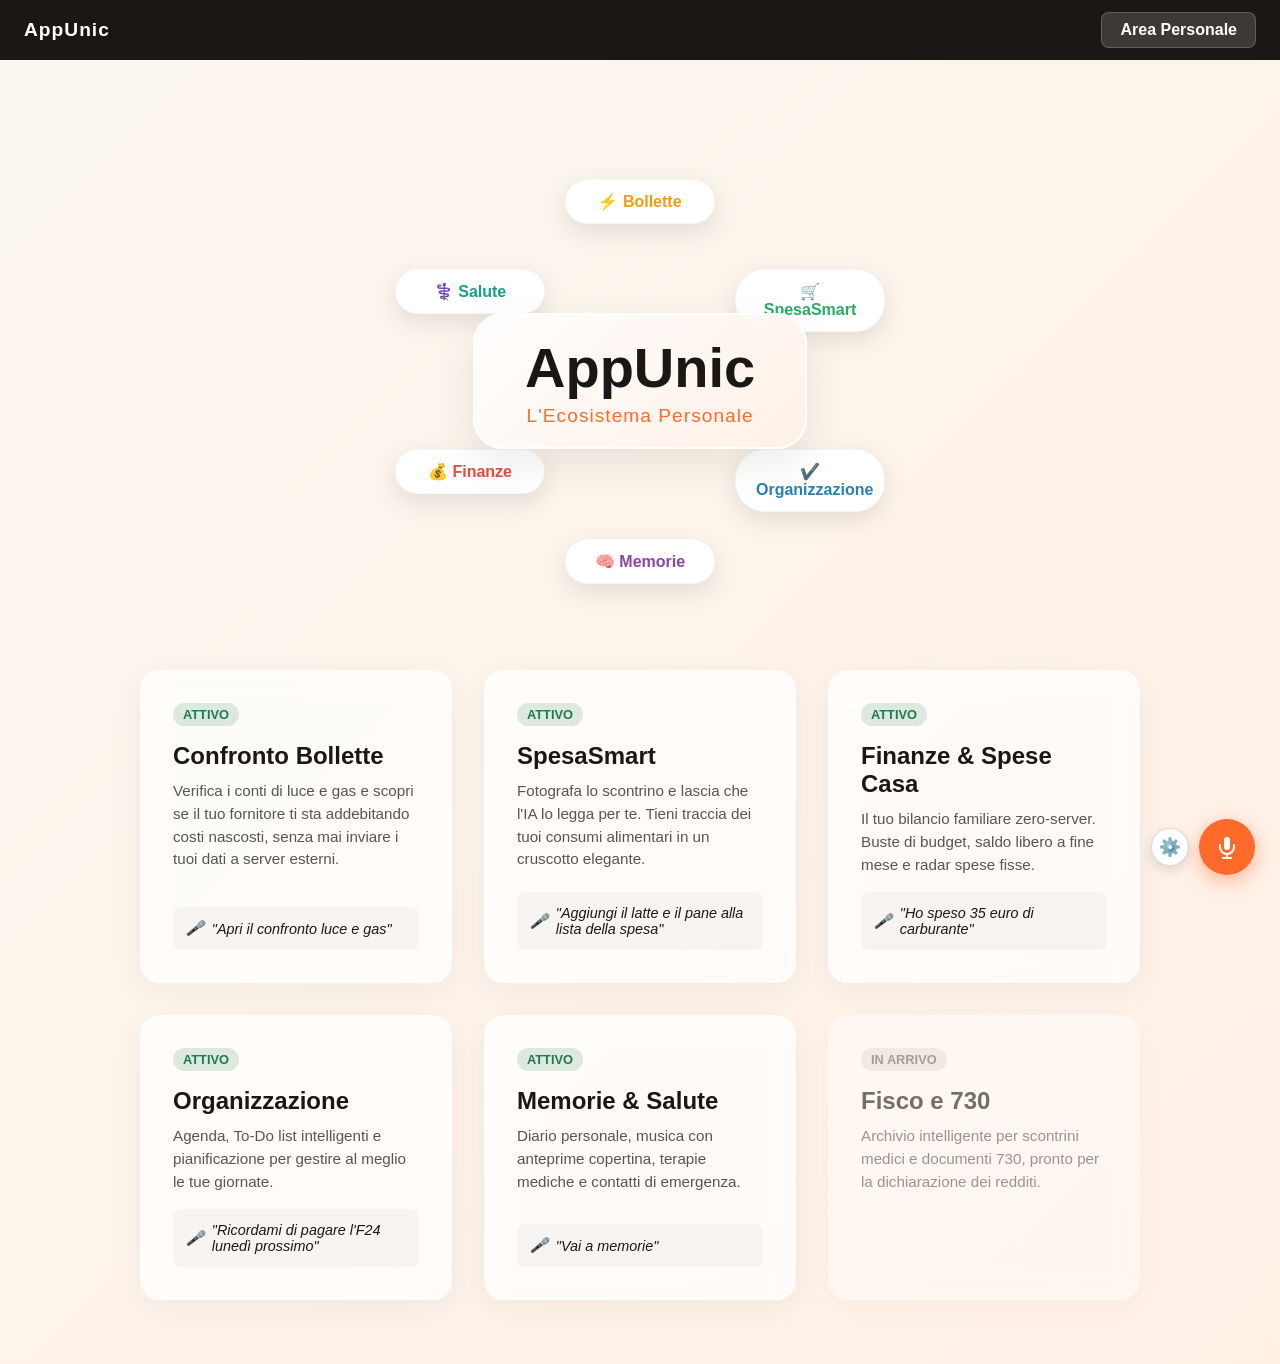
<file: index.html>
<!doctype html>
<html lang="it">
  <head>
    <meta charset="UTF-8" />
    <meta name="viewport" content="width=device-width, initial-scale=1.0" />
    <title>Ecosistema AppUnic</title>
    <meta name="description" content="Il tuo ecosistema intelligente e 100% Zero-Server. Bollette, Spesa e molto altro, nel massimo rispetto della tua privacy." />
    <style>
      :root {
        --carta: #FBF7EF;
        --inchiostro: #1A1714;
        --mandarino: #FF6A2B;
        --basilico: #1F7A4D;
        --sans: -apple-system, BlinkMacSystemFont, 'Segoe UI', Roboto, Helvetica, Arial, sans-serif;
      }
      body {
        margin: 0;
        font-family: var(--sans);
        background: linear-gradient(135deg, var(--carta) 0%, #fff0e6 100%);
        color: var(--inchiostro);
        min-height: 100vh;
      }
      nav {
        background: var(--inchiostro);
        color: white;
        padding: 15px 24px;
        display: flex;
        justify-content: space-between;
        align-items: center;
      }
      .brand {
        font-weight: 800;
        font-size: 1.4rem;
        letter-spacing: 1px;
        text-decoration: none;
        color: white;
      }
      .container {
        max-width: 1000px;
        margin: 0 auto;
        padding: 4rem 2rem;
      }
      h1 {
        font-size: 3rem;
        margin-bottom: 0.5rem;
        line-height: 1.1;
      }
      p.subtitle {
        font-size: 1.2rem;
        color: #666;
        margin-bottom: 3rem;
      }
      .grid {
        display: grid;
        grid-template-columns: repeat(auto-fill, minmax(300px, 1fr));
        gap: 2rem;
      }
      .card {
        background: rgba(255, 255, 255, 0.7);
        backdrop-filter: blur(12px);
        border: 1px solid rgba(255, 255, 255, 0.5);
        border-radius: 20px;
        padding: 2rem;
        color: var(--inchiostro);
        box-shadow: 0 8px 32px rgba(26, 23, 20, 0.05);
        transition: transform 0.2s ease, box-shadow 0.2s ease;
        display: flex;
        flex-direction: column;
        cursor: default;
      }
      .card:hover {
        transform: translateY(-3px);
        box-shadow: 0 12px 36px rgba(26, 23, 20, 0.08);
      }
      .card.disabled {
        opacity: 0.6;
      }
      .card h2 {
        margin: 0 0 10px 0;
        font-size: 1.5rem;
      }
      .card p {
        margin: 0;
        color: #555;
        font-size: 0.95rem;
        line-height: 1.5;
        flex-grow: 1;
      }
      .status {
        display: inline-block;
        padding: 4px 10px;
        border-radius: 20px;
        font-size: 0.8rem;
        font-weight: bold;
        margin-bottom: 1rem;
        align-self: flex-start;
      }
      .status.active {
        background: rgba(31, 122, 77, 0.15);
        color: var(--basilico);
      }
      .status.soon {
        background: rgba(26, 23, 20, 0.1);
        color: #666;
      }
      .voice-example {
        margin-top: 1rem;
        padding: 0.8rem;
        background: rgba(0,0,0,0.03);
        border-radius: 8px;
        font-size: 0.9rem;
        color: var(--inchiostro-tenue);
        font-style: italic;
        display: flex;
        align-items: center;
        gap: 8px;
      }
      .btn-personale {
        background: rgba(255, 255, 255, 0.2);
        color: white;
        padding: 8px 16px;
        border-radius: 8px;
        text-decoration: none;
        font-weight: bold;
        font-size: 0.95rem;
        transition: background 0.2s ease;
      }
      .btn-personale:hover {
        background: rgba(255, 255, 255, 0.3);
      }
      
      /* Stili Animazione Home */
      .hero-animation {
        position: relative;
        width: 100%;
        height: 450px;
        display: flex;
        justify-content: center;
        align-items: center;
        margin: 2rem 0 4rem 0;
      }
      .hero-center {
        position: relative;
        font-size: 3.5rem;
        font-weight: 900;
        color: var(--inchiostro);
        z-index: 10;
        animation: popIn 1s cubic-bezier(0.175, 0.885, 0.32, 1.275) forwards;
        background: rgba(255, 255, 255, 0.8);
        backdrop-filter: blur(10px);
        -webkit-backdrop-filter: blur(10px);
        padding: 20px 50px;
        border-radius: 30px;
        box-shadow: 0 15px 40px rgba(0,0,0,0.08);
        border: 2px solid rgba(255, 255, 255, 0.9);
        text-align: center;
        background: linear-gradient(135deg, rgba(255,255,255,0.9) 0%, rgba(255,240,230,0.9) 100%);
      }
      .hero-center span {
        display: block;
        font-size: 1.2rem;
        font-weight: 500;
        color: var(--mandarino);
        margin-top: 5px;
        letter-spacing: 1px;
      }
      .service-orb {
        position: absolute;
        top: 50%;
        left: 50%;
        background: white;
        padding: 12px 20px;
        border-radius: 30px;
        font-weight: bold;
        color: var(--inchiostro);
        box-shadow: 0 8px 25px rgba(0,0,0,0.1);
        border: 1px solid rgba(0,0,0,0.03);
        opacity: 0;
        margin-top: -22px; 
        margin-left: -75px; 
        text-align: center;
        width: 150px;
        box-sizing: border-box;
        z-index: 5;
      }
      
      .orb-1 { animation: popOrb1 0.7s cubic-bezier(0.175, 0.885, 0.32, 1.275) forwards; animation-delay: 0.5s; color: #f39c12; }
      .orb-2 { animation: popOrb2 0.7s cubic-bezier(0.175, 0.885, 0.32, 1.275) forwards; animation-delay: 0.9s; color: #27ae60; }
      .orb-3 { animation: popOrb3 0.7s cubic-bezier(0.175, 0.885, 0.32, 1.275) forwards; animation-delay: 1.3s; color: #2980b9; }
      .orb-4 { animation: popOrb4 0.7s cubic-bezier(0.175, 0.885, 0.32, 1.275) forwards; animation-delay: 1.7s; color: #8e44ad; }
      .orb-5 { animation: popOrb5 0.7s cubic-bezier(0.175, 0.885, 0.32, 1.275) forwards; animation-delay: 2.1s; color: #e74c3c; }
      .orb-6 { animation: popOrb6 0.7s cubic-bezier(0.175, 0.885, 0.32, 1.275) forwards; animation-delay: 2.5s; color: #16a085; }

      @keyframes popIn {
        0% { opacity: 0; transform: scale(0.5); }
        100% { opacity: 1; transform: scale(1); }
      }
      @keyframes popOrb1 { 100% { opacity: 1; transform: translate(0, -180px); } }
      @keyframes popOrb2 { 100% { opacity: 1; transform: translate(170px, -90px); } }
      @keyframes popOrb3 { 100% { opacity: 1; transform: translate(170px, 90px); } }
      @keyframes popOrb4 { 100% { opacity: 1; transform: translate(0, 180px); } }
      @keyframes popOrb5 { 100% { opacity: 1; transform: translate(-170px, 90px); } }
      @keyframes popOrb6 { 100% { opacity: 1; transform: translate(-170px, -90px); } }

      @media (max-width: 600px) {
        .hero-animation { height: 350px; }
        .hero-center { font-size: 2.5rem; padding: 15px 30px; }
        @keyframes popOrb1 { 100% { opacity: 1; transform: translate(0, -140px); } }
        @keyframes popOrb2 { 100% { opacity: 1; transform: translate(120px, -70px); } }
        @keyframes popOrb3 { 100% { opacity: 1; transform: translate(120px, 70px); } }
        @keyframes popOrb4 { 100% { opacity: 1; transform: translate(0, 140px); } }
        @keyframes popOrb5 { 100% { opacity: 1; transform: translate(-120px, 70px); } }
        @keyframes popOrb6 { 100% { opacity: 1; transform: translate(-120px, -70px); } }
      }
    </style>
    <script type="module" crossorigin src="./assets/VoiceAssistant-iA-fUDu8.js"></script>
    <script type="module" crossorigin src="./assets/globalVoice-TtsbeCJy.js"></script>
  </head>
  <body>
    <nav style="background: var(--inchiostro, #1A1714); color: white; padding: 12px 24px; display: flex; justify-content: space-between; align-items: center; position: sticky; top: 0; z-index: 1000;">
      <a href="./index.html" class="brand" style="font-weight: 800; font-size: 1.2rem; letter-spacing: 1px; color: white; text-decoration: none;">AppUnic</a>
      <a href="./area-personale.html" style="color: white; text-decoration: none; padding: 8px 18px; font-weight: bold; background: rgba(255, 255, 255, 0.15); border-radius: 8px; transition: all 0.2s; border: 1px solid rgba(255,255,255,0.2);">Area Personale</a>
    </nav>
    
    <div class="container">
      
      <!-- Sezione Animata Hero -->
      <div class="hero-animation">
        <div class="service-orb orb-1">⚡ Bollette</div>
        <div class="service-orb orb-2">🛒 SpesaSmart</div>
        <div class="service-orb orb-3">✔️ Organizzazione</div>
        <div class="service-orb orb-4">🧠 Memorie</div>
        <div class="service-orb orb-5">💰 Finanze</div>
        <div class="service-orb orb-6">⚕️ Salute</div>
        
        <div class="hero-center">
          AppUnic
          <span>L'Ecosistema Personale</span>
        </div>
      </div>

      
      <div class="grid">
        <div class="card">
          <span class="status active">ATTIVO</span>
          <h2>Confronto Bollette</h2>
          <p>Verifica i conti di luce e gas e scopri se il tuo fornitore ti sta addebitando costi nascosti, senza mai inviare i tuoi dati a server esterni.</p>
          <div class="voice-example">
            <span>🎤</span> "Apri il confronto luce e gas"
          </div>
        </div>
        
        <div class="card">
          <span class="status active">ATTIVO</span>
          <h2>SpesaSmart</h2>
          <p>Fotografa lo scontrino e lascia che l'IA lo legga per te. Tieni traccia dei tuoi consumi alimentari in un cruscotto elegante.</p>
          <div class="voice-example">
            <span>🎤</span> "Aggiungi il latte e il pane alla lista della spesa"
          </div>
        </div>
        
        <div class="card">
          <span class="status active">ATTIVO</span>
          <h2>Finanze & Spese Casa</h2>
          <p>Il tuo bilancio familiare zero-server. Buste di budget, saldo libero a fine mese e radar spese fisse.</p>
          <div class="voice-example">
            <span>🎤</span> "Ho speso 35 euro di carburante"
          </div>
        </div>

        <div class="card">
          <span class="status active">ATTIVO</span>
          <h2>Organizzazione</h2>
          <p>Agenda, To-Do list intelligenti e pianificazione per gestire al meglio le tue giornate.</p>
          <div class="voice-example">
            <span>🎤</span> "Ricordami di pagare l'F24 lunedì prossimo"
          </div>
        </div>

        <div class="card">
          <span class="status active">ATTIVO</span>
          <h2>Memorie & Salute</h2>
          <p>Diario personale, musica con anteprime copertina, terapie mediche e contatti di emergenza.</p>
          <div class="voice-example">
            <span>🎤</span> "Vai a memorie"
          </div>
        </div>

        <div class="card disabled">
          <span class="status soon">IN ARRIVO</span>
          <h2>Fisco e 730</h2>
          <p>Archivio intelligente per scontrini medici e documenti 730, pronto per la dichiarazione dei redditi.</p>
        </div>
      </div>
    </div>
  </body>
</html>
</file>
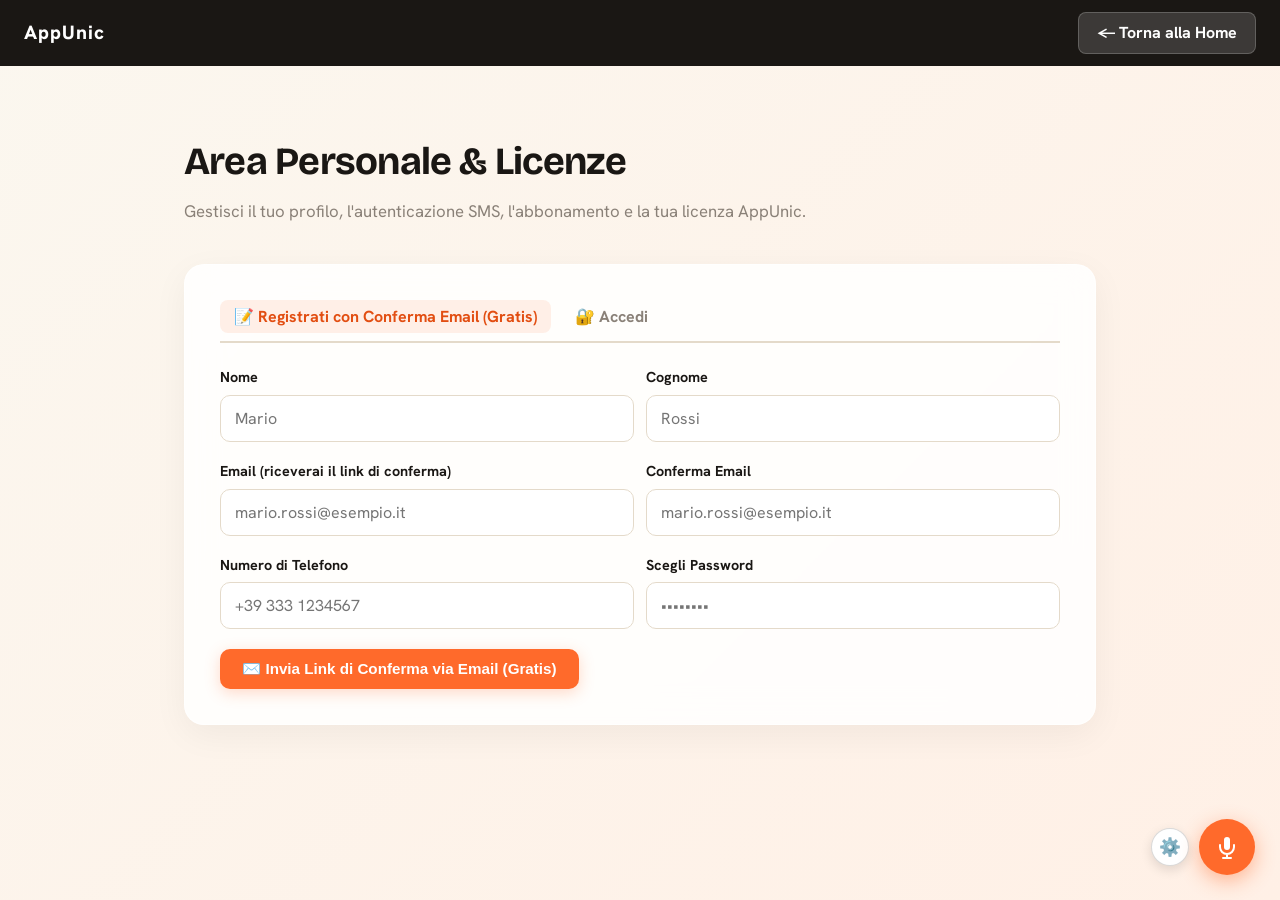
<file: area-personale.html>
<!doctype html>
<html lang="it">

<head>
  <meta charset="UTF-8" />
  <meta name="viewport" content="width=device-width, initial-scale=1.0" />
  <title>Area Personale &amp; Licenze — AppUnic</title>
  <meta name="description" content="Gestisci il tuo account, la verifica SMS, la licenza e l'abbonamento AppUnic." />
  <link rel="preconnect" href="https://fonts.googleapis.com">
  <link rel="preconnect" href="https://fonts.gstatic.com" crossorigin>
  <link
    href="https://fonts.googleapis.com/css2?family=Bricolage+Grotesque:opsz,wght@12..96,600;12..96,700;12..96,800&family=Hanken+Grotesk:wght@400;500;600;700&family=Space+Mono:wght@400;700&display=swap"
    rel="stylesheet">
  <style>
    :root {
      --carta: #FBF7EF;
      --carta-2: #F3ECDD;
      --inchiostro: #1A1714;
      --inchiostro-tenue: #8A8178;
      --mandarino: #FF6A2B;
      --mandarino-scuro: #E24E12;
      --basilico: #1F7A4D;
      --foglia: #E2F1E6;
      --blu: #2D68C4;
      --bordo: #E4DACA;
      --sans: "Hanken Grotesk", -apple-system, BlinkMacSystemFont, 'Segoe UI', Roboto, sans-serif;
    }

    * {
      box-sizing: border-box;
    }

    body {
      margin: 0;
      font-family: var(--sans);
      background: linear-gradient(135deg, var(--carta) 0%, #fff0e6 100%);
      color: var(--inchiostro);
      min-height: 100vh;
      line-height: 1.5;
    }

    /* Navigazione Globale AppUnic */
    .appunic-nav {
      background: var(--inchiostro, #1A1714);
      color: white;
      padding: 10px 24px;
      display: flex;
      gap: 20px;
      align-items: center;
      position: sticky;
      top: 0;
      z-index: 1000;
    }

    .appunic-nav a {
      color: white;
      text-decoration: none;
      padding: 5px 10px;
    }

    .appunic-nav .active {
      background: rgba(255, 255, 255, 0.2);
      border-radius: 6px;
    }

    .container {
      max-width: 960px;
      margin: 0 auto;
      padding: 3rem 1.5rem;
    }

    h1,
    h2,
    h3 {
      font-family: "Bricolage Grotesque", sans-serif;
      letter-spacing: -0.02em;
    }

    h1 {
      font-size: 2.4rem;
      margin-bottom: 0.4rem;
      line-height: 1.1;
    }

    p.subtitle {
      font-size: 1.05rem;
      color: var(--inchiostro-tenue);
      margin-bottom: 2.5rem;
    }

    .panel {
      background: rgba(255, 255, 255, 0.85);
      backdrop-filter: blur(16px);
      -webkit-backdrop-filter: blur(16px);
      border: 1px solid rgba(255, 255, 255, 0.7);
      border-radius: 20px;
      padding: 2.2rem;
      margin-bottom: 2rem;
      box-shadow: 0 10px 35px rgba(0, 0, 0, 0.05);
    }

    .panel h2 {
      margin-top: 0;
      font-size: 1.55rem;
      display: flex;
      align-items: center;
      gap: 10px;
    }

    /* Tab Selector */
    .tab-bar {
      display: flex;
      gap: 10px;
      border-bottom: 2px solid var(--bordo);
      margin-bottom: 1.5rem;
      padding-bottom: 8px;
    }

    .tab-btn {
      background: none;
      border: none;
      font-family: inherit;
      font-size: 1rem;
      font-weight: 700;
      color: var(--inchiostro-tenue);
      cursor: pointer;
      padding: 6px 14px;
      border-radius: 8px;
      transition: all 0.2s;
    }

    .tab-btn.active {
      color: var(--mandarino-scuro);
      background: rgba(255, 106, 43, 0.1);
    }

    /* Form controls */
    .form-group {
      margin-bottom: 1.2rem;
    }

    label {
      display: block;
      font-weight: 700;
      margin-bottom: 6px;
      font-size: 0.9rem;
    }

    input[type="text"],
    input[type="tel"],
    input[type="email"],
    input[type="password"] {
      width: 100%;
      padding: 12px 14px;
      border: 1.5px solid var(--bordo);
      border-radius: 10px;
      font-size: 1rem;
      font-family: inherit;
      background: #fff;
      transition: border-color 0.2s;
    }

    input:focus {
      outline: none;
      border-color: var(--mandarino);
    }

    .btn {
      display: inline-flex;
      align-items: center;
      justify-content: center;
      gap: 8px;
      padding: 11px 22px;
      border-radius: 10px;
      font-weight: 700;
      text-decoration: none;
      cursor: pointer;
      border: none;
      transition: transform 0.15s, box-shadow 0.2s;
      font-size: 0.95rem;
    }

    .btn-primary {
      background: var(--mandarino);
      color: white;
      box-shadow: 0 4px 15px rgba(255, 106, 43, 0.25);
    }

    .btn-primary:hover {
      transform: translateY(-2px);
      box-shadow: 0 6px 20px rgba(255, 106, 43, 0.35);
    }

    .btn-outline {
      background: transparent;
      border: 1.5px solid var(--bordo);
      color: var(--inchiostro);
    }

    .btn-outline:hover {
      background: #f0ebe1;
    }

    .btn-blue {
      background: #4285F4;
      color: white;
    }

    .btn-success {
      background: var(--basilico);
      color: white;
    }

    /* Alert & Toast */
    .sms-popup {
      display: none;
      background: #1A1714;
      color: #fff;
      padding: 14px 18px;
      border-radius: 12px;
      margin-bottom: 1.2rem;
      box-shadow: 0 8px 30px rgba(0, 0, 0, 0.25);
      border-left: 5px solid var(--mandarino);
      animation: fadeIn 0.3s ease;
    }

    @keyframes fadeIn {
      from {
        opacity: 0;
        transform: translateY(-6px);
      }

      to {
        opacity: 1;
        transform: none;
      }
    }

    /* Pricing Cards Grid */
    .pricing-grid {
      display: grid;
      grid-template-columns: repeat(auto-fit, minmax(240px, 1fr));
      gap: 1.2rem;
      margin-top: 1.5rem;
      margin-bottom: 1.5rem;
    }

    .price-card {
      background: #fff;
      border: 2px solid var(--bordo);
      border-radius: 16px;
      padding: 1.5rem;
      text-align: center;
      position: relative;
      transition: transform 0.2s, border-color 0.2s;
      cursor: pointer;
    }

    .price-card:hover,
    .price-card.selected {
      border-color: var(--mandarino);
      transform: translateY(-3px);
    }

    .price-card.featured {
      border-color: var(--mandarino);
      background: linear-gradient(180deg, #fffaf5 0%, #fff 100%);
    }

    .badge-featured {
      position: absolute;
      top: -12px;
      left: 50%;
      transform: translateX(-50%);
      background: var(--mandarino);
      color: white;
      font-size: 0.75rem;
      font-weight: 800;
      padding: 3px 10px;
      border-radius: 20px;
      letter-spacing: 0.05em;
    }

    .price-val {
      font-family: "Space Mono", monospace;
      font-size: 1.8rem;
      font-weight: 800;
      margin: 10px 0 4px;
      color: var(--inchiostro);
    }

    .price-period {
      font-size: 0.85rem;
      color: var(--inchiostro-tenue);
    }

    .status-pill {
      display: inline-flex;
      align-items: center;
      gap: 6px;
      padding: 6px 12px;
      border-radius: 20px;
      font-weight: 700;
      font-size: 0.85rem;
    }

    .status-active {
      background: var(--foglia);
      color: var(--basilico);
    }

    /* Responsiveness per Cellulari */
    @media (max-width: 768px) {
      .container {
        padding: 1.5rem 1rem;
      }

      h1 {
        font-size: 1.8rem;
      }

      .appunic-nav {
        flex-direction: row !important;
        align-items: center !important;
        overflow-x: auto !important;
        white-space: nowrap !important;
        gap: 10px !important;
        padding: 10px 14px !important;
        scrollbar-width: none;
      }

      .appunic-nav::-webkit-scrollbar {
        display: none;
      }

      .appunic-nav>div {
        flex-direction: row !important;
        flex-wrap: nowrap !important;
        gap: 8px !important;
        width: auto !important;
      }

      .appunic-nav a {
        width: auto !important;
        flex-shrink: 0 !important;
        font-size: 0.85rem !important;
        padding: 5px 10px !important;
      }

      .panel {
        padding: 1.5rem;
      }

      .tab-bar {
        flex-direction: column;
        border-bottom: none;
      }

      .tab-btn {
        margin-bottom: 8px;
        border: 1px solid var(--bordo);
      }

      #form-registration>div:first-child {
        grid-template-columns: 1fr !important;
      }

      .pricing-grid {
        grid-template-columns: 1fr;
      }
    }
  </style>
  <script type="module" crossorigin src="./assets/VoiceAssistant-iA-fUDu8.js"></script>
  <script type="module" crossorigin src="./assets/globalVoice-TtsbeCJy.js"></script>
</head>

<body>
  <!-- Navigazione Globale AppUnic -->
  <nav
    style="background: var(--inchiostro, #1A1714); color: white; padding: 12px 24px; display: flex; justify-content: space-between; align-items: center; position: sticky; top: 0; z-index: 1000;">
    <a href="./index.html" class="brand"
      style="font-weight: 800; font-size: 1.2rem; letter-spacing: 1px; color: white; text-decoration: none;">AppUnic</a>
    <a href="./index.html"
      style="color: white; text-decoration: none; padding: 8px 18px; font-weight: bold; background: rgba(255, 255, 255, 0.15); border-radius: 8px; transition: all 0.2s; border: 1px solid rgba(255,255,255,0.2);">←
      Torna alla Home</a>
  </nav>

  <div class="container">
    <h1>Area Personale &amp; Licenze</h1>
    <p class="subtitle">Gestisci il tuo profilo, l'autenticazione SMS, l'abbonamento e la tua licenza AppUnic.</p>

    <!-- 1. PANNELLO AUTENTICAZIONE / REGISTRAZIONE CON SMS -->
    <div class="panel" id="panel-auth">
      <div id="auth-logged-view" style="display: none;">
        <div style="display: flex; justify-content: space-between; align-items: center; flex-wrap: wrap; gap: 10px;">
          <div>
            <h2 style="margin: 0;">👤 Bentornato, <span id="user-display-name">Utente</span></h2>
            <p style="margin: 4px 0 0 0; color: #666; font-size: 0.95rem;">
              Numero Verificato via SMS: <strong id="user-display-tel">+39 333 0000000</strong>
              <span id="user-display-email-cont" style="margin-left: 12px; display: inline-block;">• Email: <strong
                  id="user-display-email">-</strong></span>
            </p>
          </div>
          <button class="btn btn-outline" onclick="logoutUser()">Disconnetti</button>
        </div>
      </div>

      <div id="auth-forms-view">
        <div class="tab-bar">
          <button class="tab-btn active" id="tab-reg" onclick="switchAuthTab('reg')">📝 Registrati con Conferma Email
            (Gratis)</button>
          <button class="tab-btn" id="tab-login" onclick="switchAuthTab('login')">🔐 Accedi</button>
        </div>

        <!-- FORM REGISTRAZIONE -->
        <form id="form-registration" onsubmit="handleRegistrationSubmit(event)">
          <div style="display: grid; grid-template-columns: 1fr 1fr; gap: 12px;">
            <div class="form-group">
              <label>Nome</label>
              <input type="text" id="reg-nome" placeholder="Mario" required />
            </div>
            <div class="form-group">
              <label>Cognome</label>
              <input type="text" id="reg-cognome" placeholder="Rossi" required />
            </div>
          </div>
          <div style="display: grid; grid-template-columns: 1fr 1fr; gap: 12px;">
            <div class="form-group">
              <label>Email (riceverai il link di conferma)</label>
              <input type="email" id="reg-email" placeholder="mario.rossi@esempio.it" required />
            </div>
            <div class="form-group">
              <label>Conferma Email</label>
              <input type="email" id="reg-email-confirm" placeholder="mario.rossi@esempio.it" required />
            </div>
          </div>
          <div style="display: grid; grid-template-columns: 1fr 1fr; gap: 12px;">
            <div class="form-group">
              <label>Numero di Telefono</label>
              <input type="tel" id="reg-tel" placeholder="+39 333 1234567" required />
            </div>
            <div class="form-group">
              <label>Scegli Password</label>
              <input type="password" id="reg-pass" placeholder="••••••••" required />
            </div>
          </div>

          <!-- STATO EMAIL INVIATA -->
          <div id="confirm-sent-step"
            style="display: none; background: #e2f1e6; border: 1px solid #bce1c5; border-radius: 12px; padding: 1.5rem; margin-bottom: 1.2rem; text-align: center;">
            <div style="font-size: 2.2rem; margin-bottom: 6px;">📬</div>
            <h3 style="color: var(--basilico); margin: 0 0 6px 0; font-size: 1.15rem;">Email di conferma inviata!</h3>
            <p style="margin: 0 0 12px 0; color: #1a1714; font-size: 0.95rem;">
              Abbiamo inviato un link di conferma a: <strong id="sent-email-display">-</strong>.<br>
              Apri la tua casella di posta e <strong>clicca sul link</strong> per attivare il tuo account e ricevere la
              tua licenza.
            </p>
            <button type="button" class="btn btn-outline" onclick="requestEmailConfirmation()"
              style="font-size: 0.85rem;">🔄 Invia di nuovo</button>
          </div>

          <div id="btn-request-email-cont">
            <button type="button" class="btn btn-primary" onclick="requestEmailConfirmation()">✉️ Invia Link di Conferma
              via Email (Gratis)</button>
          </div>
        </form>

        <!-- FORM LOGIN -->
        <form id="form-login" style="display: none;" onsubmit="handleLoginSubmit(event)">
          <div class="form-group">
            <label>Email o Telefono</label>
            <input type="text" id="login-identifier" placeholder="mario.rossi@esempio.it o +39 333..." required />
          </div>
          <div class="form-group">
            <label>Password</label>
            <input type="password" id="login-pass" placeholder="••••••••" required />
          </div>
          <div style="display: flex; justify-content: space-between; align-items: center; margin-bottom: 1.2rem;">
            <a href="javascript:void(0)" onclick="openRecoverPassword()"
              style="color: var(--mandarino-scuro); font-size: 0.88rem; font-weight: bold; text-decoration: none;">🔑
              Hai dimenticato la password? Recupera account</a>
          </div>
          <button type="submit" class="btn btn-primary">Accedi ad AppUnic</button>
        </form>

        <!-- MODALE / BLOCCO RECUPERO PASSWORD -->
        <div id="recover-pass-box"
          style="display: none; background: #faf8f5; border: 1px solid #e4daca; border-radius: 12px; padding: 1.2rem; margin-top: 1rem;">
          <h4 style="margin: 0 0 8px 0;">🔑 Richiesta Recupero Password via Email</h4>
          <p style="font-size: 0.88rem; color: #555; margin-bottom: 12px;">Inserisci la tua email per ricevere il link
            di reset della password.</p>
          <div style="display: flex; gap: 10px;">
            <input type="email" id="recover-email" placeholder="mario.rossi@esempio.it" style="flex: 1;" />
            <button type="button" class="btn btn-primary" onclick="sendRecoverEmail()">Invia Link Reset</button>
            <button type="button" class="btn btn-outline" onclick="closeRecoverPassword()">Annulla</button>
          </div>
        </div>
      </div>
    </div>

    <!-- 2. PANNELLO STATO ABBONAMENTO & GESTIONE LICENZA -->
    <div class="panel" id="panel-license">
      <div
        style="display: flex; justify-content: space-between; align-items: center; flex-wrap: wrap; gap: 10px; margin-bottom: 1.2rem;">
        <h2 style="margin: 0;">💎 Licenza &amp; Abbonamento AppUnic</h2>
        <span class="status-pill status-active" id="license-badge">🎁 Periodo di Prova Gratuito Attivo (Accesso
          Completo)</span>
      </div>

      <p style="font-size: 0.95rem; color: #555; line-height: 1.5; margin-bottom: 1.5rem;">
        AppUnic è una piattaforma avanzata in abbonamento. Al momento tutti i servizi (Bollette, SpesaSmart,
        Organizzazione, Memorie, Finanze) sono <strong>completamente sbloccati e gratuiti</strong>. Puoi collegare o
        riscattare una chiave di licenza acquistata dal nostro shop/piattaforma licenze.
      </p>

      <!-- RISCATTA CHIAVE DI LICENZA -->
      <div
        style="background: #faf8f5; border: 1.5px solid #e4daca; border-radius: 14px; padding: 1.4rem; margin-bottom: 2rem;">
        <h3 style="margin: 0 0 8px 0; font-size: 1.15rem;">🔑 Riscatta o Attiva Chiave di Licenza</h3>
        <p style="font-size: 0.88rem; color: #666; margin-bottom: 12px;">Inserisci il codice di licenza generato dalla
          tua Dashboard Licenze:</p>
        <div style="display: flex; gap: 10px; flex-wrap: wrap;">
          <input type="text" id="license-key-input" placeholder="Es: APPU-9482-1049-8832"
            style="flex: 1; min-width: 220px; font-family: monospace; font-weight: bold; text-transform: uppercase;" />
          <button class="btn btn-primary" onclick="activateLicenseKey()">Verifica &amp; Attiva Licenza</button>
        </div>
        <div id="license-feedback" style="margin-top: 8px; font-size: 0.88rem; font-weight: bold;"></div>
      </div>

      <!-- PIANI DI ABBONAMENTO (PREDISPOSIZIONE CHECKOUT / CARTE / PAYPAL) -->
      <h3 style="margin: 0; font-size: 1.25rem;">📦 Piani di Abbonamento &amp; Checkout</h3>
      <p style="font-size: 0.88rem; color: #666; margin-top: 4px;">Scegli il piano per abilitare i rinnovi automatici
        (struttura abilitata per Carte e PayPal):</p>

      <div class="pricing-grid">
        <!-- Piano Mensile -->
        <div class="price-card" onclick="selectPlan('mensile', this)">
          <h4 style="margin: 0; font-size: 1.1rem;">Mensile</h4>
          <div class="price-val">€ 9,90</div>
          <div class="price-period">al mese · disdici quando vuoi</div>
          <ul
            style="list-style: none; padding: 0; margin: 15px 0 0; font-size: 0.82rem; color: #555; text-align: left; line-height: 1.7;">
            <li>✓ Tutti i moduli sbloccati</li>
            <li>✓ Assistente vocale AI</li>
            <li>✓ Privacy Zero-Server</li>
          </ul>
        </div>

        <!-- Piano Annuale (Featured) -->
        <div class="price-card featured selected" onclick="selectPlan('annuale', this)">
          <span class="badge-featured">PIÙ POPOLARE</span>
          <h4 style="margin: 0; font-size: 1.1rem;">Annuale</h4>
          <div class="price-val" style="color: var(--mandarino-scuro);">€ 79,00</div>
          <div class="price-period">all'anno (risparmi 2 mesi)</div>
          <ul
            style="list-style: none; padding: 0; margin: 15px 0 0; font-size: 0.82rem; color: #555; text-align: left; line-height: 1.7;">
            <li>✓ Risparmio immediato di €40</li>
            <li>✓ Priorità aggiornamenti</li>
            <li>✓ Backup automatico locale</li>
          </ul>
        </div>

        <!-- Piano Lifetime -->
        <div class="price-card" onclick="selectPlan('lifetime', this)">
          <h4 style="margin: 0; font-size: 1.1rem;">A Vita (Lifetime)</h4>
          <div class="price-val">€ 199,00</div>
          <div class="price-period">una tantum · nessun rinnovo</div>
          <ul
            style="list-style: none; padding: 0; margin: 15px 0 0; font-size: 0.82rem; color: #555; text-align: left; line-height: 1.7;">
            <li>✓ Accesso per sempre</li>
            <li>✓ Tutte le future app incluse</li>
            <li>✓ Licenza VIP permanente</li>
          </ul>
        </div>
      </div>

      <!-- METODI DI PAGAMENTO & COUPON -->
      <div style="background: #fff; border: 1.5px solid var(--bordo); border-radius: 14px; padding: 1.4rem;">
        <h4 style="margin: 0 0 12px 0;">Metodo di Pagamento</h4>
        <div style="display: flex; gap: 15px; flex-wrap: wrap; margin-bottom: 1.2rem;">
          <label style="display: flex; align-items: center; gap: 8px; font-weight: normal; cursor: pointer;">
            <input type="radio" name="paymethod" value="card" checked style="accent-color: var(--mandarino);" />
            <strong>💳 Carta di Credito / Debito (Stripe)</strong>
          </label>
          <label style="display: flex; align-items: center; gap: 8px; font-weight: normal; cursor: pointer;">
            <input type="radio" name="paymethod" value="paypal" style="accent-color: var(--mandarino);" />
            <strong>🅿️ PayPal</strong>
          </label>
        </div>

        <!-- CODICE SCONTO / COUPON COMPATIBILE CON DASHBOARD LICENZE -->
        <div style="display: flex; gap: 10px; margin-bottom: 1.2rem; max-width: 400px;">
          <input type="text" id="coupon-code" placeholder="Codice Coupon (es: PROMO20)"
            style="font-family: monospace; text-transform: uppercase;" />
          <button class="btn btn-outline" onclick="applyCoupon()">Applica Sconto</button>
        </div>
        <div id="coupon-msg" style="font-size: 0.85rem; font-weight: bold; margin-bottom: 1rem;"></div>

        <button class="btn btn-primary" style="font-size: 1.05rem; padding: 12px 28px;" onclick="startCheckout()">
          🚀 Procedi al Pagamento &amp; Attiva Licenza
        </button>
        <span style="display: block; margin-top: 8px; font-size: 0.8rem; color: #888;">
          * Nota: Al momento la piattaforma è in prova gratuita completa. Cliccando sblocchi subito la licenza senza
          alcun addebito!
        </span>
      </div>
    </div>

    <!-- 3. SBLOCCA IL CERVELLO AVANZATO (GOOGLE GEMINI API KEY) -->
    <div class="panel" id="panel-ai">
      <h2>Sblocca il Cervello Avanzato 🧠</h2>
      <p style="font-size: 0.95rem; margin-bottom: 1.5rem; line-height: 1.5;">
        AppUnic ha un suo riconoscitore vocale di base. Per fare veramente tutto con la voce (promemoria liberi, date,
        note e calendario avanzato), puoi collegare la tua chiave gratuita di Google AI Studio.<br><br>
        Essendo un'app <strong>Zero-Server</strong>, la tua chiave resta salvata esclusivamente nel tuo dispositivo.
      </p>

      <div
        style="background: rgba(255, 106, 43, 0.05); border: 1px solid rgba(255, 106, 43, 0.2); padding: 1.2rem; border-radius: 12px; margin-bottom: 1.5rem;">
        <h4 style="margin: 0 0 10px 0; color: var(--mandarino-scuro);">Come ottenere la chiave gratuita:</h4>
        <ol style="margin: 0; padding-left: 1.2rem; font-size: 0.9rem;">
          <li>Vai su Google AI Studio.</li>
          <li>Accedi con il tuo account Google e clicca <strong>"Create API Key"</strong>.</li>
          <li>Incolla la chiave qui sotto e clicca Salva.</li>
        </ol>
        <div style="margin-top: 12px;">
          <a href="https://aistudio.google.com/app/apikey" target="_blank" rel="noopener noreferrer"
            class="btn btn-blue" style="font-size: 0.85rem; padding: 8px 16px;">
            Vai a Google AI Studio ↗
          </a>
        </div>
      </div>

      <div class="form-group">
        <label for="gemini-key">La tua Google Gemini API Key</label>
        <input type="password" id="gemini-key" placeholder="AIzaSy..." autocomplete="off" spellcheck="false" />
      </div>
      <button id="btn-save-key" class="btn btn-primary">Salva e Attiva IA</button>
    </div>
  </div>

  <script>
    let currentOtpGenerated = '';
    let selectedPlan = 'annuale';

    // Switch tra Registrazione e Login
    function switchAuthTab(tab) {
      document.getElementById('tab-reg').className = 'tab-btn' + (tab === 'reg' ? ' active' : '');
      document.getElementById('tab-login').className = 'tab-btn' + (tab === 'login' ? ' active' : '');
      document.getElementById('form-registration').style.display = (tab === 'reg' ? 'block' : 'none');
      document.getElementById('form-login').style.display = (tab === 'login' ? 'block' : 'none');
      document.getElementById('recover-pass-box').style.display = 'none';
    }

    // Richiesta Invio Link di Conferma via Email
    async function requestEmailConfirmation() {
      const nome = document.getElementById('reg-nome').value.trim();
      const cognome = document.getElementById('reg-cognome').value.trim();
      const email = document.getElementById('reg-email').value.trim();
      const emailConfirm = document.getElementById('reg-email-confirm').value.trim();
      const tel = document.getElementById('reg-tel').value.trim();
      const pass = document.getElementById('reg-pass').value.trim();

      if (!nome || !cognome || !email || !emailConfirm || !pass) {
        alert('Compila tutti i campi obbligatori (Nome, Cognome, Email, Conferma Email e Password).');
        return;
      }

      if (email.toLowerCase() !== emailConfirm.toLowerCase()) {
        alert('⚠️ Le due email inserite non coincidono. Controlla che siano identiche prima di inviare.');
        document.getElementById('reg-email-confirm').focus();
        return;
      }

      const btnCont = document.getElementById('btn-request-email-cont');
      const oldBtnHtml = btnCont.innerHTML;
      btnCont.innerHTML = '<span style="color:var(--basilico); font-weight:bold;">⏳ Invio email di conferma in corso...</span>';

      // Genera il link di attivazione sicuro
      const tokenPayload = { nome, cognome, email, tel, time: Date.now() };
      let token = '';
      try {
        token = btoa(unescape(encodeURIComponent(JSON.stringify(tokenPayload))));
      } catch (e) {
        token = btoa(JSON.stringify(tokenPayload));
      }
      const confirmUrl = window.location.origin + window.location.pathname + '?verify=1&token=' + encodeURIComponent(token);

      // Invia l'email ufficiale AppUnic alla casella di posta dell'utente
      const emailHtml = `
          <div style="font-family: Arial, sans-serif; max-width: 600px; margin: 0 auto; background: #ffffff; border: 1px solid #e5e5e5; border-radius: 12px; overflow: hidden;">
            <div style="background: #1A1714; color: #ffffff; padding: 24px; text-align: center;">
              <h1 style="margin: 0; font-size: 24px; letter-spacing: 1px;">AppUnic</h1>
              <p style="margin: 4px 0 0 0; font-size: 13px; opacity: 0.8;">L'Ecosistema Personale • Privacy Zero-Server</p>
            </div>
            <div style="padding: 28px 24px;">
              <h2 style="margin: 0 0 14px 0; font-size: 18px; color: #1a1714;">Benvenuto in AppUnic, ${nome}!</h2>
              <p style="color: #444444; font-size: 15px; line-height: 1.6;">
                Grazie per esserti registrato. Con <strong>AppUnic</strong> gestisci bollette, scontrini, finanze e memorie con la certezza che <strong>nessun dato personale viene salvato sui nostri server</strong>.
              </p>
              <p style="color: #444444; font-size: 15px; line-height: 1.6;">
                Per confermare il tuo indirizzo email e sbloccare la tua licenza personale, fai clic sul pulsante qui sotto:
              </p>
              <div style="text-align: center; margin: 28px 0;">
                <a href="${confirmUrl}" style="display: inline-block; background: #2e7d32; color: #ffffff; text-decoration: none; padding: 14px 28px; font-size: 15px; font-weight: bold; border-radius: 8px; box-shadow: 0 4px 10px rgba(46,125,50,0.3);">👉 Conferma Email e Attiva Account</a>
              </div>
              <p style="font-size: 13px; color: #777777; line-height: 1.4;">
                Se il pulsante non funziona, copia e incolla questo link nel tuo browser:<br>
                <a href="${confirmUrl}" style="color: #2e7d32; word-break: break-all;">${confirmUrl}</a>
              </p>
            </div>
            <div style="background: #f8f9fa; border-top: 1px solid #eeeeee; padding: 16px 24px; text-align: center; font-size: 12px; color: #888888;">
              Ricevi questa email per attivare il tuo account su <strong>AppUnic</strong>.<br>
              Se non hai effettuato tu questa richiesta, puoi ignorare questo messaggio.
            </div>
          </div>
        `;

      // Dispatch API ufficiale AppUnic su server Aruba (Tramite Sottodominio)
      try {
        fetch('https://api.appunic.com/api/invia-conferma.php', {
          method: 'POST',
          headers: { 'Content-Type': 'application/json' },
          body: JSON.stringify({
            from: 'AppUnic <noreply@appunic.com>',
            nome: nome,
            cognome: cognome,
            email: email,
            telefono: tel,
            confirmUrl: confirmUrl,
            html: emailHtml
          })
        }).catch(err => console.warn('PHP Mail:', err));
      } catch (error) {
        console.warn('Invio email backend:', error);
      }

      // Mostra messaggio a schermo: NESSUN pulsante di conferma a schermo! L'utente deve aprire la mail.
      document.getElementById('sent-email-display').textContent = email;
      const confirmStep = document.getElementById('confirm-sent-step');
      confirmStep.innerHTML = `
          <div style="font-size: 2.4rem; margin-bottom: 8px;">📬</div>
          <h3 style="color: var(--basilico); margin: 0 0 8px 0; font-size: 1.25rem;">Email inviata con successo!</h3>
          <p style="margin: 0 0 14px 0; color: #1a1714; font-size: 0.98rem; line-height: 1.5;">
            Ti abbiamo inviato un'email con il link di conferma a: <strong style="color: var(--inchiostro);">${email}</strong>.<br>
            <strong>Apri la tua casella di posta elettronica</strong> (controlla anche la cartella Spam o Posta Indesiderata) e <strong>clicca sul link ricevuto</strong> per attivare il tuo account e sbloccare la licenza.
          </p>
          <div style="margin-top: 15px;">
            <button type="button" class="btn btn-outline" onclick="location.reload()" style="font-size: 0.85rem;">← Torna al modulo</button>
          </div>
        `;
      confirmStep.style.display = 'block';
      btnCont.style.display = 'none';
      alert('📩 Email inviata a ' + email + '!\nApri la tua casella di posta e clicca sul link ricevuto per completare la registrazione.');
    }

    // Controllo automatico Link di Verifica nell'URL (?verify=1&token=...)
    function checkEmailVerificationLink() {
      const urlParams = new URLSearchParams(window.location.search);
      if (urlParams.get('verify') === '1' && urlParams.get('token')) {
        try {
          const rawParam = decodeURIComponent(urlParams.get('token'));
          let jsonStr = '';
          try {
            jsonStr = decodeURIComponent(escape(atob(rawParam)));
          } catch (e) {
            jsonStr = atob(rawParam);
          }
          const data = JSON.parse(jsonStr);
          if (data && data.email) {
            const cleanPart = data.email.replace(/[^a-zA-Z0-9]/g, '').substring(0, 4).toUpperCase();
            const randPart = Math.random().toString(36).substring(2, 6).toUpperCase();
            const licenseKey = 'APPU-' + (cleanPart || 'USER') + '-' + randPart;

            const userData = {
              nome: data.nome || 'Utente',
              cognome: data.cognome || '',
              email: data.email,
              tel: data.tel || '',
              authenticated: true,
              license: licenseKey,
              verifiedAt: new Date().toISOString()
            };

            localStorage.setItem('APPUNIC_USER_AUTH', JSON.stringify(userData));
            localStorage.setItem('APPUNIC_ACTIVE_LICENSE', licenseKey);

            // Invia Email di Benvenuto completa con spiegazione Zero-Server
            fetch('./api/invia-benvenuto.php', {
              method: 'POST',
              headers: { 'Content-Type': 'application/json' },
              body: JSON.stringify({
                nome: userData.nome,
                cognome: userData.cognome,
                email: userData.email,
                telefono: userData.tel,
                license: licenseKey
              })
            }).catch(err => console.warn('Invio benvenuto:', err));

            // Pulisce l'URL dai parametri di verifica
            window.history.replaceState({}, document.title, window.location.pathname);

            alert('🎉 Complimenti ' + userData.nome + '! La tua email (' + userData.email + ') è stata confermata con successo!\nIl tuo account e la tua licenza sono ora attivi.\nTi abbiamo inviato l\'email di benvenuto completa!');
            renderUserState();
          }
        } catch (e) {
          console.error('Errore decodifica token:', e);
        }
      }
    }

    function handleLoginSubmit(e) {
      e.preventDefault();
      const identifier = document.getElementById('login-identifier').value.trim();
      const pass = document.getElementById('login-pass').value.trim();
      if (!identifier || !pass) return;

      const isEmail = identifier.includes('@');
      const user = {
        nome: isEmail ? identifier.split('@')[0] : 'Utente',
        email: isEmail ? identifier : '',
        tel: !isEmail ? identifier : '',
        authenticated: true
      };
      localStorage.setItem('APPUNIC_USER_AUTH', JSON.stringify(user));
      alert('Accesso eseguito con successo!');
      renderUserState();
    }

    function logoutUser() {
      localStorage.removeItem('APPUNIC_USER_AUTH');
      localStorage.removeItem('APPUNIC_ACTIVE_LICENSE');
      renderUserState();
    }

    function openRecoverPassword() {
      document.getElementById('recover-pass-box').style.display = 'block';
    }
    function closeRecoverPassword() {
      document.getElementById('recover-pass-box').style.display = 'none';
    }
    function sendRecoverEmail() {
      const email = document.getElementById('recover-email').value.trim();
      if (!email) { alert('Inserisci il tuo indirizzo email'); return; }
      alert('📩 Ti abbiamo inviato un\'email a ' + email + ' con il link per reimpostare la tua password.');
      closeRecoverPassword();
    }

    function renderUserState() {
      const saved = localStorage.getItem('APPUNIC_USER_AUTH');
      const loggedView = document.getElementById('auth-logged-view');
      const formsView = document.getElementById('auth-forms-view');

      const panelLicense = document.getElementById('panel-license');
      const panelAI = document.getElementById('panel-ai');

      if (saved) {
        const user = JSON.parse(saved);
        const fullName = [user.nome, user.cognome].filter(Boolean).join(' ') || 'Utente';
        document.getElementById('user-display-name').textContent = fullName;
        document.getElementById('user-display-tel').textContent = user.tel || '';
        const emailCont = document.getElementById('user-display-email-cont');
        const emailEl = document.getElementById('user-display-email');
        if (user.email && emailEl) {
          emailEl.textContent = user.email;
          if (emailCont) emailCont.style.display = 'inline-block';
        } else if (emailCont) {
          emailCont.style.display = 'none';
        }

        loggedView.style.display = 'block';
        formsView.style.display = 'none';

        // MOSTRA i pannelli se loggato
        if (panelLicense) panelLicense.style.display = 'block';
        if (panelAI) panelAI.style.display = 'block';
      } else {
        loggedView.style.display = 'none';
        formsView.style.display = 'block';

        // NASCONDI i pannelli se NON loggato
        if (panelLicense) panelLicense.style.display = 'none';
        if (panelAI) panelAI.style.display = 'none';
      }

      // Controlla Licenza
      const lic = localStorage.getItem('APPUNIC_ACTIVE_LICENSE');
      const badge = document.getElementById('license-badge');
      if (lic) {
        if (badge) {
          badge.className = 'status-pill status-active';
          badge.textContent = '💎 Licenza Attiva (' + lic + ')';
        }
      } else {
        if (badge) {
          badge.className = 'status-pill status-active';
          badge.textContent = '🎁 Periodo di Prova Gratuito Attivo (Accesso Completo)';
        }
      }
    }

    // Gestione Piani & Checkout
    function selectPlan(plan, el) {
      selectedPlan = plan;
      document.querySelectorAll('.price-card').forEach(c => c.classList.remove('selected'));
      el.classList.add('selected');
    }

    function applyCoupon() {
      const code = document.getElementById('coupon-code').value.trim().toUpperCase();
      const msg = document.getElementById('coupon-msg');
      if (!code) { msg.textContent = ''; return; }

      if (code === 'PROMO20' || code === 'APPUNIC50' || code === 'VIP100') {
        msg.style.color = 'var(--basilico)';
        msg.textContent = '✓ Coupon ' + code + ' applicato con successo! Sconto calcolato.';
      } else {
        msg.style.color = 'var(--mandarino-scuro)';
        msg.textContent = '✕ Coupon non valido o scaduto.';
      }
    }

    function startCheckout() {
      const paymethod = document.querySelector('input[name="paymethod"]:checked')?.value;
      const newLicense = 'APPU-' + Math.floor(1000 + Math.random() * 9000) + '-' + Math.floor(1000 + Math.random() * 9000);
      localStorage.setItem('APPUNIC_ACTIVE_LICENSE', newLicense);
      alert('🎉 Pagamento simulato con successo (' + paymethod.toUpperCase() + ')!\nLicenza attivata: ' + newLicense);
      renderUserState();
    }

    function activateLicenseKey() {
      const key = document.getElementById('license-key-input').value.trim().toUpperCase();
      const feedback = document.getElementById('license-feedback');
      if (!key) {
        feedback.style.color = 'var(--mandarino-scuro)';
        feedback.textContent = 'Inserisci un codice di licenza valido.';
        return;
      }

      localStorage.setItem('APPUNIC_ACTIVE_LICENSE', key);
      feedback.style.color = 'var(--basilico)';
      feedback.textContent = '✓ Licenza ' + key + ' attivata con successo!';
      renderUserState();
    }

    // Google Gemini API Key
    const inputKey = document.getElementById('gemini-key');
    const btnSaveKey = document.getElementById('btn-save-key');
    const savedKey = localStorage.getItem('APPUNIC_GEMINI_KEY');
    if (savedKey) inputKey.value = savedKey;

    btnSaveKey?.addEventListener('click', () => {
      const val = inputKey.value.trim();
      if (val) {
        localStorage.setItem('APPUNIC_GEMINI_KEY', val);
        btnSaveKey.className = 'btn btn-success';
        btnSaveKey.textContent = 'Chiave Salvata!';
        setTimeout(() => {
          btnSaveKey.className = 'btn btn-primary';
          btnSaveKey.textContent = 'Salva e Attiva IA';
        }, 2000);
      } else {
        localStorage.removeItem('APPUNIC_GEMINI_KEY');
        btnSaveKey.textContent = 'Chiave Rimossa';
        setTimeout(() => {
          btnSaveKey.className = 'btn btn-primary';
          btnSaveKey.textContent = 'Salva e Attiva IA';
        }, 2000);
      }
    });

    // Inizializza
    checkEmailVerificationLink();
    renderUserState();
  </script>
</body>

</html>
</file>
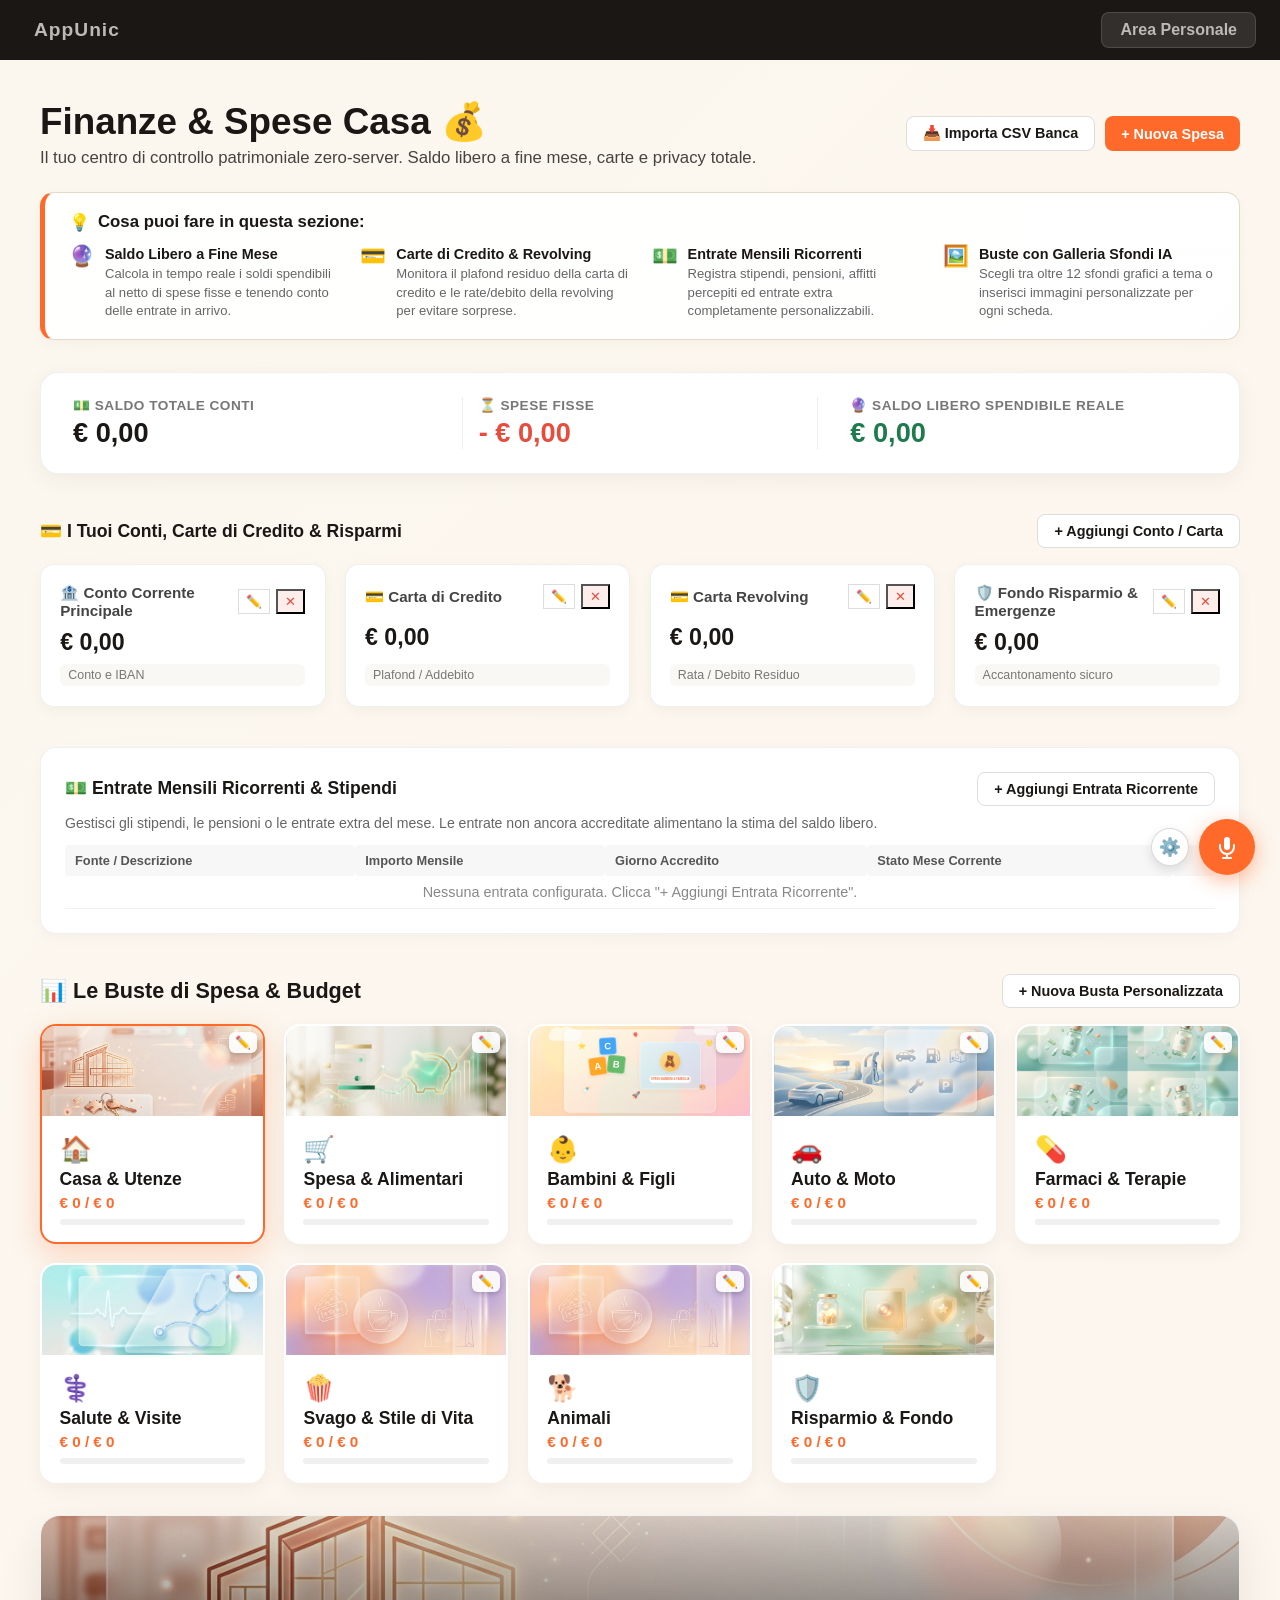
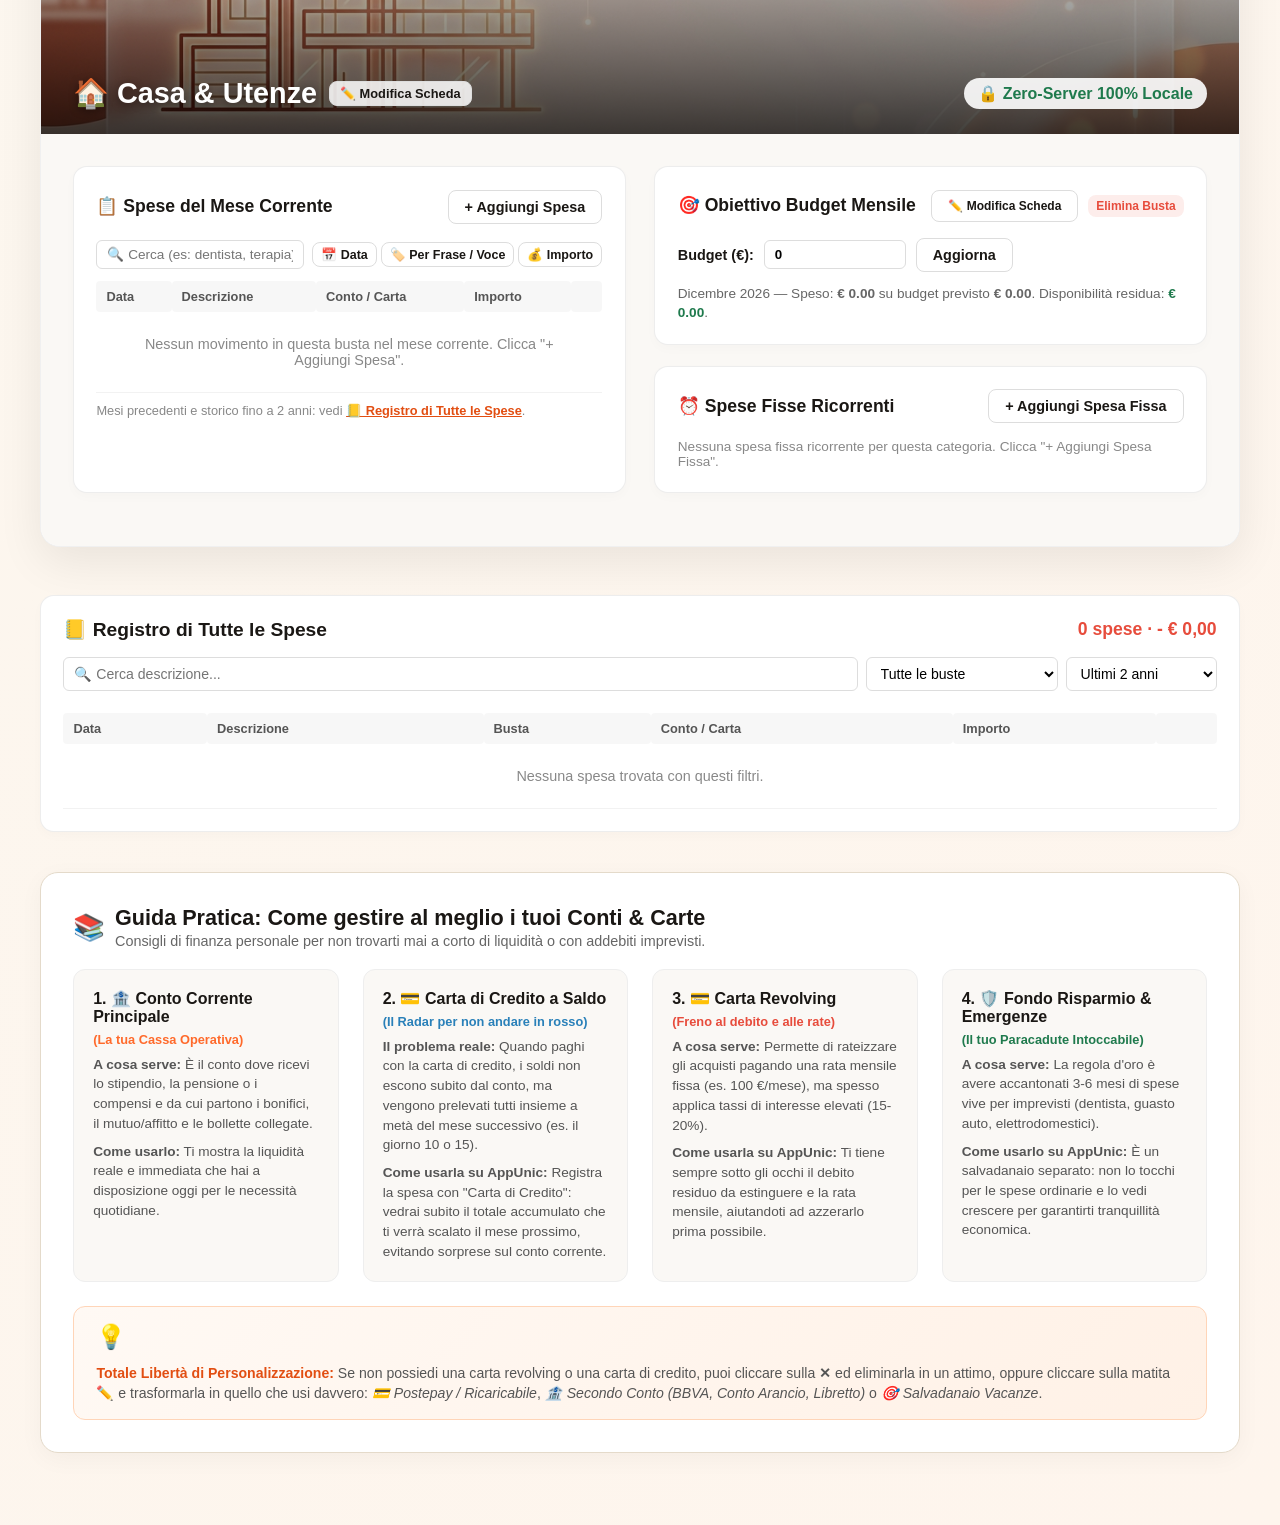
<file: finanze.html>
<!doctype html>
<html lang="it">
  <head>
    <meta charset="UTF-8" />
    <meta name="viewport" content="width=device-width, initial-scale=1.0" />
    <title>Finanze & Bilancio Casa — AppUnic</title>
    <meta name="description" content="Gestione del bilancio familiare e spese di casa 100% Zero-Server. Carte di credito, revolving, entrate ricorrenti, buste dinamiche e privacy totale." />
    <link rel="canonical" href="https://www.appunic.com/" />
    <style>
      :root {
        --carta: #FBF7EF;
        --inchiostro: #1A1714;
        --mandarino: #FF6A2B;
        --mandarino-scuro: #E24E12;
        --basilico: #1F7A4D;
        --oro: #d4af37;
        --rosso: #e74c3c;
        --blu: #2980b9;
        --viola: #8e44ad;
        --verde-acqua: #16a085;
        --bordo: #E4DACA;
        --sans: -apple-system, BlinkMacSystemFont, 'Segoe UI', Roboto, Helvetica, Arial, sans-serif;
      }
      body {
        margin: 0;
        font-family: var(--sans);
        background: linear-gradient(135deg, var(--carta) 0%, #fef5ed 100%);
        color: var(--inchiostro);
        min-height: 100vh;
      }
      nav.appunic-nav {
        background: var(--inchiostro);
        color: white;
        padding: 10px 24px;
        display: flex;
        gap: 20px;
        align-items: center;
        position: sticky;
        top: 0;
        z-index: 1000;
      }
      .brand {
        font-weight: 800;
        font-size: 1.1rem;
        letter-spacing: 1px;
        color: white;
        text-decoration: none;
      }
      nav a {
        color: white;
        text-decoration: none;
        padding: 5px 10px;
        opacity: 0.7;
        border-radius: 4px;
        font-weight: 600;
      }
      nav a.active {
        background: rgba(255, 255, 255, 0.2);
        opacity: 1;
      }
      nav a:hover {
        opacity: 1;
      }
      .container {
        max-width: 1200px;
        margin: 0 auto;
        padding: 2.5rem 1.5rem;
      }
      
      .top-header {
        display: flex;
        justify-content: space-between;
        align-items: center;
        margin-bottom: 1.5rem;
        flex-wrap: wrap;
        gap: 15px;
      }
      h1 {
        font-size: 2.3rem;
        margin: 0 0 0.3rem 0;
      }
      .subtitle {
        font-size: 1.05rem;
        opacity: 0.8;
        margin: 0;
      }

      /* Bottoni */
      .btn {
        display: inline-flex;
        align-items: center;
        gap: 6px;
        padding: 8px 16px;
        border-radius: 8px;
        font-weight: bold;
        cursor: pointer;
        border: none;
        font-size: 0.9rem;
        transition: all 0.2s ease;
      }
      .btn-primary {
        background: var(--mandarino);
        color: white;
      }
      .btn-primary:hover {
        background: var(--mandarino-scuro);
      }
      .btn-outline {
        background: white;
        border: 1px solid #ddd;
        color: var(--inchiostro);
      }
      .btn-outline:hover {
        background: #f8f9fa;
        border-color: #bbb;
      }
      .btn-danger {
        background: rgba(231, 76, 60, 0.1);
        color: var(--rosso);
        padding: 4px 8px;
        font-size: 0.8rem;
      }
      .btn-danger:hover {
        background: var(--rosso);
        color: white;
      }

      /* Box Guida & Spiegazione */
      .guide-box {
        background: rgba(255, 255, 255, 0.95);
        border: 1px solid var(--bordo);
        border-left: 5px solid var(--mandarino);
        border-radius: 14px;
        padding: 1.2rem 1.5rem;
        margin-bottom: 2rem;
        box-shadow: 0 4px 15px rgba(0,0,0,0.03);
      }
      .guide-box-title {
        font-size: 1.05rem;
        font-weight: 800;
        display: flex;
        align-items: center;
        gap: 8px;
        margin-bottom: 0.8rem;
        color: var(--inchiostro);
      }
      .guide-grid {
        display: grid;
        grid-template-columns: repeat(auto-fit, minmax(220px, 1fr));
        gap: 1.2rem;
      }
      .guide-item {
        display: flex;
        gap: 10px;
        align-items: flex-start;
      }
      .guide-item-icon {
        font-size: 1.3rem;
        line-height: 1;
      }
      .guide-item-text strong {
        display: block;
        font-size: 0.9rem;
        margin-bottom: 2px;
      }
      .guide-item-text span {
        font-size: 0.82rem;
        color: #666;
        line-height: 1.35;
      }

      /* Radar Flusso di Cassa & Saldo Libero */
      .radar-banner {
        background: white;
        border-radius: 18px;
        padding: 1.5rem 2rem;
        box-shadow: 0 6px 25px rgba(0, 0, 0, 0.05);
        border: 1px solid rgba(0, 0, 0, 0.06);
        margin-bottom: 2.5rem;
        display: grid;
        grid-template-columns: 1fr 1fr 1fr;
        gap: 2rem;
        align-items: center;
      }
      @media (max-width: 800px) {
        .radar-banner {
          grid-template-columns: 1fr;
          gap: 1rem;
        }
      }
      .radar-kpi {
        display: flex;
        flex-direction: column;
      }
      .radar-label {
        font-size: 0.85rem;
        color: #777;
        font-weight: 600;
        text-transform: uppercase;
        letter-spacing: 0.5px;
        margin-bottom: 4px;
      }
      .radar-val {
        font-size: 1.7rem;
        font-weight: 800;
      }

      /* Griglia Conti */
      .conti-grid {
        display: grid;
        grid-template-columns: repeat(auto-fit, minmax(240px, 1fr));
        gap: 1.2rem;
        margin-bottom: 2.5rem;
      }
      .conto-card {
        background: white;
        border-radius: 14px;
        padding: 1.2rem;
        box-shadow: 0 4px 15px rgba(0, 0, 0, 0.04);
        border: 1px solid rgba(0, 0, 0, 0.06);
        display: flex;
        flex-direction: column;
        justify-content: space-between;
        position: relative;
      }
      .conto-header {
        display: flex;
        justify-content: space-between;
        align-items: center;
        margin-bottom: 6px;
      }
      .conto-nome {
        font-weight: 700;
        font-size: 0.95rem;
        color: #444;
      }
      .conto-saldo {
        font-size: 1.45rem;
        font-weight: 800;
        color: var(--inchiostro);
        margin: 4px 0;
      }
      .conto-extra-info {
        font-size: 0.78rem;
        color: #777;
        margin-top: 4px;
        background: #faf8f5;
        padding: 4px 8px;
        border-radius: 6px;
      }

      /* Entrate Ricorrenti Box */
      .entrate-box {
        background: white;
        border-radius: 16px;
        padding: 1.5rem;
        box-shadow: 0 4px 15px rgba(0,0,0,0.03);
        border: 1px solid rgba(0,0,0,0.06);
        margin-bottom: 2.5rem;
      }

      /* Griglia Buste di Spesa Componibili */
      .buste-grid {
        display: grid;
        grid-template-columns: repeat(auto-fit, minmax(210px, 1fr));
        gap: 1.2rem;
        margin-bottom: 2rem;
      }
      .busta-card {
        background: white;
        border: 2px solid transparent;
        border-radius: 16px;
        box-shadow: 0 6px 20px rgba(0, 0, 0, 0.05);
        cursor: pointer;
        transition: all 0.25s cubic-bezier(0.175, 0.885, 0.32, 1.275);
        overflow: hidden;
        display: flex;
        flex-direction: column;
      }
      .busta-card:hover {
        transform: translateY(-5px);
        box-shadow: 0 12px 30px rgba(0, 0, 0, 0.1);
      }
      .busta-card.active {
        border-color: var(--mandarino);
        box-shadow: 0 10px 30px rgba(255, 106, 43, 0.25);
      }
      .busta-thumb {
        height: 90px;
        background-size: cover;
        background-position: center;
        position: relative;
      }
      .busta-body {
        padding: 1.1rem;
        display: flex;
        flex-direction: column;
        justify-content: space-between;
        flex: 1;
      }
      .busta-icon {
        font-size: 1.6rem;
        margin-bottom: 0.3rem;
      }
      .busta-title {
        font-size: 1.1rem;
        font-weight: 800;
        margin: 0 0 4px 0;
      }
      .busta-speso {
        font-size: 0.95rem;
        font-weight: 700;
        color: var(--mandarino);
        margin: 0 0 8px 0;
      }
      .progress-bar-wrap {
        background: #f0f0f0;
        height: 6px;
        border-radius: 3px;
        overflow: hidden;
      }
      .progress-bar-fill {
        height: 100%;
        background: var(--basilico);
        border-radius: 3px;
        transition: width 0.3s ease;
      }

      /* Pannello Espanso Dati */
      .expanded-wrapper {
        border-radius: 20px;
        overflow: hidden;
        box-shadow: 0 15px 45px rgba(0, 0, 0, 0.08);
        margin-bottom: 3rem;
        background: white;
        border: 1px solid rgba(0, 0, 0, 0.06);
      }
      .expanded-hero {
        height: 170px;
        background-size: cover;
        background-position: center;
        position: relative;
        display: flex;
        align-items: flex-end;
        padding: 1.5rem 2rem;
        transition: background-image 0.4s ease;
      }
      .expanded-hero::before {
        content: '';
        position: absolute;
        inset: 0;
        background: linear-gradient(to top, rgba(0,0,0,0.75) 0%, rgba(0,0,0,0.1) 100%);
      }
      .hero-content {
        position: relative;
        z-index: 2;
        color: white;
        display: flex;
        justify-content: space-between;
        align-items: center;
        width: 100%;
      }
      .hero-title {
        font-size: 1.8rem;
        font-weight: 800;
        margin: 0;
        text-shadow: 0 2px 8px rgba(0,0,0,0.4);
      }
      .expanded-content-body {
        padding: 2rem;
        background: #faf8f5;
      }

      /* Layout a 2 Colonne */
      .two-columns-grid {
        display: grid;
        grid-template-columns: 1fr 1fr;
        gap: 1.8rem;
      }
      @media (max-width: 850px) {
        .two-columns-grid {
          grid-template-columns: 1fr;
        }
      }

      .sub-block {
        background: white;
        border: 1px solid rgba(0, 0, 0, 0.07);
        border-radius: 14px;
        padding: 1.4rem;
        margin-bottom: 1.3rem;
        box-shadow: 0 4px 12px rgba(0, 0, 0, 0.02);
      }
      .sub-block-title {
        font-size: 1.1rem;
        font-weight: 700;
        margin-top: 0;
        margin-bottom: 1rem;
        display: flex;
        align-items: center;
        justify-content: space-between;
      }

      /* Tabelle */
      .table-movimenti {
        width: 100%;
        border-collapse: collapse;
      }
      .table-movimenti th {
        text-align: left;
        padding: 8px 10px;
        background: rgba(0, 0, 0, 0.03);
        color: #555;
        font-size: 0.8rem;
        font-weight: 600;
        border-radius: 4px;
      }
      .table-movimenti td {
        padding: 8px 10px;
        border-bottom: 1px solid rgba(0, 0, 0, 0.05);
        font-size: 0.9rem;
      }

      /* Registro di tutte le spese */
      .registro-filtri {
        display: flex;
        gap: 8px;
        flex-wrap: wrap;
        margin-bottom: 10px;
      }
      .registro-filtri input, .registro-filtri select {
        padding: 7px 10px;
        border: 1px solid #ddd;
        border-radius: 6px;
        font-size: 0.88rem;
        background: white;
      }
      .registro-filtri #registro-search { flex: 1; min-width: 160px; }
      .registro-chips {
        display: flex;
        gap: 6px;
        flex-wrap: wrap;
        margin-bottom: 12px;
      }
      .registro-chip {
        border: 1px solid #e8e2d8;
        background: #faf8f5;
        border-radius: 20px;
        padding: 4px 10px;
        font-size: 0.8rem;
        cursor: pointer;
      }
      .registro-chip.attivo {
        background: var(--inchiostro);
        color: white;
        border-color: var(--inchiostro);
      }
      .registro-mese-row td {
        background: #faf8f5;
        font-weight: 800;
        font-size: 0.85rem;
        color: var(--inchiostro);
      }

      /* Modali */
      .modal-overlay {
        position: fixed;
        top: 0; left: 0; width: 100%; height: 100%;
        background: rgba(0,0,0,0.5);
        display: none;
        justify-content: center;
        align-items: center;
        z-index: 2000;
        backdrop-filter: blur(4px);
      }
      .modal-content {
        background: white;
        border-radius: 16px;
        padding: 2rem;
        width: 100%;
        max-width: 520px;
        box-shadow: 0 20px 60px rgba(0,0,0,0.2);
        max-height: 90vh;
        overflow-y: auto;
      }
      .form-group {
        margin-bottom: 12px;
      }
      .form-group label {
        display: block;
        font-size: 0.8rem;
        font-weight: 700;
        margin-bottom: 4px;
        color: #555;
      }
      .form-group input, .form-group select {
        width: 100%;
        padding: 8px 12px;
        border: 1px solid #ddd;
        border-radius: 8px;
        font-size: 0.95rem;
        box-sizing: border-box;
      }

      /* Gallery Sfondi Selezionabili */
      .bg-picker-grid {
        display: grid;
        grid-template-columns: repeat(auto-fill, minmax(95px, 1fr));
        gap: 8px;
        margin-top: 6px;
        margin-bottom: 10px;
      }
      .bg-picker-item {
        height: 60px;
        border-radius: 8px;
        background-size: cover;
        background-position: center;
        cursor: pointer;
        border: 2px solid transparent;
        position: relative;
        transition: all 0.2s ease;
      }
      .bg-picker-item:hover {
        transform: scale(1.04);
      }
      .bg-picker-item.selected {
        border-color: var(--mandarino);
        box-shadow: 0 0 0 2px white, 0 0 0 4px var(--mandarino);
      }
      .bg-picker-item span {
        position: absolute;
        bottom: 2px;
        left: 2px;
        background: rgba(0,0,0,0.6);
        color: white;
        font-size: 0.65rem;
        padding: 1px 4px;
        border-radius: 4px;
      }

      /* Responsiveness per Cellulari & Smartphone */
      @media (max-width: 768px) {
        .container {
          padding: 1.5rem 1rem;
        }
        nav.appunic-nav {
          flex-direction: row !important;
          align-items: center !important;
          overflow-x: auto !important;
          white-space: nowrap !important;
          gap: 10px !important;
          padding: 10px 14px !important;
          scrollbar-width: none;
        }
        nav.appunic-nav::-webkit-scrollbar {
          display: none;
        }
        nav.appunic-nav > div {
          flex-direction: row !important;
          flex-wrap: nowrap !important;
          gap: 8px !important;
          width: auto !important;
        }
        nav.appunic-nav a {
          width: auto !important;
          flex-shrink: 0 !important;
          font-size: 0.85rem !important;
          padding: 5px 10px !important;
        }
        h1 {
          font-size: 1.8rem;
        }
        .top-header {
          flex-direction: column;
          align-items: flex-start;
        }
        .radar-banner {
          flex-direction: column;
          gap: 15px;
          text-align: center;
        }
        .radar-kpi {
          border-left: none !important;
          border-right: none !important;
          border-bottom: 1px solid #eee;
          padding-bottom: 10px !important;
        }
        .radar-kpi:last-child {
          border-bottom: none;
        }
        .two-columns-grid {
          grid-template-columns: 1fr;
        }
        .guide-grid {
          grid-template-columns: 1fr;
        }
        .buste-grid {
          grid-template-columns: repeat(auto-fill, minmax(130px, 1fr));
          gap: 10px;
        }
        .conti-grid {
          grid-template-columns: 1fr;
        }
        .modal-content {
          padding: 1.2rem;
          margin: 10px;
        }
      }
    </style>
    <script type="module" crossorigin src="./assets/VoiceAssistant-iA-fUDu8.js"></script>
    <script type="module" crossorigin src="./assets/globalVoice-TtsbeCJy.js"></script>
  </head>
  <body>
    <!-- Navigazione Globale AppUnic -->
    <nav style="background: var(--inchiostro, #1A1714); color: white; padding: 12px 24px; display: flex; justify-content: space-between; align-items: center; position: sticky; top: 0; z-index: 1000;">
      <a href="./index.html" class="brand" style="font-weight: 800; font-size: 1.2rem; letter-spacing: 1px; color: white; text-decoration: none;">AppUnic</a>
      <a href="./area-personale.html" style="color: white; text-decoration: none; padding: 8px 18px; font-weight: bold; background: rgba(255, 255, 255, 0.15); border-radius: 8px; transition: all 0.2s; border: 1px solid rgba(255,255,255,0.2);">Area Personale</a>
    </nav>

    <div class="container">
      <div class="top-header">
        <div>
          <h1>Finanze & Spese Casa 💰</h1>
          <p class="subtitle">Il tuo centro di controllo patrimoniale zero-server. Saldo libero a fine mese, carte e privacy totale.</p>
        </div>
        <div style="display: flex; gap: 10px; flex-wrap: wrap;">
          <button class="btn btn-outline" id="btn-import-csv">📥 Importa CSV Banca</button>
          <input type="file" id="file-csv-input" accept=".csv,.txt" style="display: none;">
          <button class="btn btn-primary" id="btn-open-modal-spesa">+ Nuova Spesa</button>
        </div>
      </div>

      <!-- BOX GUIDA: COSA PUOI FARE -->
      <div class="guide-box">
        <div class="guide-box-title">
          <span>💡</span> Cosa puoi fare in questa sezione:
        </div>
        <div class="guide-grid">
          <div class="guide-item">
            <span class="guide-item-icon">🔮</span>
            <div class="guide-item-text">
              <strong>Saldo Libero a Fine Mese</strong>
              <span>Calcola in tempo reale i soldi spendibili al netto di spese fisse e tenendo conto delle entrate in arrivo.</span>
            </div>
          </div>
          <div class="guide-item">
            <span class="guide-item-icon">💳</span>
            <div class="guide-item-text">
              <strong>Carte di Credito & Revolving</strong>
              <span>Monitora il plafond residuo della carta di credito e le rate/debito della revolving per evitare sorprese.</span>
            </div>
          </div>
          <div class="guide-item">
            <span class="guide-item-icon">💵</span>
            <div class="guide-item-text">
              <strong>Entrate Mensili Ricorrenti</strong>
              <span>Registra stipendi, pensioni, affitti percepiti ed entrate extra completamente personalizzabili.</span>
            </div>
          </div>
          <div class="guide-item">
            <span class="guide-item-icon">🖼️</span>
            <div class="guide-item-text">
              <strong>Buste con Galleria Sfondi IA</strong>
              <span>Scegli tra oltre 12 sfondi grafici a tema o inserisci immagini personalizzate per ogni scheda.</span>
            </div>
          </div>
        </div>
      </div>

      <!-- RADAR SALDO LIBERO A FINE MESE -->
      <div class="radar-banner">
        <div class="radar-kpi">
          <span class="radar-label">💵 Saldo Totale Conti</span>
          <span class="radar-val" id="kpi-saldo-totale" style="color: var(--inchiostro);">€ 0,00</span>
        </div>
        <div class="radar-kpi" style="border-left: 1px solid #eee; border-right: 1px solid #eee; padding: 0 1rem;">
          <span class="radar-label">⏳ Spese Fisse</span>
          <span class="radar-val" id="kpi-spese-fisse" style="color: var(--rosso);">- € 0,00</span>
        </div>
        <div class="radar-kpi">
          <span class="radar-label">🔮 Saldo Libero Spendibile Reale</span>
          <span class="radar-val" id="kpi-saldo-libero" style="color: var(--basilico);">€ 0,00</span>
        </div>
      </div>

      <!-- 1. I CONTI & CARTE (COMPLETAMENTE PERSONALIZZABILI) -->
      <div class="sub-block-title">
        <span>💳 I Tuoi Conti, Carte di Credito & Risparmi</span>
        <button class="btn btn-outline" id="btn-add-conto">+ Aggiungi Conto / Carta</button>
      </div>
      <div class="conti-grid" id="conti-container">
        <!-- Rendered by JS -->
      </div>

      <!-- 2. ENTRATE MENSILI RICORRENTI -->
      <div class="entrate-box">
        <div class="sub-block-title" style="margin-bottom: 0.6rem;">
          <span>💵 Entrate Mensili Ricorrenti & Stipendi</span>
          <button class="btn btn-outline" id="btn-add-entrata">+ Aggiungi Entrata Ricorrente</button>
        </div>
        <p style="font-size: 0.88rem; color: #666; margin-top: 0;">Gestisci gli stipendi, le pensioni o le entrate extra del mese. Le entrate non ancora accreditate alimentano la stima del saldo libero.</p>
        <div style="overflow-x: auto;">
          <table class="table-movimenti">
            <thead>
              <tr>
                <th>Fonte / Descrizione</th>
                <th>Importo Mensile</th>
                <th>Giorno Accredito</th>
                <th>Stato Mese Corrente</th>
                <th></th>
              </tr>
            </thead>
            <tbody id="entrate-tbody">
              <!-- Rendered by JS -->
            </tbody>
          </table>
        </div>
      </div>

      <!-- 3. LE BUSTE DI SPESA (COMPONIBILI E PERSONALIZZABILI) -->
      <div class="sub-block-title" style="margin-top: 2rem;">
        <span style="font-size: 1.35rem; font-weight: 800;">📊 Le Buste di Spesa & Budget</span>
        <button class="btn btn-outline" id="btn-open-modal-busta">+ Nuova Busta Personalizzata</button>
      </div>
      <div class="buste-grid" id="buste-container">
        <!-- Rendered by JS -->
      </div>

      <!-- 4. PANNELLO ESPANSO CON HERO GRAFICO E 2 COLONNE -->
      <div class="expanded-wrapper">
        <div class="expanded-hero" id="expanded-hero" style="background-image: url('immagini/bg_finanze_casa.jpg');">
          <div class="hero-content">
            <div style="display: flex; align-items: center; gap: 12px; flex-wrap: wrap;">
              <h2 class="hero-title" id="hero-title">🏠 Casa & Utenze</h2>
              <button class="btn btn-outline" style="background: rgba(255,255,255,0.85); font-size: 0.8rem; padding: 4px 10px;" onclick="openModalEditBusta(activeBusta)">✏️ Modifica Scheda</button>
            </div>
            <div class="badge-privacy" style="background: rgba(255,255,255,0.9); color: var(--basilico); font-weight: bold; padding: 6px 14px; border-radius: 20px;">🔒 Zero-Server 100% Locale</div>
          </div>
        </div>

        <div class="expanded-content-body">
          <div class="two-columns-grid">
            <!-- COLONNA 1: MOVIMENTI DELLA BUSTA -->
            <div class="sub-block">
              <div class="sub-block-title">
                <span>📋 Spese del Mese Corrente</span>
                <button class="btn btn-outline" id="btn-add-quick-spesa">+ Aggiungi Spesa</button>
              </div>

              <!-- BARRA RICERCA & FILTRI RAGGRUPPAMENTO -->
              <div style="display: flex; gap: 8px; margin-bottom: 12px; flex-wrap: wrap; align-items: center;">
                <input type="text" id="movimenti-search" placeholder="🔍 Cerca (es: dentista, terapia)..." style="padding: 6px 10px; border-radius: 6px; border: 1px solid #ddd; font-size: 0.85rem; flex: 1; min-width: 140px;" oninput="renderMovimenti()">
                <div style="display: flex; gap: 4px;">
                  <button class="btn btn-outline active-filter-btn" id="btn-view-cron" style="font-size: 0.78rem; padding: 4px 8px;" onclick="setMovimentiView('cron')">📅 Data</button>
                  <button class="btn btn-outline" id="btn-view-group" style="font-size: 0.78rem; padding: 4px 8px;" onclick="setMovimentiView('group')">🏷️ Per Frase / Voce</button>
                  <button class="btn btn-outline" id="btn-view-importo" style="font-size: 0.78rem; padding: 4px 8px;" onclick="setMovimentiView('importo')">💰 Importo</button>
                </div>
              </div>

              <div id="movimenti-container-view" style="overflow-x: auto;">
                <table class="table-movimenti" id="table-movimenti-standard">
                  <thead>
                    <tr>
                      <th>Data</th>
                      <th>Descrizione</th>
                      <th>Conto / Carta</th>
                      <th>Importo</th>
                      <th></th>
                    </tr>
                  </thead>
                  <tbody id="movimenti-tbody">
                    <!-- Rendered by JS -->
                  </tbody>
                </table>
                <div id="movimenti-grouped-container" style="display: none;">
                  <!-- Rendered by JS when group view is active -->
                </div>
              </div>
              <p style="font-size: 0.8rem; color: #888; margin: 10px 0 0 0;">Mesi precedenti e storico fino a 2 anni: vedi <a href="#registro-spese" style="color: var(--mandarino-scuro); font-weight: bold;">📒 Registro di Tutte le Spese</a>.</p>
            </div>

            <!-- COLONNA 2: BUDGET & SPESE FISSE DELLA BUSTA -->
            <div>
              <div class="sub-block">
                <div class="sub-block-title">
                  <span>🎯 Obiettivo Budget Mensile</span>
                  <div>
                    <button class="btn btn-outline" onclick="openModalEditBusta(activeBusta)" style="font-size: 0.75rem; margin-right: 5px;">✏️ Modifica Scheda</button>
                    <button class="btn btn-danger" id="btn-delete-current-busta" style="font-size: 0.75rem;">Elimina Busta</button>
                  </div>
                </div>
                <div style="display: flex; gap: 10px; align-items: center; margin-bottom: 12px;">
                  <label style="font-weight: 600; font-size: 0.9rem;">Budget (€):</label>
                  <input type="number" id="input-budget-cat" style="padding: 6px 10px; border: 1px solid #ddd; border-radius: 6px; width: 120px; font-weight: bold;" value="0">
                  <button class="btn btn-outline" onclick="saveCurrentBudget()">Aggiorna</button>
                </div>
                <p id="budget-desc-text" style="font-size: 0.85rem; color: #666; margin: 0; line-height: 1.4;">
                  Stato del budget per questa categoria.
                </p>
              </div>

              <!-- SPESE FISSE 100% PERSONALIZZABILI -->
              <div class="sub-block">
                <div class="sub-block-title">
                  <span>⏰ Spese Fisse Ricorrenti</span>
                  <button class="btn btn-outline" id="btn-add-spesa-fissa">+ Aggiungi Spesa Fissa</button>
                </div>
                <div id="spese-fisse-container">
                  <!-- Rendered by JS -->
                </div>
              </div>
            </div>
          </div>
        </div>
      </div>

      <!-- 5. REGISTRO DI TUTTE LE SPESE (INDIPENDENTE DALLA BUSTA) -->
      <div class="sub-block" id="registro-spese" style="margin-top: 2rem;">
        <div class="sub-block-title">
          <span style="font-size: 1.2rem; font-weight: 800;">📒 Registro di Tutte le Spese</span>
          <span id="registro-totale" style="font-weight: 800; color: var(--rosso);"></span>
        </div>
        <div class="registro-filtri">
          <input type="text" id="registro-search" placeholder="🔍 Cerca descrizione..." oninput="renderRegistro()">
          <select id="registro-cat" onchange="renderRegistro()">
            <!-- Populated via JS -->
          </select>
          <select id="registro-periodo" onchange="renderRegistro()">
            <option value="mese">Mese corrente</option>
            <option value="mese-prec">Mese precedente</option>
            <option value="3mesi">Ultimi 3 mesi</option>
            <option value="anno">Anno in corso</option>
            <option value="24mesi" selected>Ultimi 2 anni</option>
            <option value="tutto">Tutte</option>
            <option value="scegli">Scegli un mese...</option>
          </select>
          <input type="month" id="registro-mese" style="display: none;" onchange="renderRegistro()">
        </div>
        <div id="registro-chips" class="registro-chips"></div>
        <div style="overflow-x: auto;">
          <table class="table-movimenti">
            <thead>
              <tr>
                <th>Data</th>
                <th>Descrizione</th>
                <th>Busta</th>
                <th>Conto / Carta</th>
                <th>Importo</th>
                <th></th>
              </tr>
            </thead>
            <tbody id="registro-tbody">
              <!-- Rendered by JS -->
            </tbody>
          </table>
        </div>
      </div>

      <!-- GUIDA DETTAGLIATA & ISTRUZIONI CONTI / CARTE -->
      <div style="background: white; border: 1px solid var(--bordo); border-radius: 18px; padding: 2rem; margin-top: 2.5rem; margin-bottom: 2rem; box-shadow: 0 6px 25px rgba(0,0,0,0.04);">
        <div style="display: flex; align-items: center; gap: 10px; margin-bottom: 1.2rem;">
          <span style="font-size: 1.6rem;">📚</span>
          <div>
            <h2 style="font-size: 1.35rem; margin: 0; font-weight: 800;">Guida Pratica: Come gestire al meglio i tuoi Conti & Carte</h2>
            <p style="margin: 2px 0 0 0; color: #666; font-size: 0.9rem;">Consigli di finanza personale per non trovarti mai a corto di liquidità o con addebiti imprevisti.</p>
          </div>
        </div>

        <div style="display: grid; grid-template-columns: repeat(auto-fit, minmax(250px, 1fr)); gap: 1.5rem; margin-bottom: 1.5rem;">
          <!-- 1. Conto Corrente -->
          <div style="background: #faf8f5; border: 1px solid #eee; border-radius: 12px; padding: 1.2rem;">
            <div style="font-weight: 800; font-size: 1rem; margin-bottom: 6px; color: var(--inchiostro);">
              1. 🏦 Conto Corrente Principale
            </div>
            <div style="font-size: 0.8rem; font-weight: bold; color: var(--mandarino); margin-bottom: 8px;">(La tua Cassa Operativa)</div>
            <p style="font-size: 0.85rem; color: #555; line-height: 1.45; margin: 0 0 8px 0;">
              <strong>A cosa serve:</strong> È il conto dove ricevi lo stipendio, la pensione o i compensi e da cui partono i bonifici, il mutuo/affitto e le bollette collegate.
            </p>
            <p style="font-size: 0.85rem; color: #555; line-height: 1.45; margin: 0;">
              <strong>Come usarlo:</strong> Ti mostra la liquidità reale e immediata che hai a disposizione oggi per le necessità quotidiane.
            </p>
          </div>

          <!-- 2. Carta di Credito -->
          <div style="background: #faf8f5; border: 1px solid #eee; border-radius: 12px; padding: 1.2rem;">
            <div style="font-weight: 800; font-size: 1rem; margin-bottom: 6px; color: var(--inchiostro);">
              2. 💳 Carta di Credito a Saldo
            </div>
            <div style="font-size: 0.8rem; font-weight: bold; color: var(--blu); margin-bottom: 8px;">(Il Radar per non andare in rosso)</div>
            <p style="font-size: 0.85rem; color: #555; line-height: 1.45; margin: 0 0 8px 0;">
              <strong>Il problema reale:</strong> Quando paghi con la carta di credito, i soldi non escono subito dal conto, ma vengono prelevati tutti insieme a metà del mese successivo (es. il giorno 10 o 15).
            </p>
            <p style="font-size: 0.85rem; color: #555; line-height: 1.45; margin: 0;">
              <strong>Come usarla su AppUnic:</strong> Registra la spesa con "Carta di Credito": vedrai subito il totale accumulato che ti verrà scalato il mese prossimo, evitando sorprese sul conto corrente.
            </p>
          </div>

          <!-- 3. Carta Revolving -->
          <div style="background: #faf8f5; border: 1px solid #eee; border-radius: 12px; padding: 1.2rem;">
            <div style="font-weight: 800; font-size: 1rem; margin-bottom: 6px; color: var(--inchiostro);">
              3. 💳 Carta Revolving
            </div>
            <div style="font-size: 0.8rem; font-weight: bold; color: var(--rosso); margin-bottom: 8px;">(Freno al debito e alle rate)</div>
            <p style="font-size: 0.85rem; color: #555; line-height: 1.45; margin: 0 0 8px 0;">
              <strong>A cosa serve:</strong> Permette di rateizzare gli acquisti pagando una rata mensile fissa (es. 100 €/mese), ma spesso applica tassi di interesse elevati (15-20%).
            </p>
            <p style="font-size: 0.85rem; color: #555; line-height: 1.45; margin: 0;">
              <strong>Come usarla su AppUnic:</strong> Ti tiene sempre sotto gli occhi il debito residuo da estinguere e la rata mensile, aiutandoti ad azzerarlo prima possibile.
            </p>
          </div>

          <!-- 4. Fondo Risparmio -->
          <div style="background: #faf8f5; border: 1px solid #eee; border-radius: 12px; padding: 1.2rem;">
            <div style="font-weight: 800; font-size: 1rem; margin-bottom: 6px; color: var(--inchiostro);">
              4. 🛡️ Fondo Risparmio & Emergenze
            </div>
            <div style="font-size: 0.8rem; font-weight: bold; color: var(--basilico); margin-bottom: 8px;">(Il tuo Paracadute Intoccabile)</div>
            <p style="font-size: 0.85rem; color: #555; line-height: 1.45; margin: 0 0 8px 0;">
              <strong>A cosa serve:</strong> La regola d'oro è avere accantonati 3-6 mesi di spese vive per imprevisti (dentista, guasto auto, elettrodomestici).
            </p>
            <p style="font-size: 0.85rem; color: #555; line-height: 1.45; margin: 0;">
              <strong>Come usarlo su AppUnic:</strong> È un salvadanaio separato: non lo tocchi per le spese ordinarie e lo vedi crescere per garantirti tranquillità economica.
            </p>
          </div>
        </div>

        <!-- BOX TOTALE LIBERTA' -->
        <div style="background: linear-gradient(135deg, #fff9f4 0%, #fff1e6 100%); border: 1px solid #ffd5b8; border-radius: 12px; padding: 1rem 1.4rem; display: flex; gap: 12px; align-items: center; flex-wrap: wrap;">
          <span style="font-size: 1.5rem;">💡</span>
          <div style="font-size: 0.88rem; color: #555; line-height: 1.45;">
            <strong style="color: var(--mandarino-scuro);">Totale Libertà di Personalizzazione:</strong>
            Se non possiedi una carta revolving o una carta di credito, puoi cliccare sulla <strong>✕</strong> ed eliminarla in un attimo, oppure cliccare sulla matita <strong>✏️</strong> e trasformarla in quello che usi davvero: <em>💳 Postepay / Ricaricabile</em>, <em>🏦 Secondo Conto (BBVA, Conto Arancio, Libretto)</em> o <em>🎯 Salvadanaio Vacanze</em>.
          </div>
        </div>
      </div>
    </div>

    <!-- Modale Inserimento Spesa -->
    <div class="modal-overlay" id="modal-spesa">
      <div class="modal-content">
        <h3 style="margin-top: 0;">➕ Nuova Spesa / Movimento</h3>
        <div class="form-group">
          <label>Descrizione</label>
          <input type="text" id="spesa-desc" placeholder="Es: Spesa Bambino / Libri Scuola / Supermercato / Farmacia">
        </div>
        <div style="display: grid; grid-template-columns: 1fr 1fr; gap: 10px;">
          <div class="form-group">
            <label>Importo (€)</label>
            <input type="number" step="0.01" id="spesa-importo" placeholder="0.00">
          </div>
          <div class="form-group">
            <label>Data</label>
            <input type="date" id="spesa-data">
          </div>
        </div>
        <div class="form-group">
          <label>Categoria (Busta)</label>
          <select id="spesa-categoria">
            <!-- Populated dynamically via JS -->
          </select>
        </div>
        <div class="form-group">
          <label>Conto / Carta Utilizzata</label>
          <select id="spesa-conto">
            <!-- Populated via JS -->
          </select>
        </div>
        <div style="display: flex; justify-content: flex-end; gap: 10px; margin-top: 20px;">
          <button class="btn btn-outline" id="btn-close-modal-spesa">Annulla</button>
          <button class="btn btn-primary" id="btn-save-spesa">Registra Spesa</button>
        </div>
      </div>
    </div>

    <!-- Modale Creazione / Modifica Busta con Galleria Sfondi -->
    <div class="modal-overlay" id="modal-busta">
      <div class="modal-content">
        <h3 id="modal-busta-title" style="margin-top: 0;">➕ Nuova Busta di Spesa</h3>
        <input type="hidden" id="busta-edit-id">
        <div class="form-group">
          <label>Nome Busta / Categoria</label>
          <input type="text" id="busta-input-nome" placeholder="Es: Corsi & Libri / Animali / Sport">
        </div>
        <div style="display: grid; grid-template-columns: 1fr 1fr; gap: 10px;">
          <div class="form-group">
            <label>Icona Emoji</label>
            <input type="text" id="busta-input-icona" placeholder="Es: 📚, 🐕, 🏋️, 🎁" value="📦">
          </div>
          <div class="form-group">
            <label>Budget Mensile (€)</label>
            <input type="number" id="busta-input-budget" placeholder="0.00" value="0">
          </div>
        </div>

        <div class="form-group">
          <label>Scegli Sfondo Grafico IA (Clicca per selezionare)</label>
          <div class="bg-picker-grid" id="bg-picker-container">
            <!-- Rendered by JS with 12+ Wallpapers -->
          </div>
          <input type="text" id="busta-input-bg-custom" placeholder="Oppure incolla URL immagine personalizzato" style="font-size: 0.85rem; margin-top: 5px;">
        </div>

        <div style="display: flex; justify-content: flex-end; gap: 10px; margin-top: 20px;">
          <button class="btn btn-outline" id="btn-close-modal-busta">Annulla</button>
          <button class="btn btn-primary" id="btn-save-busta">💾 Salva Busta</button>
        </div>
      </div>
    </div>

    <!-- Modale Conto / Carta -->
    <div class="modal-overlay" id="modal-conto">
      <div class="modal-content">
        <h3 id="modal-conto-title" style="margin-top: 0;">💳 Nuovo Conto / Carta</h3>
        <input type="hidden" id="conto-edit-id">
        <div class="form-group">
          <label>Nome del Conto o Carta</label>
          <input type="text" id="conto-input-nome" placeholder="Es: Conto Corrente Intesa / Carta di Credito Visa / Revolut">
        </div>
        <div style="display: grid; grid-template-columns: 1fr 1fr; gap: 10px;">
          <div class="form-group">
            <label>Icona</label>
            <select id="conto-input-icona">
              <option value="🏦">🏦 Conto Bancario</option>
              <option value="💳">💳 Carta di Credito / Debito</option>
              <option value="💵">💵 Contanti / Portafoglio</option>
              <option value="🛡️">🛡️ Fondo Risparmio</option>
              <option value="🪙">🪙 Cripto / Investimenti</option>
            </select>
          </div>
          <div class="form-group">
            <label>Saldo Attuale (€)</label>
            <input type="number" step="0.01" id="conto-input-saldo" placeholder="0.00" value="0">
          </div>
        </div>
        <div class="form-group">
          <label>Note / Dettagli (es: Plafond, Rata, IBAN)</label>
          <input type="text" id="conto-input-extra" placeholder="Es: Plafond €1.500 (Addebito il 15) oppure Rata €100/mese">
        </div>
        <div style="display: flex; justify-content: flex-end; gap: 10px; margin-top: 20px;">
          <button class="btn btn-outline" id="btn-close-modal-conto">Annulla</button>
          <button class="btn btn-primary" id="btn-save-conto">Salva Conto</button>
        </div>
      </div>
    </div>

    <!-- Modale Spesa Fissa -->
    <div class="modal-overlay" id="modal-spesa-fissa">
      <div class="modal-content">
        <h3 id="modal-fissa-title" style="margin-top: 0;">⏰ Nuova Spesa Fissa</h3>
        <input type="hidden" id="fissa-edit-id">
        <div class="form-group">
          <label>Nome della Spesa Fissa</label>
          <input type="text" id="fissa-input-nome" placeholder="Es: Affitto / Mutuo / Assicurazione Auto">
        </div>
        <div style="display: grid; grid-template-columns: 1fr 1fr; gap: 10px;">
          <div class="form-group">
            <label>Importo Mensile (€)</label>
            <input type="number" step="0.01" id="fissa-input-importo" placeholder="0.00" value="0">
          </div>
          <div class="form-group">
            <label>Categoria (Busta)</label>
            <select id="fissa-input-cat">
              <!-- Populated via JS -->
            </select>
          </div>
        </div>
        <div style="display: flex; justify-content: flex-end; gap: 10px; margin-top: 20px;">
          <button class="btn btn-outline" id="btn-close-modal-fissa">Annulla</button>
          <button class="btn btn-primary" id="btn-save-fissa">Salva Spesa Fissa</button>
        </div>
      </div>
    </div>

    <!-- Modale Pagamento Spesa Fissa -->
    <div class="modal-overlay" id="modal-paga-fissa">
      <div class="modal-content">
        <h3 style="margin-top: 0;">✅ Registra Pagamento</h3>
        <input type="hidden" id="paga-fissa-id">
        <p id="paga-fissa-titolo" style="font-weight: 700; margin: 0 0 12px 0;"></p>
        <div style="display: grid; grid-template-columns: 1fr 1fr; gap: 10px;">
          <div class="form-group">
            <label>Data Pagamento</label>
            <input type="date" id="paga-fissa-data">
          </div>
          <div class="form-group">
            <label>Mese di Riferimento</label>
            <input type="month" id="paga-fissa-mese">
          </div>
        </div>
        <div class="form-group">
          <label>Conto / Carta da cui Paghi</label>
          <select id="paga-fissa-conto"></select>
        </div>
        <p style="font-size: 0.8rem; color: #666; line-height: 1.4; margin: 0;">
          L'importo viene scalato dal conto e registrato tra le spese alla <strong>data di pagamento</strong>.
          Il <strong>mese di riferimento</strong> indica quale scadenza stai saldando (es. bolletta di settembre pagata in ottobre).
        </p>
        <div style="display: flex; justify-content: flex-end; gap: 10px; margin-top: 20px;">
          <button class="btn btn-outline" id="btn-close-paga-fissa">Annulla</button>
          <button class="btn btn-primary" id="btn-save-paga-fissa">Conferma Pagamento</button>
        </div>
      </div>
    </div>

    <!-- Modale Entrata Ricorrente -->
    <div class="modal-overlay" id="modal-entrata">
      <div class="modal-content">
        <h3 id="modal-entrata-title" style="margin-top: 0;">💵 Nuova Entrata Ricorrente</h3>
        <input type="hidden" id="entrata-edit-id">
        <div class="form-group">
          <label>Fonte / Descrizione</label>
          <input type="text" id="entrata-input-desc" placeholder="Es: Stipendio Netto / Pensione / Rendita">
        </div>
        <div style="display: grid; grid-template-columns: 1fr 1fr; gap: 10px;">
          <div class="form-group">
            <label>Importo Netto (€)</label>
            <input type="number" step="0.01" id="entrata-input-importo" placeholder="0.00" value="0">
          </div>
          <div class="form-group">
            <label>Giorno Accredito (1-31)</label>
            <input type="number" id="entrata-input-giorno" min="1" max="31" value="27">
          </div>
        </div>
        <div style="display: flex; justify-content: flex-end; gap: 10px; margin-top: 20px;">
          <button class="btn btn-outline" id="btn-close-modal-entrata">Annulla</button>
          <button class="btn btn-primary" id="btn-save-entrata">Salva Entrata</button>
        </div>
      </div>
    </div>

    <!-- Script di Gestione Finanze Personali Completo -->
    <script>
      const STORAGE_KEY = 'APPUNIC_FINANZE_DATA_V5';

      // Catalogo Sfondi Tematici IA Selezionabili
      const AVAILABLE_BACKGROUNDS = [
        { id: 'casa', name: 'Casa', url: 'immagini/bg_finanze_casa.jpg' },
        { id: 'spesa', name: 'Spesa', url: 'immagini/bg_finanze_hero.jpg' },
        { id: 'bambini', name: 'Bambini', url: 'immagini/bg_finanze_bambini.svg' },
        { id: 'trasporti', name: 'Auto & Moto', url: 'immagini/bg_finanze_trasporti.jpg' },
        { id: 'farmaci', name: 'Farmaci', url: 'immagini/bg_finanze_farmaci.jpg' },
        { id: 'salute', name: 'Salute', url: 'immagini/bg_finanze_salute.jpg' },
        { id: 'tecnologia', name: 'Tech', url: 'immagini/bg_finanze_tecnologia.jpg' },
        { id: 'svago', name: 'Svago', url: 'immagini/bg_finanze_svago.jpg' },
        { id: 'risparmio', name: 'Risparmio', url: 'immagini/bg_finanze_risparmio.jpg' },
        { id: 'viaggi', name: 'Viaggi', url: 'immagini/bg_luoghi.jpg' },
        { id: 'ristoranti', name: 'Ristoranti', url: 'immagini/bg_ristoranti.jpg' },
        { id: 'musica', name: 'Musica', url: 'immagini/bg_musica.jpg' },
        { id: 'amicizie', name: 'Amicizie (Archivio)', url: 'immagini/bg_amicizie.jpg' }
      ];

      let selectedBgUrl = 'immagini/bg_finanze_hero.jpg';

      let finanzeData = {
        conti: [
          { id: '1', nome: 'Conto Corrente Principale', tipo: 'banca', saldo: 0.00, icona: '🏦', extra: 'Conto e IBAN' },
          { id: '2', nome: 'Carta di Credito', tipo: 'credito', saldo: 0.00, icona: '💳', extra: 'Plafond / Addebito' },
          { id: '3', nome: 'Carta Revolving', tipo: 'revolving', saldo: 0.00, icona: '💳', extra: 'Rata / Debito Residuo' },
          { id: '4', nome: 'Fondo Risparmio & Emergenze', tipo: 'risparmio', saldo: 0.00, icona: '🛡️', extra: 'Accantonamento sicuro' }
        ],
        entrateRicorrenti: [],
        buste: [
          { id: 'casa', nome: 'Casa & Utenze', icona: '🏠', bg: 'immagini/bg_finanze_casa.jpg', budget: 0 },
          { id: 'spesa', nome: 'Spesa & Alimentari', icona: '🛒', bg: 'immagini/bg_finanze_hero.jpg', budget: 0 },
          { id: 'bambini', nome: 'Bambini & Figli', icona: '👶', bg: 'immagini/bg_finanze_bambini.svg', budget: 0 },
          { id: 'trasporti', nome: 'Auto & Moto', icona: '🚗', bg: 'immagini/bg_finanze_trasporti.jpg', budget: 0 },
          { id: 'farmaci', nome: 'Farmaci & Terapie', icona: '💊', bg: 'immagini/bg_finanze_farmaci.jpg', budget: 0 },
          { id: 'salute', nome: 'Salute & Visite', icona: '⚕️', bg: 'immagini/bg_finanze_salute.jpg', budget: 0 },
          { id: 'svago', nome: 'Svago & Stile di Vita', icona: '🍿', bg: 'immagini/bg_finanze_svago.jpg', budget: 0 },
          { id: 'animali', nome: 'Animali', icona: '🐕', bg: 'immagini/bg_finanze_svago.jpg', budget: 0 },
          { id: 'risparmio', nome: 'Risparmio & Fondo', icona: '🛡️', bg: 'immagini/bg_finanze_risparmio.jpg', budget: 0 }
        ],
        movimenti: [],
        speseFisse: []
      };

      let activeBusta = 'casa';

      function loadData() {
        const saved = localStorage.getItem(STORAGE_KEY);
        if (saved) {
          try {
            const parsed = JSON.parse(saved);
            finanzeData = { ...finanzeData, ...parsed };
            // Ensure bambini exists and has proper kid background
            const bIndex = finanzeData.buste.findIndex(b => b.id === 'bambini');
            if (bIndex > -1) {
              if (finanzeData.buste[bIndex].bg === 'immagini/bg_amicizie.jpg') {
                finanzeData.buste[bIndex].bg = 'immagini/bg_finanze_bambini.svg';
              }
            } else {
              finanzeData.buste.splice(2, 0, { id: 'bambini', nome: 'Bambini & Figli', icona: '👶', bg: 'immagini/bg_finanze_bambini.svg', budget: 0 });
            }
            // Busta Animali aggiunta una sola volta (se l'utente la elimina non viene ricreata)
            if (!finanzeData.animaliAggiunta) {
              if (!finanzeData.buste.some(b => b.id === 'animali' || /animal/i.test(b.nome))) {
                const rIndex = finanzeData.buste.findIndex(b => b.id === 'risparmio');
                const animali = { id: 'animali', nome: 'Animali', icona: '🐕', bg: 'immagini/bg_finanze_svago.jpg', budget: 0 };
                if (rIndex > -1) finanzeData.buste.splice(rIndex, 0, animali); else finanzeData.buste.push(animali);
              }
              finanzeData.animaliAggiunta = true;
            }
            // Spese fisse: dal vecchio flag "pagata" (mai azzerato) allo storico pagamenti per mese
            finanzeData.speseFisse.forEach(f => {
              if (!f.pagamenti) {
                f.pagamenti = {};
                if (f.pagata) f.pagamenti[meseCorrente()] = null;
              }
              delete f.pagata;
            });
          } catch(e) { console.error(e); }
        }
        finanzeData.animaliAggiunta = true;
      }

      // UTILITY DATE (ora locale, formato YYYY-MM-DD / YYYY-MM)
      function oggiISO() {
        const d = new Date();
        return `${d.getFullYear()}-${String(d.getMonth() + 1).padStart(2, '0')}-${String(d.getDate()).padStart(2, '0')}`;
      }
      function meseCorrente() {
        return oggiISO().slice(0, 7);
      }
      function spostaMese(mese, delta) {
        const [y, m] = mese.split('-').map(Number);
        const d = new Date(y, m - 1 + delta, 1);
        return `${d.getFullYear()}-${String(d.getMonth() + 1).padStart(2, '0')}`;
      }
      function nomeMese(mese) {
        const [y, m] = mese.split('-').map(Number);
        const s = new Date(y, m - 1, 1).toLocaleDateString('it-IT', { month: 'long', year: 'numeric' });
        return s.charAt(0).toUpperCase() + s.slice(1);
      }
      function dataIT(iso) {
        if (!iso || !/^\d{4}-\d{2}-\d{2}/.test(iso)) return iso || '-';
        const [y, m, d] = iso.slice(0, 10).split('-');
        return `${d}/${m}/${y}`;
      }
      function euro(n) {
        return (n || 0).toLocaleString('it-IT', { minimumFractionDigits: 2, maximumFractionDigits: 2 });
      }
      function esc(s) {
        return String(s ?? '').replace(/[&<>"']/g, c => ({ '&': '&amp;', '<': '&lt;', '>': '&gt;', '"': '&quot;', "'": '&#39;' }[c]));
      }
      function movimentiDelMese(mese) {
        return finanzeData.movimenti.filter(m => (m.data || '').slice(0, 7) === mese);
      }
      function fissaPagata(f, mese = meseCorrente()) {
        return !!f.pagamenti && Object.prototype.hasOwnProperty.call(f.pagamenti, mese);
      }

      function saveData() {
        localStorage.setItem(STORAGE_KEY, JSON.stringify(finanzeData));
        renderAll();
      }

      function switchBusta(bustaId) {
        activeBusta = bustaId;
        const busta = finanzeData.buste.find(b => b.id === bustaId) || finanzeData.buste[0];
        if (!busta) return;

        finanzeData.buste.forEach(b => {
          document.getElementById(`btn-tab-${b.id}`)?.classList.remove('active');
        });
        document.getElementById(`btn-tab-${busta.id}`)?.classList.add('active');

        const hero = document.getElementById('expanded-hero');
        const title = document.getElementById('hero-title');
        if (hero) hero.style.backgroundImage = `url('${busta.bg || 'immagini/bg_finanze_hero.jpg'}')`;
        if (title) title.textContent = `${busta.icona} ${busta.nome}`;

        renderMovimenti();
        renderBudgetSection();
      }

      // 1. RENDER CONTI & CARTE
      function renderConti() {
        const cont = document.getElementById('conti-container');
        const selectConto = document.getElementById('spesa-conto');
        if (!cont) return;
        cont.innerHTML = '';
        if (selectConto) selectConto.innerHTML = '';

        let saldoTotale = 0;

        finanzeData.conti.forEach(c => {
          saldoTotale += c.saldo;

          const d = document.createElement('div');
          d.className = 'conto-card';
          d.innerHTML = `
            <div class="conto-header">
              <span class="conto-nome">${c.icona} ${c.nome}</span>
              <div style="display:flex; gap:6px;">
                <button class="btn-outline" style="padding:3px 7px; font-size:0.8rem; cursor:pointer;" onclick="openModalConto('${c.id}')" title="Modifica">✏️</button>
                <button class="btn-danger" style="padding:3px 7px; font-size:0.8rem; cursor:pointer;" onclick="deleteConto('${c.id}')" title="Elimina">✕</button>
              </div>
            </div>
            <div class="conto-saldo" style="color: ${c.saldo < 0 ? 'var(--rosso)' : 'var(--inchiostro)'};">
              € ${c.saldo.toLocaleString('it-IT', { minimumFractionDigits: 2, maximumFractionDigits: 2 })}
            </div>
            ${c.extra ? `<div class="conto-extra-info">${c.extra}</div>` : ''}
          `;
          cont.appendChild(d);

          if (selectConto) {
            const opt = document.createElement('option');
            opt.value = c.id;
            opt.textContent = `${c.icona} ${c.nome} (€${c.saldo.toFixed(2)})`;
            selectConto.appendChild(opt);
          }
        });

        // Calcola Saldo Totale dei conti
        saldoTotale = Math.round(saldoTotale * 100) / 100;

        // Calcola Spese Fisse non ancora pagate nel mese corrente
        let speseFisseTot = 0;
        finanzeData.speseFisse.filter(f => !fissaPagata(f)).forEach(f => {
          speseFisseTot += f.importo;
        });
        speseFisseTot = Math.round(speseFisseTot * 100) / 100;

        // Calcola Entrate Ricorrenti ancora in arrivo
        let entrateInArrivo = 0;
        finanzeData.entrateRicorrenti.filter(e => !e.accreditata).forEach(e => {
          entrateInArrivo += e.importo;
        });
        entrateInArrivo = Math.round(entrateInArrivo * 100) / 100;

        const saldoLibero = Math.round((saldoTotale + entrateInArrivo - speseFisseTot) * 100) / 100;

        document.getElementById('kpi-saldo-totale').textContent = `€ ${saldoTotale.toLocaleString('it-IT', { minimumFractionDigits: 2, maximumFractionDigits: 2 })}`;
        document.getElementById('kpi-spese-fisse').textContent = `- € ${speseFisseTot.toLocaleString('it-IT', { minimumFractionDigits: 2, maximumFractionDigits: 2 })}`;
        
        const kpiLibero = document.getElementById('kpi-saldo-libero');
        if (kpiLibero) {
          kpiLibero.textContent = `${saldoLibero < 0 ? '- ' : ''}€ ${Math.abs(saldoLibero).toLocaleString('it-IT', { minimumFractionDigits: 2, maximumFractionDigits: 2 })}`;
          kpiLibero.style.color = saldoLibero < 0 ? 'var(--rosso)' : 'var(--basilico)';
        }
      }

      // 2. RENDER ENTRATE RICORRENTI
      function renderEntrate() {
        const tbody = document.getElementById('entrate-tbody');
        if (!tbody) return;
        tbody.innerHTML = '';

        if (finanzeData.entrateRicorrenti.length === 0) {
          tbody.innerHTML = '<tr><td colspan="5" style="text-align:center; color:#888;">Nessuna entrata configurata. Clicca "+ Aggiungi Entrata Ricorrente".</td></tr>';
          return;
        }

        finanzeData.entrateRicorrenti.forEach((e, idx) => {
          const tr = document.createElement('tr');
          tr.innerHTML = `
            <td style="font-weight:600;"><input type="text" value="${e.desc||''}" style="border:1px solid #ddd; border-radius:4px; padding:4px 8px; width:90%; font-size:0.9rem;" onchange="finanzeData.entrateRicorrenti[${idx}].desc=this.value;saveData()"></td>
            <td style="color:var(--basilico); font-weight:bold;">+ € <input type="number" value="${e.importo||0}" style="width:100px; padding:4px 8px; border:1px solid #ddd; border-radius:4px; font-size:0.9rem;" onchange="finanzeData.entrateRicorrenti[${idx}].importo=parseFloat(this.value)||0;saveData()"></td>
            <td>Giorno ${e.giorno || 1} del mese</td>
            <td>
              <button class="btn btn-outline" style="padding:3px 10px; font-size:0.8rem;" onclick="finanzeData.entrateRicorrenti[${idx}].accreditata=!finanzeData.entrateRicorrenti[${idx}].accreditata;saveData()">
                ${e.accreditata ? '✅ Già Accreditata' : '⏳ In Arrivo'}
              </button>
            </td>
            <td><button class="btn btn-danger" onclick="finanzeData.entrateRicorrenti.splice(${idx},1);saveData()">✕</button></td>
          `;
          tbody.appendChild(tr);
        });
      }

      // 3. RENDER BUSTE DI SPESA COMPONIBILI & MODIFICABILI
      function renderBuste() {
        const cont = document.getElementById('buste-container');
        const selectCat = document.getElementById('spesa-categoria');
        const selectFissaCat = document.getElementById('fissa-input-cat');
        if (!cont) return;
        cont.innerHTML = '';
        if (selectCat) selectCat.innerHTML = '';
        if (selectFissaCat) selectFissaCat.innerHTML = '';

        const movMese = movimentiDelMese(meseCorrente());
        finanzeData.buste.forEach(b => {
          const budget = b.budget || 0;
          const speso = movMese
            .filter(m => m.cat === b.id)
            .reduce((sum, m) => sum + m.importo, 0);

          const percent = budget > 0 ? Math.min(100, Math.round((speso / budget) * 100)) : (speso > 0 ? 100 : 0);

          const card = document.createElement('div');
          card.className = `busta-card ${b.id === activeBusta ? 'active' : ''}`;
          card.id = `btn-tab-${b.id}`;
          card.onclick = () => switchBusta(b.id);
          card.innerHTML = `
            <div class="busta-thumb" style="background-image: url('${b.bg || 'immagini/bg_finanze_hero.jpg'}'); position:relative;">
              <button style="position:absolute; top:6px; right:6px; background:rgba(255,255,255,0.9); border:none; border-radius:6px; padding:3px 6px; cursor:pointer; font-size:0.8rem; box-shadow:0 2px 5px rgba(0,0,0,0.2);" onclick="event.stopPropagation(); openModalEditBusta('${b.id}')" title="Modifica Scheda / Sfondo">✏️</button>
            </div>
            <div class="busta-body">
              <div style="display:flex; justify-content:space-between; align-items:center;">
                <div class="busta-icon">${b.icona || '📦'}</div>
              </div>
              <h3 class="busta-title">${b.nome}</h3>
              <span class="busta-speso">€ ${speso.toFixed(0)} / € ${budget}</span>
              <div class="progress-bar-wrap">
                <div class="progress-bar-fill" style="width: ${percent}%; background: ${percent > 90 ? 'var(--rosso)' : percent > 70 ? 'var(--mandarino)' : 'var(--basilico)'};"></div>
              </div>
            </div>
          `;
          cont.appendChild(card);

          if (selectCat) {
            const opt = document.createElement('option');
            opt.value = b.id;
            opt.textContent = `${b.icona || '📦'} ${b.nome}`;
            selectCat.appendChild(opt);
          }
          if (selectFissaCat) {
            const opt = document.createElement('option');
            opt.value = b.id;
            opt.textContent = `${b.icona || '📦'} ${b.nome}`;
            selectFissaCat.appendChild(opt);
          }
        });
      }

      let currentMovView = 'cron';

      window.setMovimentiView = (view) => {
        currentMovView = view;
        document.querySelectorAll('.active-filter-btn').forEach(b => b.classList.remove('active-filter-btn'));
        if (view === 'cron') document.getElementById('btn-view-cron')?.classList.add('active-filter-btn');
        if (view === 'group') document.getElementById('btn-view-group')?.classList.add('active-filter-btn');
        if (view === 'importo') document.getElementById('btn-view-importo')?.classList.add('active-filter-btn');
        renderMovimenti();
      };

      // 4. RENDER MOVIMENTI CON RAGGRUPPAMENTO PER FRASE E SUBTOTALI
      function renderMovimenti() {
        const tbody = document.getElementById('movimenti-tbody');
        const tableStandard = document.getElementById('table-movimenti-standard');
        const groupedCont = document.getElementById('movimenti-grouped-container');
        const searchInput = document.getElementById('movimenti-search');
        const query = (searchInput?.value || '').toLowerCase().trim();

        if (!tbody || !tableStandard || !groupedCont) return;

        let movs = movimentiDelMese(meseCorrente()).filter(m => m.cat === activeBusta);

        if (query) {
          movs = movs.filter(m => m.desc.toLowerCase().includes(query));
        }

        if (movs.length === 0) {
          tableStandard.style.display = 'table';
          groupedCont.style.display = 'none';
          tbody.innerHTML = `<tr><td colspan="5" style="text-align:center; color:#888; padding: 1.5rem;">${query ? 'Nessuna spesa trovata per "' + esc(query) + '" in questo mese' : 'Nessun movimento in questa busta nel mese corrente. Clicca "+ Aggiungi Spesa".'}</td></tr>`;
          return;
        }

        if (currentMovView === 'group') {
          // VISTA RAGGRUPPATA PER FRASE / VOCE CON SUBTOTALI
          tableStandard.style.display = 'none';
          groupedCont.style.display = 'block';
          groupedCont.innerHTML = '';

          // Raggruppa per descrizione (normalizzata a minuscolo per aggregazione intelligente)
          const groups = {};
          movs.forEach(m => {
            const key = m.desc.trim();
            if (!groups[key]) {
              groups[key] = { items: [], totale: 0, nome: m.desc };
            }
            groups[key].items.push(m);
            groups[key].totale += m.importo;
          });

          // Ordina i gruppi dal totale più alto al più basso
          const sortedKeys = Object.keys(groups).sort((a,b) => groups[b].totale - groups[a].totale);

          sortedKeys.forEach(k => {
            const g = groups[k];
            const div = document.createElement('div');
            div.style.background = '#faf8f5';
            div.style.border = '1px solid #e8e2d8';
            div.style.borderRadius = '10px';
            div.style.padding = '10px 14px';
            div.style.marginBottom = '8px';

            let itemsHtml = '';
            g.items.forEach(item => {
              const conto = finanzeData.conti.find(c => c.id === item.contoId)?.nome || 'Conto';
              itemsHtml += `
                <div style="display:flex; justify-content:space-between; align-items:center; font-size:0.83rem; color:#666; padding: 3px 0; border-top: 1px dashed #eee;">
                  <span>📅 ${item.data} &nbsp;•&nbsp; 💳 ${conto}</span>
                  <div style="display:flex; gap:8px; align-items:center;">
                    <span style="font-weight:bold; color:var(--rosso);">- € ${item.importo.toFixed(2)}</span>
                    <button class="btn-danger" style="padding:1px 5px; font-size:0.7rem; cursor:pointer;" onclick="deleteMovimento('${item.id}')">✕</button>
                  </div>
                </div>
              `;
            });

            div.innerHTML = `
              <div style="display:flex; justify-content:space-between; align-items:center; margin-bottom: 6px;">
                <div style="font-weight:800; font-size:0.95rem; color:var(--inchiostro);">
                  🏷️ ${g.nome} <span style="font-size:0.78rem; font-weight:normal; color:#888;">(${g.items.length} ${g.items.length === 1 ? 'spesa' : 'spese'})</span>
                </div>
                <div style="font-weight:800; font-size:1.05rem; color:var(--rosso);">
                  Totale: € ${g.totale.toFixed(2)}
                </div>
              </div>
              <div>${itemsHtml}</div>
            `;
            groupedCont.appendChild(div);
          });

        } else {
          // VISTA STANDARD: CRONOLOGICA O PER IMPORTO
          tableStandard.style.display = 'table';
          groupedCont.style.display = 'none';
          tbody.innerHTML = '';

          if (currentMovView === 'importo') {
            movs.sort((a, b) => b.importo - a.importo);
          } else {
            // cronologico (data decrescente)
            movs.sort((a, b) => new Date(b.data).getTime() - new Date(a.data).getTime());
          }

          movs.forEach((m) => {
            const conto = finanzeData.conti.find(c => c.id === m.contoId)?.nome || 'Conto';
            const tr = document.createElement('tr');
            tr.innerHTML = `
              <td>${m.data}</td>
              <td style="font-weight:600;">${m.desc}</td>
              <td><span style="font-size:0.8rem; background:#eee; padding:2px 6px; border-radius:4px;">${conto}</span></td>
              <td style="font-weight:bold; color:var(--rosso);">- € ${m.importo.toFixed(2)}</td>
              <td><button class="btn btn-danger" onclick="deleteMovimento('${m.id}')">✕</button></td>
            `;
            tbody.appendChild(tr);
          });
        }
      }

      // 5. RENDER BUDGET & SPESE FISSE PERSONALIZZABILI
      function renderBudgetSection() {
        const inputBudget = document.getElementById('input-budget-cat');
        const descText = document.getElementById('budget-desc-text');
        const currBusta = finanzeData.buste.find(b => b.id === activeBusta);
        const currBudget = currBusta ? currBusta.budget : 0;
        if (inputBudget) inputBudget.value = currBudget;

        const speso = movimentiDelMese(meseCorrente())
          .filter(m => m.cat === activeBusta)
          .reduce((sum, m) => sum + m.importo, 0);

        const rimanente = currBudget - speso;
        const percent = currBudget > 0 ? Math.round((speso / currBudget) * 100) : 0;

        if (descText) {
          descText.innerHTML = `${nomeMese(meseCorrente())} — Speso: <strong>€ ${speso.toFixed(2)}</strong> su budget previsto <strong>€ ${currBudget.toFixed(2)}</strong>. Disponibilità residua: <strong style="color:${rimanente >= 0 ? 'var(--basilico)' : 'var(--rosso)'}">€ ${rimanente.toFixed(2)}</strong>.`;
        }

        // Spese fisse della categoria
        const fisseCont = document.getElementById('spese-fisse-container');
        if (fisseCont) {
          fisseCont.innerHTML = '';
          const fisse = finanzeData.speseFisse.filter(f => f.cat === activeBusta);
          if (fisse.length === 0) {
            fisseCont.innerHTML = '<p style="color:#888; font-size:0.85rem; margin:0;">Nessuna spesa fissa ricorrente per questa categoria. Clicca "+ Aggiungi Spesa Fissa".</p>';
          } else {
            fisse.forEach(f => {
              const pagata = fissaPagata(f);
              const movPag = pagata ? finanzeData.movimenti.find(m => m.id === f.pagamenti[meseCorrente()]) : null;
              const div = document.createElement('div');
              div.style.display = 'flex';
              div.style.justifyContent = 'space-between';
              div.style.alignItems = 'center';
              div.style.padding = '8px 0';
              div.style.borderBottom = '1px solid #eee';
              div.innerHTML = `
                <div>
                  <span style="font-weight:600; font-size:0.95rem;">${f.nome}</span>
                  <span style="font-size:0.9rem; color:var(--rosso); font-weight:bold; margin-left:8px;">€ ${f.importo.toFixed(2)}</span>
                  ${movPag ? `<div style="font-size:0.75rem; color:#888;">Pagata il ${dataIT(movPag.data)}</div>` : ''}
                </div>
                <div style="display:flex; gap:6px; align-items:center;">
                  <button class="btn btn-outline" style="padding:3px 10px; font-size:0.8rem;" onclick="toggleSpesaFissa('${f.id}')">
                    ${pagata ? '✅ Pagata' : '⏳ Da pagare'}
                  </button>
                  <button class="btn-outline" style="padding:3px 7px; font-size:0.8rem; cursor:pointer;" onclick="openModalSpesaFissa('${f.id}')">✏️</button>
                  <button class="btn-danger" style="padding:3px 7px; font-size:0.8rem; cursor:pointer;" onclick="deleteSpesaFissa('${f.id}')">✕</button>
                </div>
              `;
              fisseCont.appendChild(div);
            });
          }
        }
      }

      window.saveCurrentBudget = () => {
        const val = parseFloat(document.getElementById('input-budget-cat').value);
        if (!isNaN(val)) {
          const b = finanzeData.buste.find(x => x.id === activeBusta);
          if (b) b.budget = val;
          saveData();
        }
      };

      window.deleteMovimento = (id) => {
        const movIndex = finanzeData.movimenti.findIndex(m => m.id === id);
        if (movIndex > -1) {
          const mov = finanzeData.movimenti[movIndex];
          const conto = finanzeData.conti.find(c => c.id === mov.contoId);
          if (conto) {
            conto.saldo = Math.round((conto.saldo + mov.importo) * 100) / 100;
          }

          // Se era il pagamento di una spesa fissa, quel mese torna "da pagare"
          if (mov.fissaId) {
            const f = finanzeData.speseFisse.find(x => x.id === mov.fissaId);
            if (f?.pagamenti) {
              Object.keys(f.pagamenti).forEach(k => { if (f.pagamenti[k] === mov.id) delete f.pagamenti[k]; });
            }
          }

          finanzeData.movimenti.splice(movIndex, 1);
          saveData();
        }
      };

      // PAGAMENTO SPESA FISSA: registra un movimento (scala il conto alla data di pagamento)
      // e segna pagato il mese di competenza scelto.
      const modalPagaFissa = document.getElementById('modal-paga-fissa');
      window.toggleSpesaFissa = (id) => {
        const f = finanzeData.speseFisse.find(x => x.id === id);
        if (!f) return;
        const mese = meseCorrente();
        if (fissaPagata(f, mese)) {
          if (!confirm(`Annullare il pagamento di "${f.nome}" per ${nomeMese(mese)}?\nL'importo tornerà sul conto.`)) return;
          const movId = f.pagamenti[mese];
          delete f.pagamenti[mese];
          if (movId && finanzeData.movimenti.some(m => m.id === movId)) {
            deleteMovimento(movId);
          } else {
            saveData();
          }
          return;
        }
        document.getElementById('paga-fissa-id').value = f.id;
        document.getElementById('paga-fissa-titolo').textContent = `${f.nome} — € ${euro(f.importo)}`;
        document.getElementById('paga-fissa-data').value = oggiISO();
        document.getElementById('paga-fissa-mese').value = mese;
        const sel = document.getElementById('paga-fissa-conto');
        sel.innerHTML = finanzeData.conti.map(c => `<option value="${esc(c.id)}">${esc(c.icona)} ${esc(c.nome)}</option>`).join('');
        if (f.contoId && finanzeData.conti.some(c => c.id === f.contoId)) sel.value = f.contoId;
        modalPagaFissa.style.display = 'flex';
      };

      document.getElementById('btn-close-paga-fissa')?.addEventListener('click', () => modalPagaFissa.style.display = 'none');
      document.getElementById('btn-save-paga-fissa')?.addEventListener('click', () => {
        const f = finanzeData.speseFisse.find(x => x.id === document.getElementById('paga-fissa-id').value);
        if (!f) return;
        const data = document.getElementById('paga-fissa-data').value || oggiISO();
        const mese = document.getElementById('paga-fissa-mese').value || data.slice(0, 7);
        const contoId = document.getElementById('paga-fissa-conto').value;
        if (!f.pagamenti) f.pagamenti = {};
        if (fissaPagata(f, mese)) {
          alert(`"${f.nome}" risulta già pagata per ${nomeMese(mese)}.`);
          return;
        }

        const conto = finanzeData.conti.find(c => c.id === contoId);
        if (conto) conto.saldo = Math.round((conto.saldo - f.importo) * 100) / 100;

        const movId = 'pag_' + Date.now();
        finanzeData.movimenti.unshift({
          id: movId,
          data,
          desc: mese === data.slice(0, 7) ? f.nome : `${f.nome} (rif. ${nomeMese(mese)})`,
          cat: f.cat,
          contoId,
          importo: f.importo,
          fissaId: f.id
        });
        f.pagamenti[mese] = movId;
        f.contoId = contoId;

        modalPagaFissa.style.display = 'none';
        saveData();
      });

      window.deleteSpesaFissa = (id) => {
        finanzeData.speseFisse = finanzeData.speseFisse.filter(x => x.id !== id);
        saveData();
      };

      window.deleteConto = (id) => {
        finanzeData.conti = finanzeData.conti.filter(c => c.id !== id);
        saveData();
      };

      // MODALE CONTO / CARTA LOGIC
      const modalConto = document.getElementById('modal-conto');
      window.openModalConto = (id = null) => {
        if (id) {
          const c = finanzeData.conti.find(x => x.id === id);
          if (!c) return;
          document.getElementById('modal-conto-title').textContent = '✏️ Modifica Conto / Carta';
          document.getElementById('conto-edit-id').value = c.id;
          document.getElementById('conto-input-nome').value = c.nome;
          document.getElementById('conto-input-icona').value = c.icona || '🏦';
          document.getElementById('conto-input-saldo').value = c.saldo || 0;
          document.getElementById('conto-input-extra').value = c.extra || '';
        } else {
          document.getElementById('modal-conto-title').textContent = '➕ Nuovo Conto / Carta';
          document.getElementById('conto-edit-id').value = '';
          document.getElementById('conto-input-nome').value = '';
          document.getElementById('conto-input-icona').value = '🏦';
          document.getElementById('conto-input-saldo').value = '0';
          document.getElementById('conto-input-extra').value = '';
        }
        modalConto.style.display = 'flex';
      };

      document.getElementById('btn-add-conto')?.addEventListener('click', () => openModalConto());
      document.getElementById('btn-close-modal-conto')?.addEventListener('click', () => modalConto.style.display = 'none');
      document.getElementById('btn-save-conto')?.addEventListener('click', () => {
        const id = document.getElementById('conto-edit-id').value;
        const nome = document.getElementById('conto-input-nome').value.trim();
        const icona = document.getElementById('conto-input-icona').value;
        const saldo = parseFloat(document.getElementById('conto-input-saldo').value) || 0;
        const extra = document.getElementById('conto-input-extra').value.trim();

        if (!nome) {
          alert('Inserisci un nome per il conto o carta.');
          return;
        }

        if (id) {
          const c = finanzeData.conti.find(x => x.id === id);
          if (c) {
            c.nome = nome;
            c.icona = icona;
            c.saldo = saldo;
            c.extra = extra;
          }
        } else {
          finanzeData.conti.push({
            id: 'conto_' + Date.now(),
            nome,
            icona,
            saldo,
            extra
          });
        }
        saveData();
        modalConto.style.display = 'none';
      });

      // MODALE SPESA FISSA LOGIC
      const modalFissa = document.getElementById('modal-spesa-fissa');
      window.openModalSpesaFissa = (id = null) => {
        if (id) {
          const f = finanzeData.speseFisse.find(x => x.id === id);
          if (!f) return;
          document.getElementById('modal-fissa-title').textContent = '✏️ Modifica Spesa Fissa';
          document.getElementById('fissa-edit-id').value = f.id;
          document.getElementById('fissa-input-nome').value = f.nome;
          document.getElementById('fissa-input-importo').value = f.importo || 0;
          document.getElementById('fissa-input-cat').value = f.cat || activeBusta;
        } else {
          document.getElementById('modal-fissa-title').textContent = '⏰ Nuova Spesa Fissa';
          document.getElementById('fissa-edit-id').value = '';
          document.getElementById('fissa-input-nome').value = '';
          document.getElementById('fissa-input-importo').value = '0';
          document.getElementById('fissa-input-cat').value = activeBusta;
        }
        modalFissa.style.display = 'flex';
      };

      document.getElementById('btn-add-spesa-fissa')?.addEventListener('click', () => openModalSpesaFissa());
      document.getElementById('btn-close-modal-fissa')?.addEventListener('click', () => modalFissa.style.display = 'none');
      document.getElementById('btn-save-fissa')?.addEventListener('click', () => {
        const id = document.getElementById('fissa-edit-id').value;
        const nome = document.getElementById('fissa-input-nome').value.trim();
        const importo = parseFloat(document.getElementById('fissa-input-importo').value) || 0;
        const cat = document.getElementById('fissa-input-cat').value || activeBusta;

        if (!nome || importo <= 0) {
          alert('Inserisci nome e importo valido per la spesa fissa.');
          return;
        }

        if (id) {
          const f = finanzeData.speseFisse.find(x => x.id === id);
          if (f) {
            f.nome = nome;
            f.importo = importo;
            f.cat = cat;
          }
        } else {
          finanzeData.speseFisse.push({
            id: 'fissa_' + Date.now(),
            nome,
            importo,
            cat,
            pagamenti: {}
          });
        }
        saveData();
        modalFissa.style.display = 'none';
      });

      // MODALE ENTRATA RICORRENTE LOGIC
      const modalEntrata = document.getElementById('modal-entrata');
      window.openModalEntrata = (id = null) => {
        if (id) {
          const e = finanzeData.entrateRicorrenti.find(x => x.id === id);
          if (!e) return;
          document.getElementById('modal-entrata-title').textContent = '✏️ Modifica Entrata';
          document.getElementById('entrata-edit-id').value = e.id;
          document.getElementById('entrata-input-desc').value = e.desc;
          document.getElementById('entrata-input-importo').value = e.importo || 0;
          document.getElementById('entrata-input-giorno').value = e.giorno || 27;
        } else {
          document.getElementById('modal-entrata-title').textContent = '💵 Nuova Entrata Ricorrente';
          document.getElementById('entrata-edit-id').value = '';
          document.getElementById('entrata-input-desc').value = '';
          document.getElementById('entrata-input-importo').value = '0';
          document.getElementById('entrata-input-giorno').value = '27';
        }
        modalEntrata.style.display = 'flex';
      };

      document.getElementById('btn-add-entrata')?.addEventListener('click', () => openModalEntrata());
      document.getElementById('btn-close-modal-entrata')?.addEventListener('click', () => modalEntrata.style.display = 'none');
      document.getElementById('btn-save-entrata')?.addEventListener('click', () => {
        const id = document.getElementById('entrata-edit-id').value;
        const desc = document.getElementById('entrata-input-desc').value.trim();
        const importo = parseFloat(document.getElementById('entrata-input-importo').value) || 0;
        const giorno = parseInt(document.getElementById('entrata-input-giorno').value) || 1;

        if (!desc || importo <= 0) {
          alert('Inserisci descrizione e importo valido.');
          return;
        }

        if (id) {
          const e = finanzeData.entrateRicorrenti.find(x => x.id === id);
          if (e) {
            e.desc = desc;
            e.importo = importo;
            e.giorno = giorno;
          }
        } else {
          finanzeData.entrateRicorrenti.push({
            id: 'entrata_' + Date.now(),
            desc,
            importo,
            giorno,
            accreditata: false
          });
        }
        saveData();
        modalEntrata.style.display = 'none';
      });

      // MODALE BUSTE & SFONDI LOGIC
      function initBgPicker() {
        const cont = document.getElementById('bg-picker-container');
        if (!cont) return;
        cont.innerHTML = '';
        AVAILABLE_BACKGROUNDS.forEach(bg => {
          const item = document.createElement('div');
          item.className = `bg-picker-item ${bg.url === selectedBgUrl ? 'selected' : ''}`;
          item.style.backgroundImage = `url('${bg.url}')`;
          item.innerHTML = `<span>${bg.name}</span>`;
          item.onclick = () => {
            selectedBgUrl = bg.url;
            document.querySelectorAll('.bg-picker-item').forEach(el => el.classList.remove('selected'));
            item.classList.add('selected');
            document.getElementById('busta-input-bg-custom').value = '';
          };
          cont.appendChild(item);
        });
      }

      const modalBusta = document.getElementById('modal-busta');
      window.openModalEditBusta = (id = null) => {
        const targetId = id || activeBusta;
        const b = finanzeData.buste.find(x => x.id === targetId);
        if (b) {
          document.getElementById('modal-busta-title').textContent = '✏️ Modifica Scheda & Budget';
          document.getElementById('busta-edit-id').value = b.id;
          document.getElementById('busta-input-nome').value = b.nome;
          document.getElementById('busta-input-icona').value = b.icona || '📦';
          document.getElementById('busta-input-budget').value = b.budget || 0;
          document.getElementById('busta-input-bg-custom').value = b.bg || '';
          selectedBgUrl = b.bg || AVAILABLE_BACKGROUNDS[0].url;
        } else {
          document.getElementById('modal-busta-title').textContent = '➕ Nuova Busta di Spesa';
          document.getElementById('busta-edit-id').value = '';
          document.getElementById('busta-input-nome').value = '';
          document.getElementById('busta-input-icona').value = '📦';
          document.getElementById('busta-input-budget').value = '0';
          document.getElementById('busta-input-bg-custom').value = '';
          selectedBgUrl = AVAILABLE_BACKGROUNDS[0].url;
        }
        initBgPicker();
        modalBusta.style.display = 'flex';
      };

      document.getElementById('btn-open-modal-busta')?.addEventListener('click', () => openModalEditBusta(null));
      document.getElementById('btn-edit-current-busta')?.addEventListener('click', () => openModalEditBusta(activeBusta));

      document.getElementById('btn-close-modal-busta')?.addEventListener('click', () => {
        modalBusta.style.display = 'none';
      });

      document.getElementById('btn-save-busta')?.addEventListener('click', () => {
        const editId = document.getElementById('busta-edit-id').value;
        const nome = document.getElementById('busta-input-nome').value.trim();
        const icona = document.getElementById('busta-input-icona').value.trim() || '📦';
        const budget = parseFloat(document.getElementById('busta-input-budget').value) || 0;
        const customBg = document.getElementById('busta-input-bg-custom').value.trim();
        const bg = customBg || selectedBgUrl;

        if (!nome) {
          alert('Inserisci un nome per la busta.');
          return;
        }

        if (editId) {
          const b = finanzeData.buste.find(x => x.id === editId);
          if (b) {
            b.nome = nome;
            b.icona = icona;
            b.budget = budget;
            b.bg = bg;
          }
          saveData();
          switchBusta(editId);
        } else {
          const newId = 'busta_' + Date.now();
          finanzeData.buste.push({
            id: newId,
            nome: nome,
            icona: icona,
            bg: bg,
            budget: budget
          });
          saveData();
          switchBusta(newId);
        }

        modalBusta.style.display = 'none';
      });

      // MODALE SPESA REGISTRATA LOGIC
      const modalSpesa = document.getElementById('modal-spesa');
      document.getElementById('btn-open-modal-spesa')?.addEventListener('click', () => {
        document.getElementById('spesa-data').value = oggiISO();
        document.getElementById('spesa-categoria').value = activeBusta;
        modalSpesa.style.display = 'flex';
      });
      document.getElementById('btn-add-quick-spesa')?.addEventListener('click', () => {
        document.getElementById('spesa-data').value = oggiISO();
        document.getElementById('spesa-categoria').value = activeBusta;
        modalSpesa.style.display = 'flex';
      });
      document.getElementById('btn-close-modal-spesa')?.addEventListener('click', () => {
        modalSpesa.style.display = 'none';
      });

      document.getElementById('btn-save-spesa')?.addEventListener('click', () => {
        const desc = document.getElementById('spesa-desc').value.trim();
        const importo = parseFloat(document.getElementById('spesa-importo').value);
        const data = document.getElementById('spesa-data').value || oggiISO();
        const cat = document.getElementById('spesa-categoria').value;
        const contoId = document.getElementById('spesa-conto').value;

        if (!desc || isNaN(importo) || importo <= 0) {
          alert('Inserisci descrizione e importo valido.');
          return;
        }

        const conto = finanzeData.conti.find(c => c.id === contoId);
        if (conto) {
          conto.saldo = Math.round((conto.saldo - importo) * 100) / 100;
        }

        finanzeData.movimenti.unshift({
          id: Date.now().toString(),
          data,
          desc,
          cat,
          contoId,
          importo
        });

        document.getElementById('spesa-desc').value = '';
        document.getElementById('spesa-importo').value = '';
        modalSpesa.style.display = 'none';

        saveData();
      });

      // Elimina Busta Corrente
      document.getElementById('btn-delete-current-busta')?.addEventListener('click', () => {
        if (finanzeData.buste.length <= 1) {
          alert('Devi mantenere almeno una busta di spesa attiva.');
          return;
        }
        finanzeData.buste = finanzeData.buste.filter(b => b.id !== activeBusta);
        activeBusta = finanzeData.buste[0].id;
        saveData();
        switchBusta(activeBusta);
      });

      // Import CSV
      const fileInput = document.getElementById('file-csv-input');
      document.getElementById('btn-import-csv')?.addEventListener('click', () => fileInput?.click());
      fileInput?.addEventListener('change', (e) => {
        const file = e.target.files?.[0];
        if (!file) return;

        const reader = new FileReader();
        reader.onload = (event) => {
          const text = event.target?.result;
          if (typeof text === 'string') {
            const lines = text.split('\n');
            let importati = 0;
            lines.forEach((l, i) => {
              if (i === 0 || !l.trim()) return;
              const parts = l.split(/[,;\t]/);
              if (parts.length >= 2) {
                const desc = parts[1] || 'Spesa importata';
                const impStr = parts[parts.length - 1].replace('€', '').replace(',', '.').trim();
                const imp = Math.abs(parseFloat(impStr));
                if (!isNaN(imp) && imp > 0) {
                  finanzeData.movimenti.unshift({
                    id: Date.now().toString() + Math.random(),
                    data: new Date().toISOString().split('T')[0],
                    desc: desc.trim(),
                    cat: activeBusta,
                    contoId: finanzeData.conti[0]?.id || '1',
                    importo: imp
                  });
                  importati++;
                }
              }
            });
            alert(`✅ Importati con successo ${importati} movimenti in locale!`);
            saveData();
          }
        };
        reader.readAsText(file);
      });

      // 6. REGISTRO DI TUTTE LE SPESE: cronologico, filtrabile per busta e periodo
      function periodoRegistro() {
        const periodo = document.getElementById('registro-periodo')?.value || '24mesi';
        const meseInput = document.getElementById('registro-mese');
        if (meseInput) meseInput.style.display = periodo === 'scegli' ? '' : 'none';
        const corr = meseCorrente();
        switch (periodo) {
          case 'mese': return [corr, corr];
          case 'mese-prec': return [spostaMese(corr, -1), spostaMese(corr, -1)];
          case '3mesi': return [spostaMese(corr, -2), corr];
          case 'anno': return [corr.slice(0, 4) + '-01', corr];
          case '24mesi': return [spostaMese(corr, -23), corr];
          case 'scegli': {
            const m = meseInput?.value || corr;
            return [m, m];
          }
          default: return ['0000-00', '9999-99'];
        }
      }

      window.filtraRegistroCat = (catId) => {
        const sel = document.getElementById('registro-cat');
        if (sel) sel.value = sel.value === catId ? '' : catId;
        renderRegistro();
      };

      function renderRegistro() {
        const tbody = document.getElementById('registro-tbody');
        const selCat = document.getElementById('registro-cat');
        if (!tbody || !selCat) return;

        // Opzioni busta (mantiene la selezione corrente)
        const catSel = selCat.value;
        selCat.innerHTML = '<option value="">Tutte le buste</option>' +
          finanzeData.buste.map(b => `<option value="${esc(b.id)}">${esc(b.icona || '📦')} ${esc(b.nome)}</option>`).join('');
        selCat.value = finanzeData.buste.some(b => b.id === catSel) ? catSel : '';

        const [da, a] = periodoRegistro();
        const query = (document.getElementById('registro-search')?.value || '').toLowerCase().trim();

        const nelPeriodo = finanzeData.movimenti.filter(m => {
          const mese = (m.data || '').slice(0, 7);
          return mese >= da && mese <= a && (!query || (m.desc || '').toLowerCase().includes(query));
        });

        // Chip riepilogo per busta (totali del periodo, cliccabili per filtrare)
        const perCat = {};
        nelPeriodo.forEach(m => { perCat[m.cat] = (perCat[m.cat] || 0) + m.importo; });
        const chips = document.getElementById('registro-chips');
        if (chips) {
          chips.innerHTML = Object.keys(perCat)
            .sort((x, y) => perCat[y] - perCat[x])
            .map(catId => {
              const b = finanzeData.buste.find(x => x.id === catId);
              const label = b ? `${b.icona || '📦'} ${b.nome}` : '🗂️ Busta eliminata';
              return `<span class="registro-chip ${selCat.value === catId ? 'attivo' : ''}" onclick="filtraRegistroCat('${esc(catId)}')">${esc(label)}: € ${euro(perCat[catId])}</span>`;
            }).join('');
        }

        const movs = nelPeriodo
          .filter(m => !selCat.value || m.cat === selCat.value)
          .sort((x, y) => (y.data || '').localeCompare(x.data || '') || String(y.id).localeCompare(String(x.id)));

        const totale = movs.reduce((s, m) => s + m.importo, 0);
        const totEl = document.getElementById('registro-totale');
        if (totEl) totEl.textContent = `${movs.length} ${movs.length === 1 ? 'spesa' : 'spese'} · - € ${euro(totale)}`;

        if (movs.length === 0) {
          tbody.innerHTML = '<tr><td colspan="6" style="text-align:center; color:#888; padding: 1.5rem;">Nessuna spesa trovata con questi filtri.</td></tr>';
          return;
        }

        // Totale per mese per le righe di intestazione
        const totMese = {};
        movs.forEach(m => { const k = (m.data || '').slice(0, 7); totMese[k] = (totMese[k] || 0) + m.importo; });

        let html = '';
        let meseAttuale = null;
        movs.forEach(m => {
          const mese = (m.data || '').slice(0, 7);
          if (mese !== meseAttuale) {
            meseAttuale = mese;
            html += `<tr class="registro-mese-row"><td colspan="4">📅 ${/^\d{4}-\d{2}$/.test(mese) ? nomeMese(mese) : 'Senza data'}</td><td colspan="2" style="color:var(--rosso);">- € ${euro(totMese[mese])}</td></tr>`;
          }
          const b = finanzeData.buste.find(x => x.id === m.cat);
          const conto = finanzeData.conti.find(c => c.id === m.contoId)?.nome || 'Conto';
          html += `
            <tr>
              <td style="white-space:nowrap;">${dataIT(m.data)}</td>
              <td style="font-weight:600;">${esc(m.desc)}</td>
              <td style="white-space:nowrap;">${b ? esc(`${b.icona || '📦'} ${b.nome}`) : '🗂️ Busta eliminata'}</td>
              <td><span style="font-size:0.8rem; background:#eee; padding:2px 6px; border-radius:4px;">${esc(conto)}</span></td>
              <td style="font-weight:bold; color:var(--rosso); white-space:nowrap;">- € ${euro(m.importo)}</td>
              <td><button class="btn btn-danger" onclick="if(confirm('Eliminare questa spesa? L\\'importo tornerà sul conto.')) deleteMovimento('${esc(m.id)}')">✕</button></td>
            </tr>`;
        });
        tbody.innerHTML = html;
      }

      function renderAll() {
        renderConti();
        renderEntrate();
        renderBuste();
        renderMovimenti();
        renderBudgetSection();
        renderRegistro();
      }

      document.addEventListener('DOMContentLoaded', () => {
        loadData();
        renderAll();
      });
    </script>
  </body>
</html>
</file>
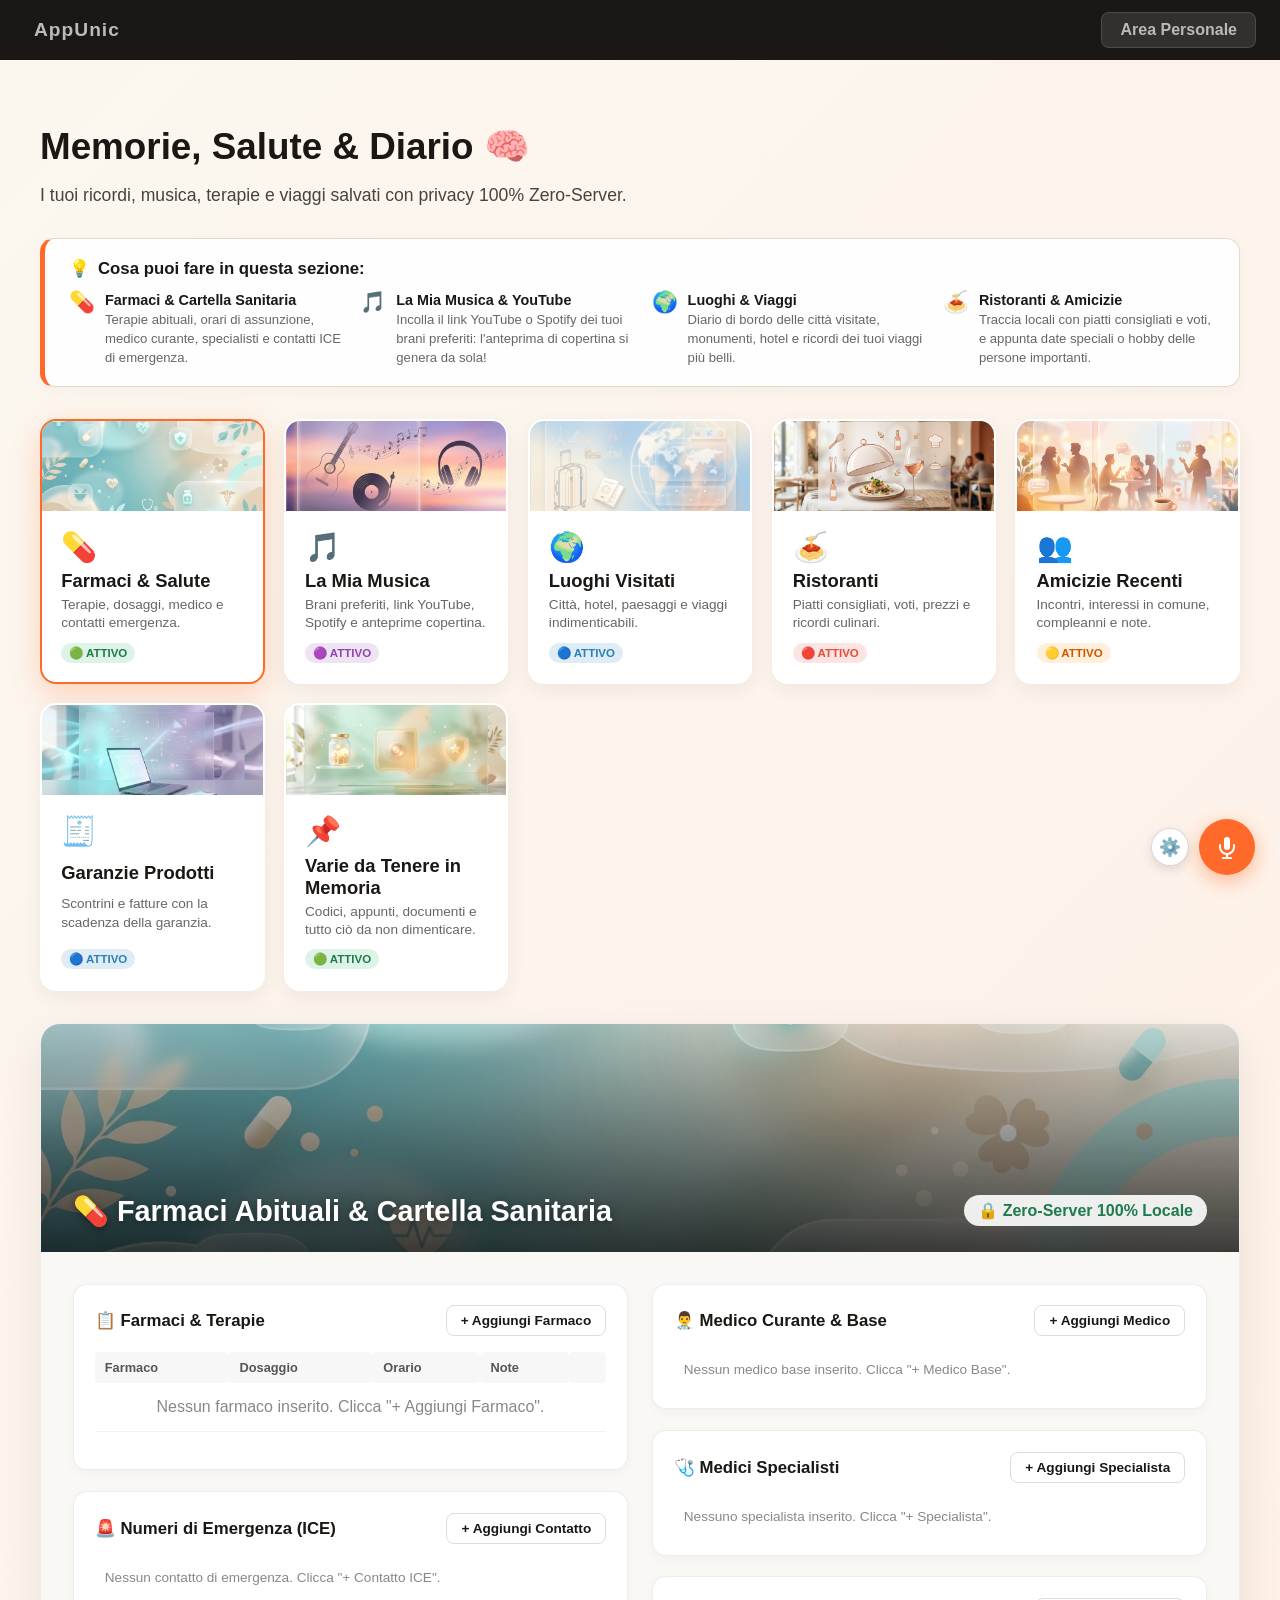
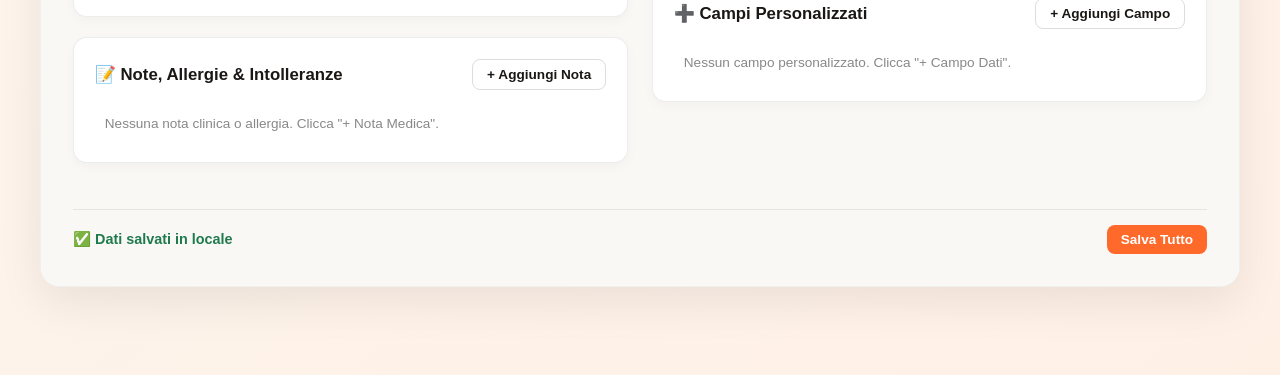
<file: memorie.html>
<!doctype html>
<html lang="it">
  <head>
    <meta charset="UTF-8" />
    <meta name="viewport" content="width=device-width, initial-scale=1.0" />
    <title>Memorie & Diario — AppUnic</title>
    <meta name="description" content="Il tuo diario personale zero-server. Farmaci, musica, luoghi, ristoranti e amicizie in totale privacy." />
    <link rel="canonical" href="https://www.appunic.com/" />
    <style>
      :root {
        --carta: #FBF7EF;
        --inchiostro: #1A1714;
        --mandarino: #FF6A2B;
        --mandarino-scuro: #E24E12;
        --basilico: #1F7A4D;
        --bordo: #E4DACA;
        --rosso: #e74c3c;
        --blu: #2980b9;
        --viola: #8e44ad;
        --sans: -apple-system, BlinkMacSystemFont, 'Segoe UI', Roboto, Helvetica, Arial, sans-serif;
      }
      body {
        margin: 0;
        font-family: var(--sans);
        background: linear-gradient(135deg, var(--carta) 0%, #fff0e6 100%);
        color: var(--inchiostro);
        min-height: 100vh;
      }
      nav.appunic-nav {
        background: var(--inchiostro);
        color: white;
        padding: 10px 24px;
        display: flex;
        gap: 20px;
        align-items: center;
        position: sticky;
        top: 0;
        z-index: 1000;
      }
      .brand {
        font-weight: 800;
        font-size: 1.1rem;
        letter-spacing: 1px;
        color: white;
        text-decoration: none;
      }
      nav a {
        color: white;
        text-decoration: none;
        padding: 5px 10px;
        opacity: 0.7;
        border-radius: 4px;
      }
      nav a.active {
        background: rgba(255, 255, 255, 0.2);
        opacity: 1;
      }
      nav a:hover {
        opacity: 1;
      }
      .container {
        max-width: 1200px;
        margin: 0 auto;
        padding: 2.5rem 1.5rem;
      }
      h1 {
        font-size: 2.3rem;
        margin-bottom: 0.3rem;
      }
      .subtitle {
        font-size: 1.1rem;
        opacity: 0.8;
        margin-bottom: 2rem;
      }
      
      /* Griglia dei 5 Pulsantoni Grandi */
      .pulsantoni-grid {
        display: grid;
        grid-template-columns: repeat(auto-fit, minmax(220px, 1fr));
        gap: 1.2rem;
        margin-bottom: 2rem;
      }
      .pulsantone-card {
        background: white;
        border: 2px solid transparent;
        border-radius: 16px;
        box-shadow: 0 6px 20px rgba(0, 0, 0, 0.06);
        cursor: pointer;
        transition: all 0.25s cubic-bezier(0.175, 0.885, 0.32, 1.275);
        overflow: hidden;
        display: flex;
        flex-direction: column;
      }
      .pulsantone-card:hover {
        transform: translateY(-5px);
        box-shadow: 0 12px 30px rgba(0, 0, 0, 0.12);
      }
      .pulsantone-card.active {
        border-color: var(--mandarino);
        box-shadow: 0 10px 30px rgba(255, 106, 43, 0.25);
      }
      .pulsantone-thumb {
        height: 90px;
        background-size: cover;
        background-position: center;
        position: relative;
      }
      .pulsantone-body {
        padding: 1.2rem;
        display: flex;
        flex-direction: column;
        justify-content: space-between;
        flex: 1;
      }
      .pulsantone-icon {
        font-size: 1.8rem;
        margin-bottom: 0.4rem;
      }
      .pulsantone-title {
        font-size: 1.15rem;
        font-weight: 800;
        margin: 0 0 4px 0;
      }
      .pulsantone-desc {
        font-size: 0.85rem;
        color: #666;
        margin: 0;
        line-height: 1.35;
      }
      .pulsantone-badge {
        display: inline-block;
        font-size: 0.72rem;
        font-weight: bold;
        padding: 3px 8px;
        border-radius: 10px;
        margin-top: 10px;
        align-self: flex-start;
      }

      /* Pannello Espanso con Hero Grafico Visibile e Dati a 2 Colonne */
      .expanded-wrapper {
        border-radius: 20px;
        overflow: hidden;
        box-shadow: 0 15px 45px rgba(0, 0, 0, 0.08);
        margin-bottom: 3rem;
        background: white;
        border: 1px solid rgba(0, 0, 0, 0.06);
      }
      .expanded-hero {
        height: 180px;
        background-size: cover;
        background-position: center;
        position: relative;
        display: flex;
        align-items: flex-end;
        padding: 1.5rem 2rem;
        transition: background-image 0.4s ease;
      }
      .expanded-hero::before {
        content: '';
        position: absolute;
        inset: 0;
        background: linear-gradient(to top, rgba(0,0,0,0.75) 0%, rgba(0,0,0,0.1) 100%);
      }
      .hero-content {
        position: relative;
        z-index: 2;
        color: white;
        display: flex;
        justify-content: space-between;
        align-items: center;
        width: 100%;
      }
      .hero-title {
        font-size: 1.8rem;
        font-weight: 800;
        margin: 0;
        text-shadow: 0 2px 8px rgba(0,0,0,0.4);
      }

      .expanded-content-body {
        padding: 2rem;
        background: #faf8f5;
      }

      /* Allegati foto (scontrini, fatture, documenti) */
      .allegati-grid {
        display: flex;
        flex-wrap: wrap;
        gap: 8px;
        margin-top: 6px;
      }
      .allegato-thumb {
        position: relative;
        width: 84px;
        height: 84px;
        border-radius: 8px;
        border: 1px solid #ddd;
        background-size: cover;
        background-position: center;
        cursor: zoom-in;
      }
      .allegato-thumb button {
        position: absolute;
        top: -6px;
        right: -6px;
        width: 22px;
        height: 22px;
        border-radius: 50%;
        border: none;
        background: var(--rosso);
        color: white;
        font-size: 0.7rem;
        cursor: pointer;
      }
      .allegato-add {
        display: inline-flex;
        align-items: center;
        justify-content: center;
        width: 84px;
        height: 84px;
        border: 2px dashed #ccc;
        border-radius: 8px;
        color: #888;
        font-size: 0.75rem;
        text-align: center;
        cursor: pointer;
        background: white;
      }
      .badge-garanzia {
        display: inline-block;
        font-size: 0.75rem;
        font-weight: bold;
        padding: 3px 8px;
        border-radius: 10px;
      }
      #lightbox {
        position: fixed;
        inset: 0;
        background: rgba(0,0,0,0.85);
        display: none;
        align-items: center;
        justify-content: center;
        z-index: 3000;
        cursor: zoom-out;
      }
      #lightbox img {
        max-width: 95vw;
        max-height: 92vh;
        border-radius: 6px;
      }

      /* Layout a 2 Colonne */
      .two-columns-grid {
        display: grid;
        grid-template-columns: 1fr 1fr;
        gap: 1.5rem;
      }
      @media (max-width: 850px) {
        .two-columns-grid {
          grid-template-columns: 1fr;
        }
      }

      /* Blocchi Form */
      .sub-block {
        background: white;
        border: 1px solid rgba(0, 0, 0, 0.07);
        border-radius: 14px;
        padding: 1.3rem;
        margin-bottom: 1.3rem;
        box-shadow: 0 4px 12px rgba(0, 0, 0, 0.03);
      }
      .sub-block-title {
        font-size: 1.05rem;
        font-weight: 700;
        margin-top: 0;
        margin-bottom: 1rem;
        display: flex;
        align-items: center;
        justify-content: space-between;
      }

      /* Tabelle e Campi */
      .table-farmaci {
        width: 100%;
        border-collapse: collapse;
        margin-bottom: 1rem;
      }
      .table-farmaci th {
        text-align: left;
        padding: 8px 10px;
        background: rgba(0, 0, 0, 0.03);
        color: #555;
        font-size: 0.8rem;
        font-weight: 600;
        border-radius: 4px;
      }
      .table-farmaci td {
        padding: 8px 10px;
        border-bottom: 1px solid rgba(0, 0, 0, 0.05);
      }
      .table-farmaci input {
        width: 100%;
        padding: 6px 8px;
        border: 1px solid #ddd;
        border-radius: 6px;
        box-sizing: border-box;
        font-family: inherit;
        font-size: 0.88rem;
      }

      /* Bottoni */
      .btn {
        display: inline-flex;
        align-items: center;
        gap: 6px;
        padding: 7px 14px;
        border-radius: 8px;
        font-weight: bold;
        cursor: pointer;
        border: none;
        font-size: 0.85rem;
        transition: all 0.2s ease;
      }
      .btn-primary {
        background: var(--mandarino);
        color: white;
      }
      .btn-primary:hover {
        background: var(--mandarino-scuro);
      }
      .btn-outline {
        background: white;
        border: 1px solid #ddd;
        color: var(--inchiostro);
      }
      .btn-outline:hover {
        background: #f8f9fa;
        border-color: #bbb;
      }
      .btn-danger {
        background: rgba(231, 76, 60, 0.1);
        color: var(--rosso);
        padding: 4px 8px;
        font-size: 0.8rem;
      }
      .btn-danger:hover {
        background: var(--rosso);
        color: white;
      }

      /* Card Contatti */
      .contact-card {
        background: white;
        border: 1px solid rgba(0, 0, 0, 0.08);
        border-radius: 12px;
        padding: 1rem;
        margin-bottom: 10px;
      }
      .contact-field {
        margin-bottom: 6px;
      }
      .contact-field label {
        display: block;
        font-size: 0.72rem;
        color: #777;
        font-weight: 600;
        margin-bottom: 2px;
      }
      .contact-field input {
        width: 100%;
        padding: 6px 8px;
        border: 1px solid #ddd;
        border-radius: 6px;
        font-size: 0.88rem;
        box-sizing: border-box;
      }

      /* Note & Box */
      textarea.notes-box {
        width: 100%;
        min-height: 75px;
        padding: 10px;
        border: 1px solid #ddd;
        border-radius: 8px;
        font-family: inherit;
        font-size: 0.9rem;
        box-sizing: border-box;
        resize: vertical;
      }

      /* Campi Personalizzati */
      .custom-fields-grid {
        display: grid;
        grid-template-columns: 1fr;
        gap: 8px;
      }
      .custom-field-item {
        background: white;
        padding: 8px 12px;
        border-radius: 8px;
        border: 1px solid #e0e0e0;
        display: flex;
        align-items: center;
        gap: 8px;
      }
      .custom-field-item input {
        border: 1px solid #ddd;
        border-radius: 6px;
        padding: 6px;
        font-size: 0.85rem;
      }
      .custom-field-item input.field-name { width: 40%; font-weight: bold; }
      .custom-field-item input.field-val { width: 50%; }

      /* Entry Card per Luoghi, Ristoranti, Musica, Amicizie */
      .entry-card {
        background: white;
        border: 1px solid rgba(0,0,0,0.08);
        border-radius: 12px;
        padding: 1.2rem;
        margin-bottom: 12px;
        box-shadow: 0 3px 10px rgba(0,0,0,0.02);
      }

      /* Music Card Specifics */
      .music-preview-box {
        margin-top: 10px;
        border-radius: 8px;
        overflow: hidden;
        border: 1px solid #eee;
        background: #000;
        position: relative;
        max-height: 180px;
        display: flex;
        align-items: center;
        justify-content: center;
      }
      .music-preview-box img {
        width: 100%;
        height: auto;
        object-fit: cover;
      }
      .music-link-btn {
        display: inline-flex;
        align-items: center;
        gap: 6px;
        margin-top: 8px;
        padding: 6px 12px;
        background: #e74c3c;
        color: white;
        text-decoration: none;
        border-radius: 6px;
        font-size: 0.85rem;
        font-weight: bold;
      }
      /* Box Guida & Spiegazione */
      .guide-box {
        background: rgba(255, 255, 255, 0.95);
        border: 1px solid var(--bordo);
        border-left: 5px solid var(--mandarino);
        border-radius: 14px;
        padding: 1.2rem 1.5rem;
        margin-bottom: 2rem;
        box-shadow: 0 4px 15px rgba(0,0,0,0.03);
      }
      .guide-box-title {
        font-size: 1.05rem;
        font-weight: 800;
        display: flex;
        align-items: center;
        gap: 8px;
        margin-bottom: 0.8rem;
        color: var(--inchiostro);
      }
      .guide-grid {
        display: grid;
        grid-template-columns: repeat(auto-fit, minmax(200px, 1fr));
        gap: 1.2rem;
      }
      .guide-item {
        display: flex;
        gap: 10px;
        align-items: flex-start;
      }
      .guide-item-icon {
        font-size: 1.3rem;
        line-height: 1;
      }
      .guide-item-text strong {
        display: block;
        font-size: 0.9rem;
        margin-bottom: 2px;
      }
      .guide-item-text span {
        font-size: 0.82rem;
        color: #666;
        line-height: 1.35;
      }

      /* Responsiveness per Smartphone & Mobile */
      @media (max-width: 768px) {
        .container {
          padding: 1.5rem 1rem;
        }
        nav.appunic-nav {
          flex-direction: row !important;
          align-items: center !important;
          overflow-x: auto !important;
          white-space: nowrap !important;
          gap: 10px !important;
          padding: 10px 14px !important;
          scrollbar-width: none;
        }
        nav.appunic-nav::-webkit-scrollbar {
          display: none;
        }
        nav.appunic-nav > div {
          flex-direction: row !important;
          flex-wrap: nowrap !important;
          gap: 8px !important;
          width: auto !important;
        }
        nav.appunic-nav a {
          width: auto !important;
          flex-shrink: 0 !important;
          font-size: 0.85rem !important;
          padding: 5px 10px !important;
        }
        h1 {
          font-size: 1.8rem;
        }
        .pulsantoni-grid {
          grid-template-columns: repeat(auto-fill, minmax(130px, 1fr));
          gap: 10px;
        }
        .two-columns-grid {
          grid-template-columns: 1fr;
        }
        .guide-grid {
          grid-template-columns: 1fr;
        }
      }
    </style>
    <script type="module" crossorigin src="./assets/VoiceAssistant-iA-fUDu8.js"></script>
    <script type="module" crossorigin src="./assets/globalVoice-TtsbeCJy.js"></script>
  </head>
  <body>
    <!-- Navigazione Globale AppUnic -->
    <nav style="background: var(--inchiostro, #1A1714); color: white; padding: 12px 24px; display: flex; justify-content: space-between; align-items: center; position: sticky; top: 0; z-index: 1000;">
      <a href="./index.html" class="brand" style="font-weight: 800; font-size: 1.2rem; letter-spacing: 1px; color: white; text-decoration: none;">AppUnic</a>
      <a href="./area-personale.html" style="color: white; text-decoration: none; padding: 8px 18px; font-weight: bold; background: rgba(255, 255, 255, 0.15); border-radius: 8px; transition: all 0.2s; border: 1px solid rgba(255,255,255,0.2);">Area Personale</a>
    </nav>

    <div class="container">
      <h1>Memorie, Salute & Diario 🧠</h1>
      <p class="subtitle">I tuoi ricordi, musica, terapie e viaggi salvati con privacy 100% Zero-Server.</p>
      
      <!-- BOX GUIDA: COSA PUOI FARE -->
      <div class="guide-box">
        <div class="guide-box-title">
          <span>💡</span> Cosa puoi fare in questa sezione:
        </div>
        <div class="guide-grid">
          <div class="guide-item">
            <span class="guide-item-icon">💊</span>
            <div class="guide-item-text">
              <strong>Farmaci & Cartella Sanitaria</strong>
              <span>Terapie abituali, orari di assunzione, medico curante, specialisti e contatti ICE di emergenza.</span>
            </div>
          </div>
          <div class="guide-item">
            <span class="guide-item-icon">🎵</span>
            <div class="guide-item-text">
              <strong>La Mia Musica & YouTube</strong>
              <span>Incolla il link YouTube o Spotify dei tuoi brani preferiti: l'anteprima di copertina si genera da sola!</span>
            </div>
          </div>
          <div class="guide-item">
            <span class="guide-item-icon">🌍</span>
            <div class="guide-item-text">
              <strong>Luoghi & Viaggi</strong>
              <span>Diario di bordo delle città visitate, monumenti, hotel e ricordi dei tuoi viaggi più belli.</span>
            </div>
          </div>
          <div class="guide-item">
            <span class="guide-item-icon">🍝</span>
            <div class="guide-item-text">
              <strong>Ristoranti & Amicizie</strong>
              <span>Traccia locali con piatti consigliati e voti, e appunta date speciali o hobby delle persone importanti.</span>
            </div>
          </div>
        </div>
      </div>
      
      <!-- 5 PULSANTONI GRANDI CON IMMAGINI DI ANTEPRIMA -->
      <div class="pulsantoni-grid">
        <div class="pulsantone-card active" id="btn-tab-salute" onclick="switchSection('salute')">
          <div class="pulsantone-thumb" style="background-image: url('immagini/bg_salute.jpg');"></div>
          <div class="pulsantone-body">
            <div class="pulsantone-icon">💊</div>
            <h3 class="pulsantone-title">Farmaci & Salute</h3>
            <p class="pulsantone-desc">Terapie, dosaggi, medico e contatti emergenza.</p>
            <span class="pulsantone-badge" style="background: rgba(39, 174, 96, 0.15); color: var(--basilico);">🟢 ATTIVO</span>
          </div>
        </div>

        <div class="pulsantone-card" id="btn-tab-musica" onclick="switchSection('musica')">
          <div class="pulsantone-thumb" style="background-image: url('immagini/bg_musica.jpg');"></div>
          <div class="pulsantone-body">
            <div class="pulsantone-icon">🎵</div>
            <h3 class="pulsantone-title">La Mia Musica</h3>
            <p class="pulsantone-desc">Brani preferiti, link YouTube, Spotify e anteprime copertina.</p>
            <span class="pulsantone-badge" style="background: rgba(142, 68, 173, 0.15); color: var(--viola);">🟣 ATTIVO</span>
          </div>
        </div>

        <div class="pulsantone-card" id="btn-tab-luoghi" onclick="switchSection('luoghi')">
          <div class="pulsantone-thumb" style="background-image: url('immagini/bg_luoghi.jpg');"></div>
          <div class="pulsantone-body">
            <div class="pulsantone-icon">🌍</div>
            <h3 class="pulsantone-title">Luoghi Visitati</h3>
            <p class="pulsantone-desc">Città, hotel, paesaggi e viaggi indimenticabili.</p>
            <span class="pulsantone-badge" style="background: rgba(41, 128, 185, 0.15); color: var(--blu);">🔵 ATTIVO</span>
          </div>
        </div>

        <div class="pulsantone-card" id="btn-tab-ristoranti" onclick="switchSection('ristoranti')">
          <div class="pulsantone-thumb" style="background-image: url('immagini/bg_ristoranti.jpg');"></div>
          <div class="pulsantone-body">
            <div class="pulsantone-icon">🍝</div>
            <h3 class="pulsantone-title">Ristoranti</h3>
            <p class="pulsantone-desc">Piatti consigliati, voti, prezzi e ricordi culinari.</p>
            <span class="pulsantone-badge" style="background: rgba(231, 76, 60, 0.15); color: var(--rosso);">🔴 ATTIVO</span>
          </div>
        </div>

        <div class="pulsantone-card" id="btn-tab-amicizie" onclick="switchSection('amicizie')">
          <div class="pulsantone-thumb" style="background-image: url('immagini/bg_amicizie.jpg');"></div>
          <div class="pulsantone-body">
            <div class="pulsantone-icon">👥</div>
            <h3 class="pulsantone-title">Amicizie Recenti</h3>
            <p class="pulsantone-desc">Incontri, interessi in comune, compleanni e note.</p>
            <span class="pulsantone-badge" style="background: rgba(243, 156, 18, 0.15); color: #d35400;">🟡 ATTIVO</span>
          </div>
        </div>

        <div class="pulsantone-card" id="btn-tab-garanzie" onclick="switchSection('garanzie')">
          <div class="pulsantone-thumb" style="background-image: url('immagini/bg_finanze_tecnologia.jpg');"></div>
          <div class="pulsantone-body">
            <div class="pulsantone-icon">🧾</div>
            <h3 class="pulsantone-title">Garanzie Prodotti</h3>
            <p class="pulsantone-desc">Scontrini e fatture con la scadenza della garanzia.</p>
            <span class="pulsantone-badge" style="background: rgba(41, 128, 185, 0.15); color: var(--blu);">🔵 ATTIVO</span>
          </div>
        </div>

        <div class="pulsantone-card" id="btn-tab-varie" onclick="switchSection('varie')">
          <div class="pulsantone-thumb" style="background-image: url('immagini/bg_finanze_risparmio.jpg');"></div>
          <div class="pulsantone-body">
            <div class="pulsantone-icon">📌</div>
            <h3 class="pulsantone-title">Varie da Tenere in Memoria</h3>
            <p class="pulsantone-desc">Codici, appunti, documenti e tutto ciò da non dimenticare.</p>
            <span class="pulsantone-badge" style="background: rgba(39, 174, 96, 0.15); color: var(--basilico);">🟢 ATTIVO</span>
          </div>
        </div>
      </div>

      <!-- CONTENITORE ESPANSO CON HERO GRAFICO E 2 COLONNE -->
      <div class="expanded-wrapper" id="expanded-wrapper">
        <div class="expanded-hero" id="expanded-hero" style="background-image: url('immagini/bg_salute.jpg');">
          <div class="hero-content">
            <h2 class="hero-title" id="hero-title">💊 Farmaci Abituali & Cartella Sanitaria</h2>
            <div class="badge-privacy" style="background: rgba(255,255,255,0.9); color: var(--basilico); font-weight: bold; padding: 6px 14px; border-radius: 20px;">🔒 Zero-Server 100% Locale</div>
          </div>
        </div>

        <div class="expanded-content-body">
          
          <!-- SEZIONE 1: FARMACI & SALUTE -->
          <div id="section-salute" class="content-section">
            <div class="two-columns-grid">
              <!-- COLONNA 1 -->
              <div>
                <!-- 1. Farmaci -->
                <div class="sub-block">
                  <div class="sub-block-title">
                    <span>📋 Farmaci & Terapie</span>
                    <button class="btn btn-outline" id="btn-add-farmaco">+ Aggiungi Farmaco</button>
                  </div>
                  <div style="overflow-x: auto;">
                    <table class="table-farmaci">
                      <thead>
                        <tr>
                          <th>Farmaco</th>
                          <th>Dosaggio</th>
                          <th>Orario</th>
                          <th>Note</th>
                          <th></th>
                        </tr>
                      </thead>
                      <tbody id="farmaci-tbody"></tbody>
                    </table>
                  </div>
                </div>

                <!-- 2. Numeri di Emergenza -->
                <div class="sub-block">
                  <div class="sub-block-title">
                    <span>🚨 Numeri di Emergenza (ICE)</span>
                    <button class="btn btn-outline" id="btn-add-ice">+ Aggiungi Contatto</button>
                  </div>
                  <div id="ice-container"></div>
                </div>

                <!-- 3. Note & Allergie -->
                <div class="sub-block">
                  <div class="sub-block-title">
                    <span>📝 Note, Allergie & Intolleranze</span>
                    <button class="btn btn-outline" id="btn-add-nota">+ Aggiungi Nota</button>
                  </div>
                  <div id="note-container"></div>
                </div>
              </div>

              <!-- COLONNA 2 -->
              <div>
                <!-- 4. Medico Curante -->
                <div class="sub-block">
                  <div class="sub-block-title">
                    <span>👨‍⚕️ Medico Curante & Base</span>
                    <button class="btn btn-outline" id="btn-add-medico">+ Aggiungi Medico</button>
                  </div>
                  <div id="medici-container"></div>
                </div>

                <!-- 5. Specialisti -->
                <div class="sub-block">
                  <div class="sub-block-title">
                    <span>🩺 Medici Specialisti</span>
                    <button class="btn btn-outline" id="btn-add-specialista">+ Aggiungi Specialista</button>
                  </div>
                  <div id="specialisti-container"></div>
                </div>

                <!-- 6. Campi Personalizzati -->
                <div class="sub-block">
                  <div class="sub-block-title">
                    <span>➕ Campi Personalizzati</span>
                    <button class="btn btn-outline" id="btn-add-custom-field">+ Aggiungi Campo</button>
                  </div>
                  <div class="custom-fields-grid" id="custom-fields-container"></div>
                </div>
              </div>
            </div>
          </div>

          <!-- SEZIONE 2: LA MIA MUSICA (CON ANTEPRIMA YOUTUBE / COPERTINE) -->
          <div id="section-musica" class="content-section" style="display: none;">
            <div style="display: flex; justify-content: space-between; align-items: center; margin-bottom: 1.5rem;">
              <p style="margin: 0; color: #666; font-size: 0.95rem;">Inserisci i tuoi brani o playlist. Incolla il link di YouTube o della piattaforma e l'anteprima si caricherà automaticamente!</p>
              <button class="btn btn-primary" id="btn-add-musica">+ Aggiungi Brano / Playlist</button>
            </div>
            <div class="two-columns-grid" id="musica-container"></div>
          </div>

          <!-- SEZIONE 3: LUOGHI VISITATI -->
          <div id="section-luoghi" class="content-section" style="display: none;">
            <div style="display: flex; justify-content: space-between; align-items: center; margin-bottom: 1.5rem;">
              <p style="margin: 0; color: #666; font-size: 0.95rem;">Tieni traccia di città d'arte, vacanze, hotel e posti che hai amato.</p>
              <button class="btn btn-primary" id="btn-add-luogo">+ Aggiungi Luogo</button>
            </div>
            <div class="two-columns-grid" id="luoghi-container"></div>
          </div>

          <!-- SEZIONE 4: RISTORANTI -->
          <div id="section-ristoranti" class="content-section" style="display: none;">
            <div style="display: flex; justify-content: space-between; align-items: center; margin-bottom: 1.5rem;">
              <p style="margin: 0; color: #666; font-size: 0.95rem;">I tuoi ristoranti, trattorie preferite e piatti imperdibili.</p>
              <button class="btn btn-primary" id="btn-add-ristorante">+ Aggiungi Ristorante</button>
            </div>
            <div class="two-columns-grid" id="ristoranti-container"></div>
          </div>

          <!-- SEZIONE 5: AMICIZIE RECENTI -->
          <div id="section-amicizie" class="content-section" style="display: none;">
            <div style="display: flex; justify-content: space-between; align-items: center; margin-bottom: 1.5rem;">
              <p style="margin: 0; color: #666; font-size: 0.95rem;">Ricorda persone speciali, colleghi, passioni comuni e compleanni.</p>
              <button class="btn btn-primary" id="btn-add-amicizia">+ Aggiungi Persona</button>
            </div>
            <div class="two-columns-grid" id="amicizie-container"></div>
          </div>

          <!-- SEZIONE 6: GARANZIE PRODOTTI (SCONTRINI & FATTURE) -->
          <div id="section-garanzie" class="content-section" style="display: none;">
            <div style="display: flex; justify-content: space-between; align-items: center; gap: 10px; flex-wrap: wrap; margin-bottom: 1.5rem;">
              <p style="margin: 0; color: #666; font-size: 0.95rem;">Fotografa scontrino o fattura di elettrodomestici, telefoni e acquisti importanti: la scadenza della garanzia si calcola da sola.</p>
              <button class="btn btn-primary" id="btn-add-garanzia">+ Aggiungi Garanzia</button>
            </div>
            <div class="two-columns-grid" id="garanzie-container"></div>
          </div>

          <!-- SEZIONE 7: VARIE DA TENERE IN MEMORIA -->
          <div id="section-varie" class="content-section" style="display: none;">
            <div style="display: flex; justify-content: space-between; align-items: center; gap: 10px; flex-wrap: wrap; margin-bottom: 1.5rem;">
              <p style="margin: 0; color: #666; font-size: 0.95rem;">Tutto quello che non sai dove mettere: codici, misure, appunti, foto di documenti.</p>
              <button class="btn btn-primary" id="btn-add-varia">+ Aggiungi Promemoria</button>
            </div>
            <div class="two-columns-grid" id="varie-container"></div>
          </div>

          <div style="display: flex; justify-content: space-between; align-items: center; margin-top: 25px; border-top: 1px solid rgba(0,0,0,0.08); padding-top: 15px;">
            <span id="save-status" style="font-size: 0.9rem; color: var(--basilico); font-weight: bold;">✅ Dati salvati in locale</span>
            <button class="btn btn-primary" id="btn-force-save">Salva Tutto</button>
          </div>

        </div>
      </div>
    </div>

    <!-- Visualizzatore foto a schermo intero -->
    <div id="lightbox" onclick="this.style.display='none'"><img alt="Allegato"></div>
    <input type="file" id="file-allegato" accept="image/*" multiple style="display: none;">

    <!-- Script di gestione e navigazione a sezioni -->
    <script>
      const STORAGE_KEY = 'APPUNIC_MEMORIE_COMPLETE';

      let memorieData = {
        salute: {
          farmaci: [],
          emergenze: [],
          medici: [],
          specialisti: [],
          noteMediche: [],
          campiPersonalizzati: []
        },
        musica: [],
        luoghi: [],
        ristoranti: [],
        amicizie: [],
        garanzie: [],
        varie: []
      };

      const bgImages = {
        salute: 'immagini/bg_salute.jpg',
        musica: 'immagini/bg_musica.jpg',
        luoghi: 'immagini/bg_luoghi.jpg',
        ristoranti: 'immagini/bg_ristoranti.jpg',
        amicizie: 'immagini/bg_amicizie.jpg',
        garanzie: 'immagini/bg_finanze_tecnologia.jpg',
        varie: 'immagini/bg_finanze_risparmio.jpg'
      };

      const sectionTitles = {
        salute: '💊 Farmaci Abituali & Cartella Sanitaria',
        musica: '🎵 La Mia Musica & Playlist',
        luoghi: '🌍 I Miei Luoghi & Viaggi',
        ristoranti: '🍝 Ristoranti & Esperienze Gastronomiche',
        amicizie: '👥 Amicizie & Nuovi Incontri',
        garanzie: '🧾 Garanzie Prodotti: Scontrini & Fatture',
        varie: '📌 Varie da Tenere in Memoria'
      };

      function esc(s) {
        return String(s ?? '').replace(/[&<>"']/g, c => ({ '&': '&amp;', '<': '&lt;', '>': '&gt;', '"': '&quot;', "'": '&#39;' }[c]));
      }

      // Utility estrazione ID YouTube
      function getYouTubeVideoId(url) {
        if (!url) return null;
        const regExp = /^.*(youtu.be\/|v\/|u\/\w\/|embed\/|watch\?v=|\&v=)([^#\&\?]*).*/;
        const match = url.match(regExp);
        return (match && match[2].length === 11) ? match[2] : null;
      }

      window.switchSection = (section) => {
        ['salute', 'musica', 'luoghi', 'ristoranti', 'amicizie', 'garanzie', 'varie'].forEach(s => {
          document.getElementById(`btn-tab-${s}`)?.classList.remove('active');
          const sec = document.getElementById(`section-${s}`);
          if (sec) sec.style.display = 'none';
        });

        document.getElementById(`btn-tab-${section}`)?.classList.add('active');
        const activeSec = document.getElementById(`section-${section}`);
        if (activeSec) activeSec.style.display = 'block';
        
        const hero = document.getElementById('expanded-hero');
        const title = document.getElementById('hero-title');
        if (hero && bgImages[section]) {
          hero.style.backgroundImage = `url('${bgImages[section]}')`;
        }
        if (title && sectionTitles[section]) {
          title.textContent = sectionTitles[section];
        }
      };

      function loadData() {
        const saved = localStorage.getItem(STORAGE_KEY);
        if (saved) {
          try {
            memorieData = { ...memorieData, ...JSON.parse(saved) };
          } catch(e) { console.error(e); }
        }
      }

      function saveData() {
        const status = document.getElementById('save-status');
        try {
          localStorage.setItem(STORAGE_KEY, JSON.stringify(memorieData));
        } catch (e) {
          console.error(e);
          if (status) status.textContent = '⚠️ Memoria del browser piena: elimina qualche foto e riprova.';
          alert('⚠️ Spazio esaurito: le foto occupano troppo. Elimina qualche allegato e riprova.');
          return false;
        }
        if (status) {
          status.textContent = '✅ Dati salvati in locale!';
          status.style.opacity = '1';
          setTimeout(() => { status.style.opacity = '0.8'; }, 1500);
        }
      }

      // 1. RENDER SALUTE
      function renderSalute() {
        // Farmaci
        const tbody = document.getElementById('farmaci-tbody');
        if (tbody) {
          tbody.innerHTML = '';
          if (memorieData.salute.farmaci.length === 0) {
            tbody.innerHTML = '<tr><td colspan="5" style="text-align:center; color:#888; padding:15px;">Nessun farmaco inserito. Clicca "+ Aggiungi Farmaco".</td></tr>';
          } else {
            memorieData.salute.farmaci.forEach((f, idx) => {
              const tr = document.createElement('tr');
              tr.innerHTML = `
                <td><input type="text" value="${f.nome||''}" placeholder="Farmaco" oninput="memorieData.salute.farmaci[${idx}].nome=this.value;saveData()"></td>
                <td><input type="text" value="${f.dosaggio||''}" placeholder="Dosaggio" oninput="memorieData.salute.farmaci[${idx}].dosaggio=this.value;saveData()"></td>
                <td><input type="text" value="${f.orari||''}" placeholder="Orario" oninput="memorieData.salute.farmaci[${idx}].orari=this.value;saveData()"></td>
                <td><input type="text" value="${f.note||''}" placeholder="Note" oninput="memorieData.salute.farmaci[${idx}].note=this.value;saveData()"></td>
                <td><button class="btn btn-danger" onclick="memorieData.salute.farmaci.splice(${idx},1);renderSalute();saveData()">✕</button></td>
              `;
              tbody.appendChild(tr);
            });
          }
        }

        // Emergenze
        const iceCont = document.getElementById('ice-container');
        if (iceCont) {
          iceCont.innerHTML = '';
          if (memorieData.salute.emergenze.length === 0) {
            iceCont.innerHTML = '<p style="color:#888; font-size:0.85rem; margin:0; padding:10px;">Nessun contatto di emergenza. Clicca "+ Contatto ICE".</p>';
          } else {
            memorieData.salute.emergenze.forEach((e, idx) => {
              const d = document.createElement('div');
              d.className = 'contact-card';
              d.style.borderLeft = '4px solid var(--rosso)';
              d.innerHTML = `
                <div style="display:flex; justify-content:space-between; margin-bottom:6px;">
                  <input type="text" value="${e.titolo||'🚨 Emergenza'}" style="font-weight:bold; color:var(--rosso); border:1px solid #ddd; border-radius:4px; padding:2px 6px; font-size:0.85rem;" oninput="memorieData.salute.emergenze[${idx}].titolo=this.value;saveData()">
                  <button class="btn btn-danger" onclick="memorieData.salute.emergenze.splice(${idx},1);renderSalute();saveData()">✕</button>
                </div>
                <div class="contact-field"><label>Nome</label><input type="text" value="${e.nome||''}" oninput="memorieData.salute.emergenze[${idx}].nome=this.value;saveData()"></div>
                <div class="contact-field"><label>Telefono</label><input type="tel" value="${e.tel||''}" oninput="memorieData.salute.emergenze[${idx}].tel=this.value;saveData()"></div>
                <div class="contact-field"><label>Note</label><input type="text" value="${e.note||''}" oninput="memorieData.salute.emergenze[${idx}].note=this.value;saveData()"></div>
              `;
              iceCont.appendChild(d);
            });
          }
        }

        // Medici Base
        const medCont = document.getElementById('medici-container');
        if (medCont) {
          medCont.innerHTML = '';
          if (memorieData.salute.medici.length === 0) {
            medCont.innerHTML = '<p style="color:#888; font-size:0.85rem; margin:0; padding:10px;">Nessun medico base inserito. Clicca "+ Medico Base".</p>';
          } else {
            memorieData.salute.medici.forEach((m, idx) => {
              const d = document.createElement('div');
              d.className = 'contact-card';
              d.style.borderLeft = '4px solid var(--basilico)';
              d.innerHTML = `
                <div style="display:flex; justify-content:space-between; margin-bottom:6px;">
                  <input type="text" value="${m.titolo||'👨‍⚕️ Medico Base'}" style="font-weight:bold; color:var(--basilico); border:1px solid #ddd; border-radius:4px; padding:2px 6px; font-size:0.85rem;" oninput="memorieData.salute.medici[${idx}].titolo=this.value;saveData()">
                  <button class="btn btn-danger" onclick="memorieData.salute.medici.splice(${idx},1);renderSalute();saveData()">✕</button>
                </div>
                <div class="contact-field"><label>Nome Dottore</label><input type="text" value="${m.nome||''}" oninput="memorieData.salute.medici[${idx}].nome=this.value;saveData()"></div>
                <div class="contact-field"><label>Telefono</label><input type="tel" value="${m.tel||''}" oninput="memorieData.salute.medici[${idx}].tel=this.value;saveData()"></div>
                <div class="contact-field"><label>Orari / Studio</label><input type="text" value="${m.note||''}" oninput="memorieData.salute.medici[${idx}].note=this.value;saveData()"></div>
              `;
              medCont.appendChild(d);
            });
          }
        }

        // Specialisti
        const specCont = document.getElementById('specialisti-container');
        if (specCont) {
          specCont.innerHTML = '';
          if (memorieData.salute.specialisti.length === 0) {
            specCont.innerHTML = '<p style="color:#888; font-size:0.85rem; margin:0; padding:10px;">Nessuno specialista inserito. Clicca "+ Specialista".</p>';
          } else {
            memorieData.salute.specialisti.forEach((s, idx) => {
              const d = document.createElement('div');
              d.className = 'contact-card';
              d.style.borderLeft = '4px solid var(--blu)';
              d.innerHTML = `
                <div style="display:flex; justify-content:space-between; margin-bottom:6px;">
                  <input type="text" value="${s.titolo||'🩺 Specialista'}" style="font-weight:bold; color:var(--blu); border:1px solid #ddd; border-radius:4px; padding:2px 6px; font-size:0.85rem;" oninput="memorieData.salute.specialisti[${idx}].titolo=this.value;saveData()">
                  <button class="btn btn-danger" onclick="memorieData.salute.specialisti.splice(${idx},1);renderSalute();saveData()">✕</button>
                </div>
                <div class="contact-field"><label>Nome Dottore</label><input type="text" value="${s.nome||''}" oninput="memorieData.salute.specialisti[${idx}].nome=this.value;saveData()"></div>
                <div class="contact-field"><label>Telefono</label><input type="tel" value="${s.tel||''}" oninput="memorieData.salute.specialisti[${idx}].tel=this.value;saveData()"></div>
                <div class="contact-field"><label>Note / Studio</label><input type="text" value="${s.note||''}" oninput="memorieData.salute.specialisti[${idx}].note=this.value;saveData()"></div>
              `;
              specCont.appendChild(d);
            });
          }
        }

        // Note
        const noteCont = document.getElementById('note-container');
        if (noteCont) {
          noteCont.innerHTML = '';
          if (memorieData.salute.noteMediche.length === 0) {
            noteCont.innerHTML = '<p style="color:#888; font-size:0.85rem; margin:0; padding:10px;">Nessuna nota clinica o allergia. Clicca "+ Nota Medica".</p>';
          } else {
            memorieData.salute.noteMediche.forEach((n, idx) => {
              const d = document.createElement('div');
              d.style.background = 'white';
              d.style.border = '1px solid #ddd';
              d.style.borderRadius = '10px';
              d.style.padding = '10px';
              d.style.marginBottom = '8px';
              d.innerHTML = `
                <div style="display:flex; justify-content:space-between; margin-bottom:6px;">
                  <input type="text" value="${n.titolo||'Nota'}" style="font-weight:bold; border:1px solid #ddd; border-radius:4px; padding:2px 6px; font-size:0.9rem; width:70%;" oninput="memorieData.salute.noteMediche[${idx}].titolo=this.value;saveData()">
                  <button class="btn btn-danger" onclick="memorieData.salute.noteMediche.splice(${idx},1);renderSalute();saveData()">✕</button>
                </div>
                <textarea class="notes-box" oninput="memorieData.salute.noteMediche[${idx}].testo=this.value;saveData()">${n.testo||''}</textarea>
              `;
              noteCont.appendChild(d);
            });
          }
        }

        // Campi Personalizzati
        const customCont = document.getElementById('custom-fields-container');
        if (customCont) {
          customCont.innerHTML = '';
          if (memorieData.salute.campiPersonalizzati.length === 0) {
            customCont.innerHTML = '<p style="color:#888; font-size:0.85rem; margin:0; padding:10px;">Nessun campo personalizzato. Clicca "+ Campo Dati".</p>';
          } else {
            memorieData.salute.campiPersonalizzati.forEach((c, idx) => {
              const d = document.createElement('div');
              d.className = 'custom-field-item';
              d.innerHTML = `
                <input type="text" class="field-name" value="${c.etichetta||''}" placeholder="Nome Campo" oninput="memorieData.salute.campiPersonalizzati[${idx}].etichetta=this.value;saveData()">
                <input type="text" class="field-val" value="${c.valore||''}" placeholder="Valore" oninput="memorieData.salute.campiPersonalizzati[${idx}].valore=this.value;saveData()">
                <button class="btn btn-danger" onclick="memorieData.salute.campiPersonalizzati.splice(${idx},1);renderSalute();saveData()">✕</button>
              `;
              customCont.appendChild(d);
            });
          }
        }
      }

      // 2. RENDER MUSICA
      function renderMusica() {
        const cont = document.getElementById('musica-container');
        if (!cont) return;
        cont.innerHTML = '';
        if (memorieData.musica.length === 0) {
          cont.innerHTML = '<div style="grid-column: 1 / -1; padding: 2rem; text-align: center; color: #888; background: rgba(255,255,255,0.7); border-radius: 12px; border: 1px dashed #ddd;">Nessun brano o playlist salvata. Clicca <strong>+ Aggiungi Brano / Album</strong> per iniziare.</div>';
          return;
        }
        memorieData.musica.forEach((m, idx) => {
          const ytId = getYouTubeVideoId(m.link);
          let previewHtml = '';
          if (ytId) {
            previewHtml = `
              <div class="music-preview-box">
                <img src="https://img.youtube.com/vi/${ytId}/hqdefault.jpg" alt="Anteprima YouTube" onerror="this.style.display='none'">
              </div>
            `;
          }

          const d = document.createElement('div');
          d.className = 'entry-card';
          d.style.borderLeft = '4px solid var(--viola)';
          d.innerHTML = `
            <div style="display:flex; justify-content:space-between; margin-bottom:8px;">
              <input type="text" value="${m.titolo||''}" placeholder="Titolo Brano / Album" style="font-weight:bold; font-size:1.1rem; border:1px solid #ddd; border-radius:4px; padding:4px 8px; width:70%;" oninput="memorieData.musica[${idx}].titolo=this.value;saveData()">
              <button class="btn btn-danger" onclick="memorieData.musica.splice(${idx},1);renderMusica();saveData()">✕</button>
            </div>
            <div class="contact-field"><label>Artista / Autore</label><input type="text" value="${m.artista||''}" placeholder="Es: Coldplay, Hans Zimmer..." oninput="memorieData.musica[${idx}].artista=this.value;saveData()"></div>
            <div class="contact-field">
              <label>Link Esterno (YouTube, Spotify, Apple Music...)</label>
              <input type="url" value="${m.link||''}" placeholder="https://www.youtube.com/watch?v=..." oninput="memorieData.musica[${idx}].link=this.value;saveData();renderMusicaDebounced()">
            </div>
            ${previewHtml}
            ${m.link ? `<div style="margin-top:8px;"><a href="${m.link}" target="_blank" rel="noopener noreferrer" class="music-link-btn">▶️ Ascolta Ora</a></div>` : ''}
            <div class="contact-field" style="margin-top:8px;"><label>Genere / Note Personali</label><textarea class="notes-box" oninput="memorieData.musica[${idx}].note=this.value;saveData()">${m.note||''}</textarea></div>
          `;
          cont.appendChild(d);
        });
      }

      let debounceTimer;
      function renderMusicaDebounced() {
        clearTimeout(debounceTimer);
        debounceTimer = setTimeout(() => renderMusica(), 600);
      }

      // 3. RENDER LUOGHI
      function renderLuoghi() {
        const cont = document.getElementById('luoghi-container');
        if (!cont) return;
        cont.innerHTML = '';
        if (memorieData.luoghi.length === 0) {
          cont.innerHTML = '<div style="grid-column: 1 / -1; padding: 2rem; text-align: center; color: #888; background: rgba(255,255,255,0.7); border-radius: 12px; border: 1px dashed #ddd;">Nessun luogo o viaggio salvato. Clicca <strong>+ Aggiungi Luogo</strong> per iniziare.</div>';
          return;
        }
        memorieData.luoghi.forEach((l, idx) => {
          const d = document.createElement('div');
          d.className = 'entry-card';
          d.style.borderLeft = '4px solid var(--blu)';
          d.innerHTML = `
            <div style="display:flex; justify-content:space-between; margin-bottom:8px;">
              <input type="text" value="${l.nome||''}" placeholder="Nome Luogo / Città" style="font-weight:bold; font-size:1.1rem; border:1px solid #ddd; border-radius:4px; padding:4px 8px; width:70%;" oninput="memorieData.luoghi[${idx}].nome=this.value;saveData()">
              <button class="btn btn-danger" onclick="memorieData.luoghi.splice(${idx},1);renderLuoghi();saveData()">✕</button>
            </div>
            <div class="contact-field"><label>Tipologia</label><input type="text" value="${l.tipologia||''}" placeholder="Es: Hotel, Monumento, Gita" oninput="memorieData.luoghi[${idx}].tipologia=this.value;saveData()"></div>
            <div class="contact-field"><label>Periodo / Data</label><input type="text" value="${l.data||''}" placeholder="Es: Luglio 2026" oninput="memorieData.luoghi[${idx}].data=this.value;saveData()"></div>
            <div class="contact-field"><label>Ricordi & Note</label><textarea class="notes-box" oninput="memorieData.luoghi[${idx}].note=this.value;saveData()">${l.note||''}</textarea></div>
          `;
          cont.appendChild(d);
        });
      }

      // 4. RENDER RISTORANTI
      function renderRistoranti() {
        const cont = document.getElementById('ristoranti-container');
        if (!cont) return;
        cont.innerHTML = '';
        if (memorieData.ristoranti.length === 0) {
          cont.innerHTML = '<div style="grid-column: 1 / -1; padding: 2rem; text-align: center; color: #888; background: rgba(255,255,255,0.7); border-radius: 12px; border: 1px dashed #ddd;">Nessun ristorante preferito salvato. Clicca <strong>+ Aggiungi Ristorante</strong> per iniziare.</div>';
          return;
        }
        memorieData.ristoranti.forEach((r, idx) => {
          const d = document.createElement('div');
          d.className = 'entry-card';
          d.style.borderLeft = '4px solid var(--rosso)';
          d.innerHTML = `
            <div style="display:flex; justify-content:space-between; margin-bottom:8px;">
              <input type="text" value="${r.nome||''}" placeholder="Nome Ristorante" style="font-weight:bold; font-size:1.1rem; border:1px solid #ddd; border-radius:4px; padding:4px 8px; width:70%;" oninput="memorieData.ristoranti[${idx}].nome=this.value;saveData()">
              <button class="btn btn-danger" onclick="memorieData.ristoranti.splice(${idx},1);renderRistoranti();saveData()">✕</button>
            </div>
            <div class="contact-field"><label>Città / Posizione</label><input type="text" value="${r.citta||''}" placeholder="Es: Firenze centro" oninput="memorieData.ristoranti[${idx}].citta=this.value;saveData()"></div>
            <div class="contact-field"><label>Piatti Consigliati</label><input type="text" value="${r.piatti||''}" placeholder="Es: Bistecca alla fiorentina" oninput="memorieData.ristoranti[${idx}].piatti=this.value;saveData()"></div>
            <div class="contact-field"><label>Voto</label><input type="text" value="${r.voto||'⭐⭐⭐⭐⭐'}" oninput="memorieData.ristoranti[${idx}].voto=this.value;saveData()"></div>
            <div class="contact-field"><label>Note & Contatti</label><textarea class="notes-box" oninput="memorieData.ristoranti[${idx}].note=this.value;saveData()">${r.note||''}</textarea></div>
          `;
          cont.appendChild(d);
        });
      }

      // 5. RENDER AMICIZIE
      function renderAmicizie() {
        const cont = document.getElementById('amicizie-container');
        if (!cont) return;
        cont.innerHTML = '';
        if (memorieData.amicizie.length === 0) {
          cont.innerHTML = '<div style="grid-column: 1 / -1; padding: 2rem; text-align: center; color: #888; background: rgba(255,255,255,0.7); border-radius: 12px; border: 1px dashed #ddd;">Nessun contatto o persona speciale salvata. Clicca <strong>+ Aggiungi Persona</strong> per iniziare.</div>';
          return;
        }
        memorieData.amicizie.forEach((a, idx) => {
          const d = document.createElement('div');
          d.className = 'entry-card';
          d.style.borderLeft = '4px solid #d35400';
          d.innerHTML = `
            <div style="display:flex; justify-content:space-between; margin-bottom:8px;">
              <input type="text" value="${a.nome||''}" placeholder="Nome Amico/a" style="font-weight:bold; font-size:1.1rem; border:1px solid #ddd; border-radius:4px; padding:4px 8px; width:70%;" oninput="memorieData.amicizie[${idx}].nome=this.value;saveData()">
              <button class="btn btn-danger" onclick="memorieData.amicizie.splice(${idx},1);renderAmicizie();saveData()">✕</button>
            </div>
            <div class="contact-field"><label>Come / Dove vi siete conosciuti</label><input type="text" value="${a.incontro||''}" placeholder="Es: Evento Milano / Tennis" oninput="memorieData.amicizie[${idx}].incontro=this.value;saveData()"></div>
            <div class="contact-field"><label>Passioni & Interessi in comune</label><input type="text" value="${a.interessi||''}" placeholder="Es: Trekking, Cinema" oninput="memorieData.amicizie[${idx}].interessi=this.value;saveData()"></div>
            <div class="contact-field"><label>Note / Compleanno</label><textarea class="notes-box" oninput="memorieData.amicizie[${idx}].note=this.value;saveData()">${a.note||''}</textarea></div>
          `;
          cont.appendChild(d);
        });
      }

      // ALLEGATI FOTO: compressione locale (nessun upload) per non saturare la memoria del browser
      let allegatoTarget = null;

      function comprimiFoto(file, maxLato = 1400, qualita = 0.72) {
        return new Promise((resolve, reject) => {
          const reader = new FileReader();
          reader.onerror = reject;
          reader.onload = () => {
            const img = new Image();
            img.onerror = reject;
            img.onload = () => {
              const scala = Math.min(1, maxLato / Math.max(img.width, img.height));
              const canvas = document.createElement('canvas');
              canvas.width = Math.round(img.width * scala);
              canvas.height = Math.round(img.height * scala);
              canvas.getContext('2d').drawImage(img, 0, 0, canvas.width, canvas.height);
              resolve(canvas.toDataURL('image/jpeg', qualita));
            };
            img.src = reader.result;
          };
          reader.readAsDataURL(file);
        });
      }

      window.allegaFoto = (lista, idx) => {
        allegatoTarget = { lista, idx };
        const input = document.getElementById('file-allegato');
        input.value = '';
        input.click();
      };

      document.getElementById('file-allegato')?.addEventListener('change', async (e) => {
        const files = Array.from(e.target.files || []);
        if (!allegatoTarget || files.length === 0) return;
        const item = memorieData[allegatoTarget.lista][allegatoTarget.idx];
        if (!item) return;
        if (!item.foto) item.foto = [];
        const aggiunte = [];
        for (const f of files) {
          try { aggiunte.push(await comprimiFoto(f)); } catch (err) { console.error(err); }
        }
        item.foto.push(...aggiunte);
        if (saveData() === false) item.foto.splice(item.foto.length - aggiunte.length, aggiunte.length);
        renderAllegatiSezione(allegatoTarget.lista);
      });

      window.rimuoviFoto = (lista, idx, fIdx) => {
        if (!confirm('Eliminare questa foto?')) return;
        memorieData[lista][idx].foto.splice(fIdx, 1);
        saveData();
        renderAllegatiSezione(lista);
      };

      window.apriFoto = (lista, idx, fIdx) => {
        const lb = document.getElementById('lightbox');
        lb.querySelector('img').src = memorieData[lista][idx].foto[fIdx];
        lb.style.display = 'flex';
      };

      function renderAllegatiSezione(lista) {
        if (lista === 'garanzie') renderGaranzie();
        if (lista === 'varie') renderVarie();
      }

      function allegatiHtml(lista, idx, foto, etichetta) {
        return `
          <div class="allegati-grid">
            ${(foto || []).map((src, fIdx) => `
              <div class="allegato-thumb" style="background-image:url('${src}')" onclick="apriFoto('${lista}', ${idx}, ${fIdx})">
                <button onclick="event.stopPropagation(); rimuoviFoto('${lista}', ${idx}, ${fIdx})" title="Elimina foto">✕</button>
              </div>`).join('')}
            <div class="allegato-add" onclick="allegaFoto('${lista}', ${idx})">📷<br>${etichetta}</div>
          </div>`;
      }

      // 6. RENDER GARANZIE PRODOTTI
      function statoGaranzia(g) {
        if (!g.dataAcquisto) return { testo: 'Inserisci la data di acquisto', bg: '#eee', col: '#666' };
        const scad = new Date(g.dataAcquisto + 'T00:00:00');
        scad.setMonth(scad.getMonth() + (parseInt(g.mesi) || 24));
        const giorni = Math.ceil((scad - new Date()) / 86400000);
        const scadIT = scad.toLocaleDateString('it-IT');
        if (giorni < 0) return { testo: `⛔ Scaduta il ${scadIT}`, bg: 'rgba(231,76,60,0.15)', col: 'var(--rosso)' };
        if (giorni <= 60) return { testo: `⚠️ Scade il ${scadIT} (tra ${giorni} gg)`, bg: 'rgba(243,156,18,0.18)', col: '#d35400' };
        return { testo: `✅ Valida fino al ${scadIT}`, bg: 'rgba(39,174,96,0.15)', col: 'var(--basilico)' };
      }

      function renderGaranzie() {
        const cont = document.getElementById('garanzie-container');
        if (!cont) return;
        cont.innerHTML = '';
        if (memorieData.garanzie.length === 0) {
          cont.innerHTML = '<div style="grid-column: 1 / -1; padding: 2rem; text-align: center; color: #888; background: rgba(255,255,255,0.7); border-radius: 12px; border: 1px dashed #ddd;">Nessuna garanzia salvata. Clicca <strong>+ Aggiungi Garanzia</strong> e fotografa lo scontrino o la fattura.</div>';
          return;
        }
        memorieData.garanzie.forEach((g, idx) => {
          const stato = statoGaranzia(g);
          const d = document.createElement('div');
          d.className = 'entry-card';
          d.style.borderLeft = '4px solid var(--blu)';
          d.innerHTML = `
            <div style="display:flex; justify-content:space-between; margin-bottom:8px;">
              <input type="text" value="${esc(g.prodotto)}" placeholder="Prodotto (es: Lavatrice Samsung)" style="font-weight:bold; font-size:1.1rem; border:1px solid #ddd; border-radius:4px; padding:4px 8px; width:70%;" oninput="memorieData.garanzie[${idx}].prodotto=this.value;saveData()">
              <button class="btn btn-danger" onclick="if(confirm('Eliminare questa garanzia e le sue foto?')){memorieData.garanzie.splice(${idx},1);renderGaranzie();saveData()}">✕</button>
            </div>
            <span class="badge-garanzia" style="background:${stato.bg}; color:${stato.col};">${stato.testo}</span>
            <div class="contact-field" style="margin-top:8px;"><label>Negozio / Venditore</label><input type="text" value="${esc(g.negozio)}" placeholder="Es: MediaWorld, Amazon" oninput="memorieData.garanzie[${idx}].negozio=this.value;saveData()"></div>
            <div style="display:grid; grid-template-columns:1fr 1fr; gap:8px;">
              <div class="contact-field"><label>Data Acquisto</label><input type="date" value="${esc(g.dataAcquisto)}" onchange="memorieData.garanzie[${idx}].dataAcquisto=this.value;saveData();renderGaranzie()"></div>
              <div class="contact-field"><label>Garanzia (mesi)</label><input type="number" min="1" value="${esc(g.mesi || 24)}" onchange="memorieData.garanzie[${idx}].mesi=parseInt(this.value)||24;saveData();renderGaranzie()"></div>
            </div>
            <div class="contact-field"><label>Prezzo / N° Seriale / Note</label><textarea class="notes-box" oninput="memorieData.garanzie[${idx}].note=this.value;saveData()">${esc(g.note)}</textarea></div>
            <div class="contact-field"><label>Scontrino / Fattura</label>${allegatiHtml('garanzie', idx, g.foto, 'Foto scontrino')}</div>
          `;
          cont.appendChild(d);
        });
      }

      // 7. RENDER VARIE DA TENERE IN MEMORIA
      function renderVarie() {
        const cont = document.getElementById('varie-container');
        if (!cont) return;
        cont.innerHTML = '';
        if (memorieData.varie.length === 0) {
          cont.innerHTML = '<div style="grid-column: 1 / -1; padding: 2rem; text-align: center; color: #888; background: rgba(255,255,255,0.7); border-radius: 12px; border: 1px dashed #ddd;">Niente salvato per ora. Clicca <strong>+ Aggiungi Promemoria</strong> per iniziare.</div>';
          return;
        }
        memorieData.varie.forEach((v, idx) => {
          const d = document.createElement('div');
          d.className = 'entry-card';
          d.style.borderLeft = '4px solid var(--basilico)';
          d.innerHTML = `
            <div style="display:flex; justify-content:space-between; margin-bottom:8px;">
              <input type="text" value="${esc(v.titolo)}" placeholder="Titolo (es: Misure finestre, Codice cancello)" style="font-weight:bold; font-size:1.1rem; border:1px solid #ddd; border-radius:4px; padding:4px 8px; width:70%;" oninput="memorieData.varie[${idx}].titolo=this.value;saveData()">
              <button class="btn btn-danger" onclick="if(confirm('Eliminare questo promemoria?')){memorieData.varie.splice(${idx},1);renderVarie();saveData()}">✕</button>
            </div>
            <div class="contact-field"><label>Dettagli</label><textarea class="notes-box" oninput="memorieData.varie[${idx}].testo=this.value;saveData()">${esc(v.testo)}</textarea></div>
            <div class="contact-field"><label>Foto / Documenti</label>${allegatiHtml('varie', idx, v.foto, 'Aggiungi foto')}</div>
          `;
          cont.appendChild(d);
        });
      }

      // Add Buttons Listeners
      document.getElementById('btn-add-farmaco')?.addEventListener('click', () => { memorieData.salute.farmaci.push({ id: Date.now().toString(), nome:'', dosaggio:'', orari:'', note:'' }); renderSalute(); saveData(); });
      document.getElementById('btn-add-ice')?.addEventListener('click', () => { memorieData.salute.emergenze.push({ id: Date.now().toString(), titolo:'🚨 Contatto ICE', nome:'', tel:'', note:'' }); renderSalute(); saveData(); });
      document.getElementById('btn-add-medico')?.addEventListener('click', () => { memorieData.salute.medici.push({ id: Date.now().toString(), titolo:'👨‍⚕️ Medico Base', nome:'', tel:'', note:'' }); renderSalute(); saveData(); });
      document.getElementById('btn-add-specialista')?.addEventListener('click', () => { memorieData.salute.specialisti.push({ id: Date.now().toString(), titolo:'🩺 Specialista', nome:'', tel:'', note:'' }); renderSalute(); saveData(); });
      document.getElementById('btn-add-nota')?.addEventListener('click', () => { memorieData.salute.noteMediche.push({ id: Date.now().toString(), titolo:'Nuova Nota', testo:'' }); renderSalute(); saveData(); });
      document.getElementById('btn-add-custom-field')?.addEventListener('click', () => { memorieData.salute.campiPersonalizzati.push({ id: Date.now().toString(), etichetta:'Nuovo Campo', valore:'' }); renderSalute(); saveData(); });

      document.getElementById('btn-add-musica')?.addEventListener('click', () => { memorieData.musica.push({ id: Date.now().toString(), titolo:'', artista:'', link:'', genere:'', note:'' }); renderMusica(); saveData(); });
      document.getElementById('btn-add-luogo')?.addEventListener('click', () => { memorieData.luoghi.push({ id: Date.now().toString(), nome:'', tipologia:'', data:'', note:'' }); renderLuoghi(); saveData(); });
      document.getElementById('btn-add-ristorante')?.addEventListener('click', () => { memorieData.ristoranti.push({ id: Date.now().toString(), nome:'', citta:'', piatti:'', voto:'⭐⭐⭐⭐⭐', note:'' }); renderRistoranti(); saveData(); });
      document.getElementById('btn-add-amicizia')?.addEventListener('click', () => { memorieData.amicizie.push({ id: Date.now().toString(), nome:'', incontro:'', interessi:'', note:'' }); renderAmicizie(); saveData(); });

      document.getElementById('btn-add-garanzia')?.addEventListener('click', () => { memorieData.garanzie.unshift({ id: Date.now().toString(), prodotto:'', negozio:'', dataAcquisto:'', mesi:24, note:'', foto:[] }); renderGaranzie(); saveData(); });
      document.getElementById('btn-add-varia')?.addEventListener('click', () => { memorieData.varie.unshift({ id: Date.now().toString(), titolo:'', testo:'', foto:[] }); renderVarie(); saveData(); });

      document.getElementById('btn-force-save')?.addEventListener('click', () => saveData());

      document.addEventListener('DOMContentLoaded', () => {
        loadData();
        renderSalute();
        renderMusica();
        renderLuoghi();
        renderRistoranti();
        renderAmicizie();
        renderGaranzie();
        renderVarie();
      });
    </script>
  </body>
</html>
</file>
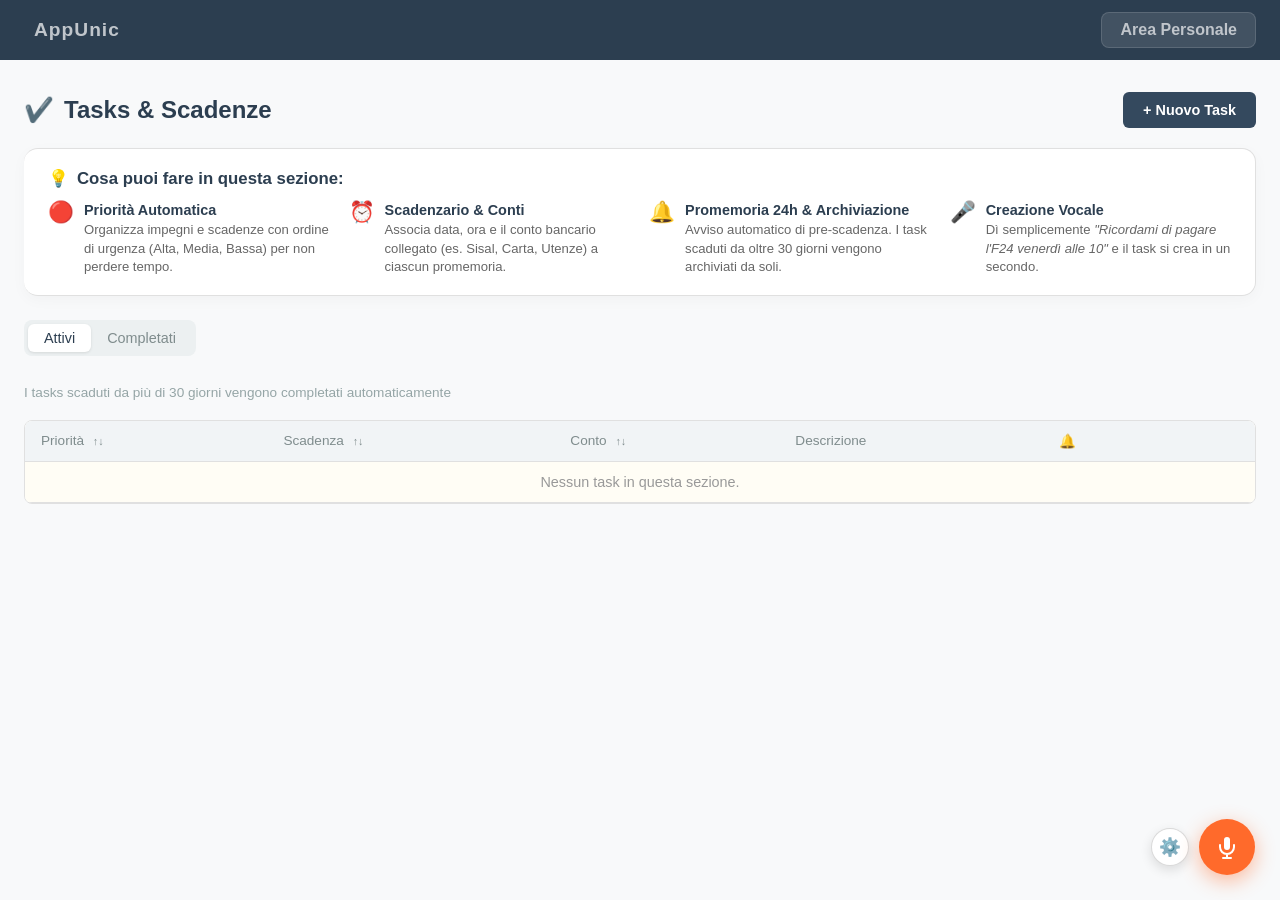
<file: organizzazione.html>
<!doctype html>
<html lang="it">
  <head>
    <meta charset="UTF-8" />
    <meta name="viewport" content="width=device-width, initial-scale=1.0" />
    <title>Tasks — AppUnic</title>
    <meta name="description" content="Gestione Tasks" />
    <meta name="robots" content="index, follow" />
    <style>
      :root {
        --carta: #ffffff;
        --inchiostro: #2c3e50;
        --blu-scuro: #34495e;
        --blu-chiaro: #ecf0f1;
        --sfondo-riga: #fffdf5;
        --oro: #d4a017;
        --verde: #27ae60;
        --rosso: #e74c3c;
        --bordo: #e0e0e0;
        --sans: -apple-system, BlinkMacSystemFont, 'Segoe UI', Roboto, Helvetica, Arial, sans-serif;
      }
      body {
        margin: 0;
        font-family: var(--sans);
        background: #f8f9fa;
        color: var(--inchiostro);
        min-height: 100vh;
      }
      nav {
        background: #1A1714;
        color: white;
        padding: 10px 24px;
        display: flex;
        gap: 20px;
        align-items: center;
        position: sticky;
        top: 0;
        z-index: 1000;
      }
      .brand {
        font-weight: 800;
        font-size: 1.1rem;
        letter-spacing: 1px;
        color: white;
        text-decoration: none;
      }
      nav a {
        color: white;
        text-decoration: none;
        padding: 5px 10px;
        opacity: 0.7;
        border-radius: 4px;
      }
      nav a.active {
        background: rgba(255, 255, 255, 0.2);
        opacity: 1;
      }
      nav a:hover {
        opacity: 1;
      }
      
      .container {
        max-width: 1400px;
        margin: 0 auto;
        padding: 2rem 1.5rem;
      }

      /* Header and Actions */
      .header-actions {
        display: flex;
        justify-content: space-between;
        align-items: center;
        margin-bottom: 20px;
      }
      
      .header-actions h1 {
        font-size: 1.5rem;
        margin: 0;
        display: flex;
        align-items: center;
        gap: 10px;
        color: #2c3e50;
      }
      
      .btn-nuovo {
        background: #34495e;
        color: white;
        border: none;
        padding: 10px 20px;
        border-radius: 6px;
        font-weight: bold;
        cursor: pointer;
        font-size: 0.9rem;
        display: flex;
        align-items: center;
        gap: 5px;
      }
      .btn-nuovo:hover {
        background: #2c3e50;
      }

      /* Tabs */
      .tabs {
        display: inline-flex;
        background: #ecf0f1;
        padding: 4px;
        border-radius: 8px;
        margin-bottom: 15px;
      }
      .tab {
        padding: 6px 16px;
        border-radius: 6px;
        cursor: pointer;
        font-size: 0.9rem;
        color: #7f8c8d;
        border: none;
        background: transparent;
        font-weight: 500;
      }
      .tab.active {
        background: white;
        color: #2c3e50;
        box-shadow: 0 1px 3px rgba(0,0,0,0.1);
      }

      .info-text {
        color: #95a5a6;
        font-size: 0.85rem;
        margin-bottom: 20px;
      }

      /* Table Styles */
      .table-container {
        background: white;
        border-radius: 8px;
        border: 1px solid var(--bordo);
        overflow-x: auto;
      }
      table {
        width: 100%;
        border-collapse: collapse;
        text-align: left;
      }
      th {
        background: #f1f4f6;
        color: #7f8c8d;
        font-weight: 500;
        font-size: 0.85rem;
        padding: 12px 16px;
        border-bottom: 1px solid var(--bordo);
      }
      th .sort-icon {
        margin-left: 5px;
        font-size: 0.8em;
      }
      td {
        padding: 12px 16px;
        border-bottom: 1px solid var(--bordo);
        font-size: 0.9rem;
      }
      tr {
        background: var(--sfondo-riga);
      }
      tr:hover {
        background: #fffbe6;
      }
      
      .col-scadenza {
        color: var(--oro);
        font-weight: 600;
      }
      .col-conto {
        color: #2980b9;
      }

      /* Stili Badge Priorità */
      .badge-priorita {
        display: inline-flex;
        align-items: center;
        gap: 5px;
        padding: 4px 10px;
        border-radius: 12px;
        font-size: 0.8rem;
        font-weight: 700;
        letter-spacing: 0.3px;
      }
      .badge-alta {
        background: rgba(231, 76, 60, 0.12);
        color: #c0392b;
        border: 1px solid rgba(231, 76, 60, 0.3);
      }
      .badge-media {
        background: rgba(243, 156, 18, 0.12);
        color: #d35400;
        border: 1px solid rgba(243, 156, 18, 0.3);
      }
      .badge-bassa {
        background: rgba(39, 174, 96, 0.12);
        color: #27ae60;
        border: 1px solid rgba(39, 174, 96, 0.3);
      }

      .actions {
        display: flex;
        gap: 12px;
        align-items: center;
        justify-content: flex-end;
      }
      .action-btn {
        background: none;
        border: none;
        cursor: pointer;
        font-size: 1.1rem;
        padding: 4px;
        color: #95a5a6;
        transition: color 0.2s;
      }
      .action-btn.check:hover { color: var(--verde); }
      .action-btn.edit:hover { color: #3498db; }
      .action-btn.copy:hover { color: #f39c12; }
      .action-btn.delete:hover { color: var(--rosso); }
      
      .bell-notification {
        display: flex;
        align-items: center;
        gap: 4px;
        color: #7f8c8d;
        font-size: 0.85rem;
      }

      /* Modale Glassmorphism */
      .modal-overlay {
        position: fixed;
        top: 0; left: 0; width: 100%; height: 100%;
        background: rgba(0,0,0,0.4);
        display: none;
        justify-content: center;
        align-items: center;
        z-index: 2000;
        backdrop-filter: blur(4px);
      }
      .modal-content {
        background: white;
        border-radius: 12px;
        padding: 2rem;
        width: 100%;
        max-width: 500px;
        box-shadow: 0 20px 60px rgba(0,0,0,0.15);
      }
      .modal-content h3 {
        margin-top: 0;
        color: #2c3e50;
      }
      .form-group {
        margin-bottom: 15px;
      }
      .form-group label {
        display: block;
        margin-bottom: 5px;
        font-weight: 500;
        font-size: 0.9rem;
        color: #34495e;
      }
      .form-group input, .form-group select {
        width: 100%;
        padding: 10px;
        border: 1px solid #ccc;
        border-radius: 6px;
        box-sizing: border-box;
      }
      .modal-actions {
        display: flex;
        justify-content: flex-end;
        gap: 10px;
        margin-top: 25px;
      }
      .btn-cancel {
        background: #ecf0f1;
        color: #7f8c8d;
        border: none;
        padding: 10px 18px;
        border-radius: 6px;
        cursor: pointer;
        font-weight: 500;
      }
      .btn-save {
        background: #34495e;
        color: white;
        border: none;
        padding: 10px 18px;
        border-radius: 6px;
        cursor: pointer;
        font-weight: bold;
      }

      /* Box Guida & Spiegazione */
      .guide-box {
        background: rgba(255, 255, 255, 0.95);
        border: 1px solid var(--bordo);
        border-left: 5px solid var(--mandarino);
        border-radius: 14px;
        padding: 1.2rem 1.5rem;
        margin-bottom: 1.5rem;
        box-shadow: 0 4px 15px rgba(0,0,0,0.03);
      }
      .guide-box-title {
        font-size: 1.05rem;
        font-weight: 800;
        display: flex;
        align-items: center;
        gap: 8px;
        margin-bottom: 0.8rem;
        color: var(--inchiostro);
      }
      .guide-grid {
        display: grid;
        grid-template-columns: repeat(auto-fit, minmax(200px, 1fr));
        gap: 1.2rem;
      }
      .guide-item {
        display: flex;
        gap: 10px;
        align-items: flex-start;
      }
      .guide-item-icon {
        font-size: 1.3rem;
        line-height: 1;
      }
      .guide-item-text strong {
        display: block;
        font-size: 0.9rem;
        margin-bottom: 2px;
      }
      .guide-item-text span {
        font-size: 0.82rem;
        color: #666;
        line-height: 1.35;
      }

      /* Responsiveness per Cellulari */
      @media (max-width: 768px) {
        .container {
          padding: 1.5rem 1rem;
        }
        nav {
          flex-direction: row !important;
          align-items: center !important;
          overflow-x: auto !important;
          white-space: nowrap !important;
          gap: 10px !important;
          padding: 10px 14px !important;
          scrollbar-width: none;
        }
        nav::-webkit-scrollbar {
          display: none;
        }
        nav > div {
          flex-direction: row !important;
          flex-wrap: nowrap !important;
          gap: 8px !important;
          width: auto !important;
        }
        nav a {
          width: auto !important;
          flex-shrink: 0 !important;
          font-size: 0.85rem !important;
          padding: 5px 10px !important;
        }
        .header-actions {
          flex-direction: column;
          align-items: flex-start;
          gap: 12px;
        }
        .header-actions h1 {
          font-size: 1.3rem;
        }
        .guide-grid {
          grid-template-columns: 1fr;
        }
        .modal-content {
          padding: 1.2rem;
          margin: 10px;
        }
      }
    </style>
    <script type="module" crossorigin src="./assets/organizzazione-C1o9nfrM.js"></script>
    <link rel="modulepreload" crossorigin href="./assets/VoiceAssistant-iA-fUDu8.js">
  </head>
  <body>
    <nav style="background: var(--inchiostro, #1A1714); color: white; padding: 12px 24px; display: flex; justify-content: space-between; align-items: center; position: sticky; top: 0; z-index: 1000;">
      <a href="./index.html" class="brand" style="font-weight: 800; font-size: 1.2rem; letter-spacing: 1px; color: white; text-decoration: none;">AppUnic</a>
      <a href="./area-personale.html" style="color: white; text-decoration: none; padding: 8px 18px; font-weight: bold; background: rgba(255, 255, 255, 0.15); border-radius: 8px; transition: all 0.2s; border: 1px solid rgba(255,255,255,0.2);">Area Personale</a>
    </nav>
    
    <div class="container">
      <div class="header-actions">
        <h1><span>✔️</span> Tasks & Scadenze</h1>
        <button class="btn-nuovo" id="btn-open-modal">+ Nuovo Task</button>
      </div>

      <!-- BOX GUIDA: COSA PUOI FARE -->
      <div class="guide-box">
        <div class="guide-box-title">
          <span>💡</span> Cosa puoi fare in questa sezione:
        </div>
        <div class="guide-grid">
          <div class="guide-item">
            <span class="guide-item-icon">🔴</span>
            <div class="guide-item-text">
              <strong>Priorità Automatica</strong>
              <span>Organizza impegni e scadenze con ordine di urgenza (Alta, Media, Bassa) per non perdere tempo.</span>
            </div>
          </div>
          <div class="guide-item">
            <span class="guide-item-icon">⏰</span>
            <div class="guide-item-text">
              <strong>Scadenzario & Conti</strong>
              <span>Associa data, ora e il conto bancario collegato (es. Sisal, Carta, Utenze) a ciascun promemoria.</span>
            </div>
          </div>
          <div class="guide-item">
            <span class="guide-item-icon">🔔</span>
            <div class="guide-item-text">
              <strong>Promemoria 24h & Archiviazione</strong>
              <span>Avviso automatico di pre-scadenza. I task scaduti da oltre 30 giorni vengono archiviati da soli.</span>
            </div>
          </div>
          <div class="guide-item">
            <span class="guide-item-icon">🎤</span>
            <div class="guide-item-text">
              <strong>Creazione Vocale</strong>
              <span>Dì semplicemente <em>"Ricordami di pagare l'F24 venerdì alle 10"</em> e il task si crea in un secondo.</span>
            </div>
          </div>
        </div>
      </div>

      <div class="tabs">
        <button class="tab active" id="tab-attivi">Attivi</button>
        <button class="tab" id="tab-completati">Completati</button>
      </div>

      <p class="info-text">I tasks scaduti da più di 30 giorni vengono completati automaticamente</p>
      
      <div class="table-container">
        <table>
          <thead>
            <tr>
              <th>Priorità <span class="sort-icon">↑↓</span></th>
              <th>Scadenza <span class="sort-icon">↑↓</span></th>
              <th>Conto <span class="sort-icon">↑↓</span></th>
              <th>Descrizione</th>
              <th style="width: 180px;">🔔</th>
            </tr>
          </thead>
          <tbody id="tasks-tbody">
            <!-- Rendered by main.ts -->
          </tbody>
        </table>
      </div>
    </div>

    <!-- Modale CRUD -->
    <div class="modal-overlay" id="task-modal">
      <div class="modal-content">
        <h3 id="modal-title">Nuovo Task</h3>
        <input type="hidden" id="task-id">
        
        <div class="form-group">
          <label>Priorità</label>
          <select id="task-priorita">
            <option value="alta">🔴 Alta (Urgente)</option>
            <option value="media" selected>🟡 Media (Standard)</option>
            <option value="bassa">🟢 Bassa (Con calma)</option>
          </select>
        </div>

        <div style="display: grid; grid-template-columns: 1fr 1fr; gap: 15px;">
          <div class="form-group">
            <label>Data</label>
            <input type="date" id="task-date">
          </div>
          <div class="form-group">
            <label>Ora</label>
            <input type="time" id="task-time">
          </div>
        </div>
        
        <div class="form-group">
          <label>Conto</label>
          <input type="text" id="task-conto" placeholder="Es: Sisal / Banca / Altro">
        </div>

        <div class="form-group">
          <label>Descrizione</label>
          <input type="text" id="task-descrizione" placeholder="Es: dep almeno 25€...">
        </div>
        
        <div class="modal-actions">
          <button class="btn-cancel" id="btn-cancel-modal">Annulla</button>
          <button class="btn-save" id="btn-save-modal">Salva</button>
        </div>
      </div>
    </div>
    
  </body>
</html>
</file>
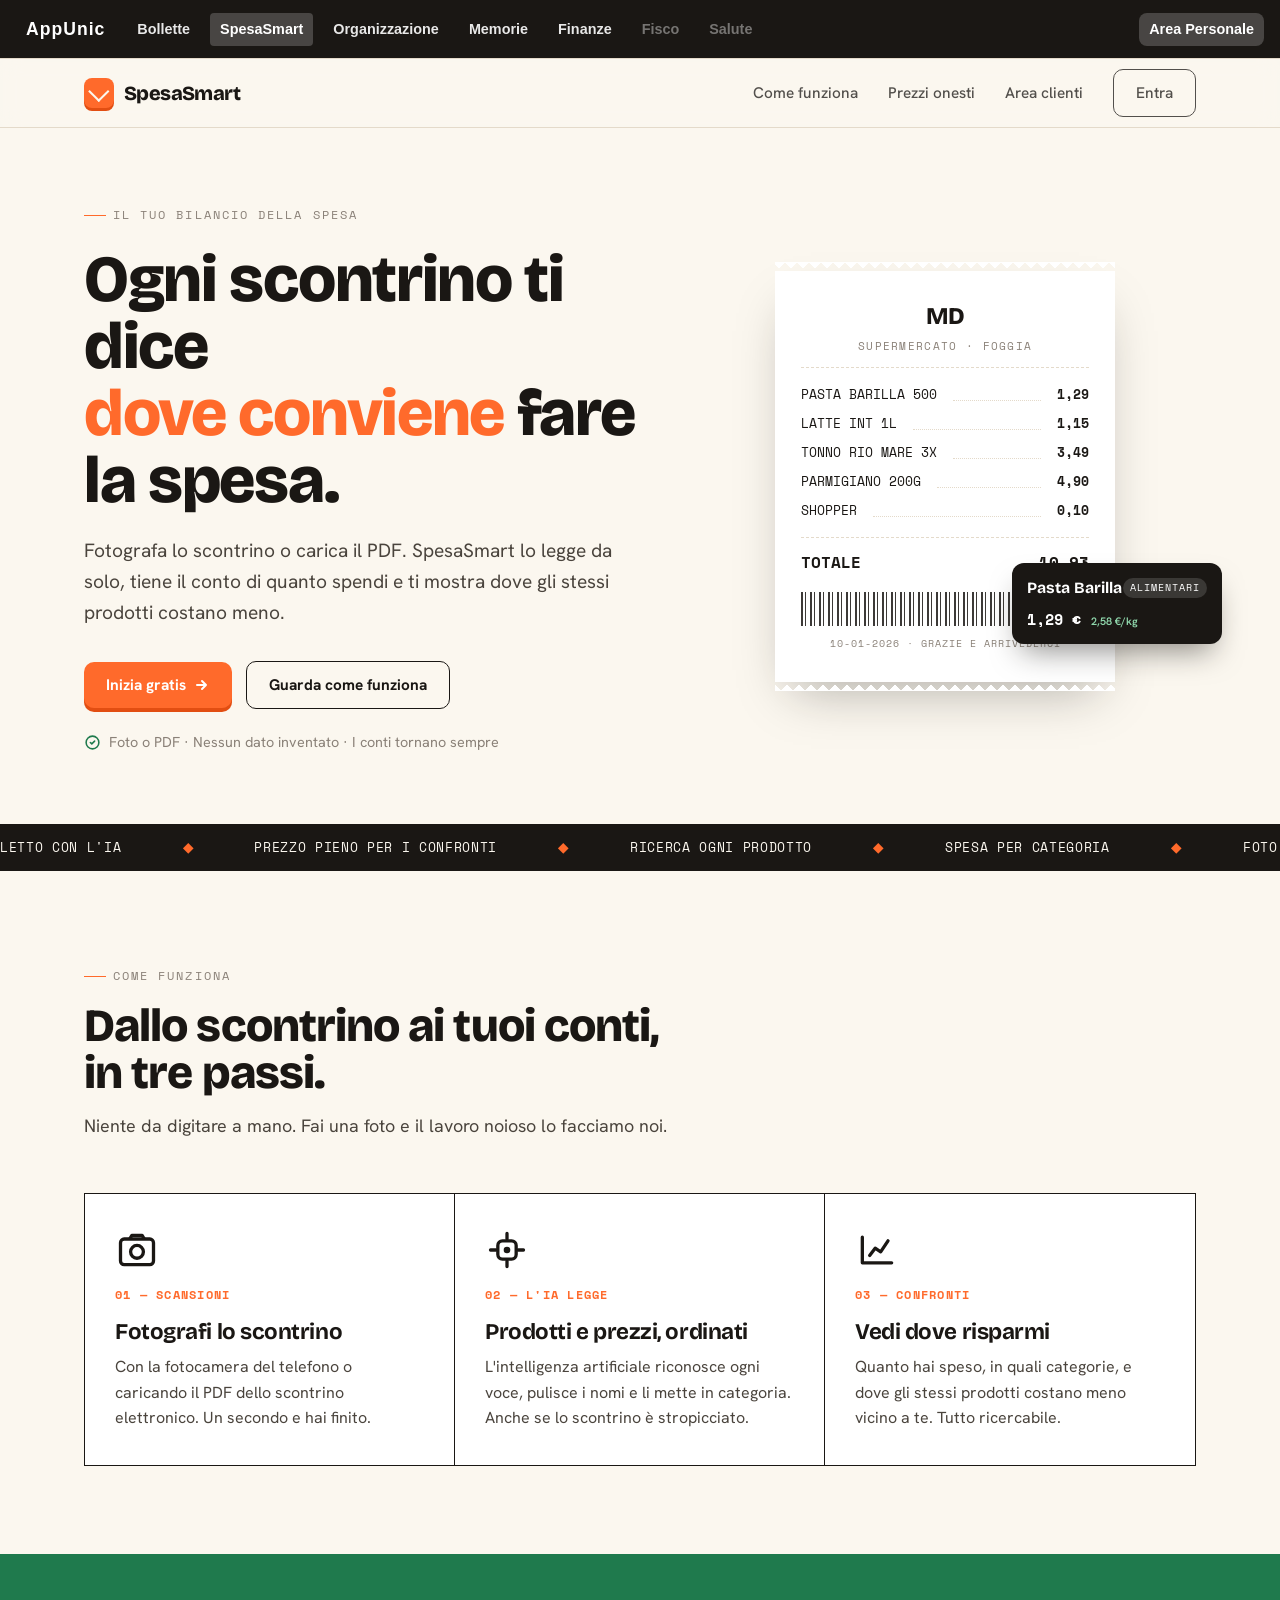
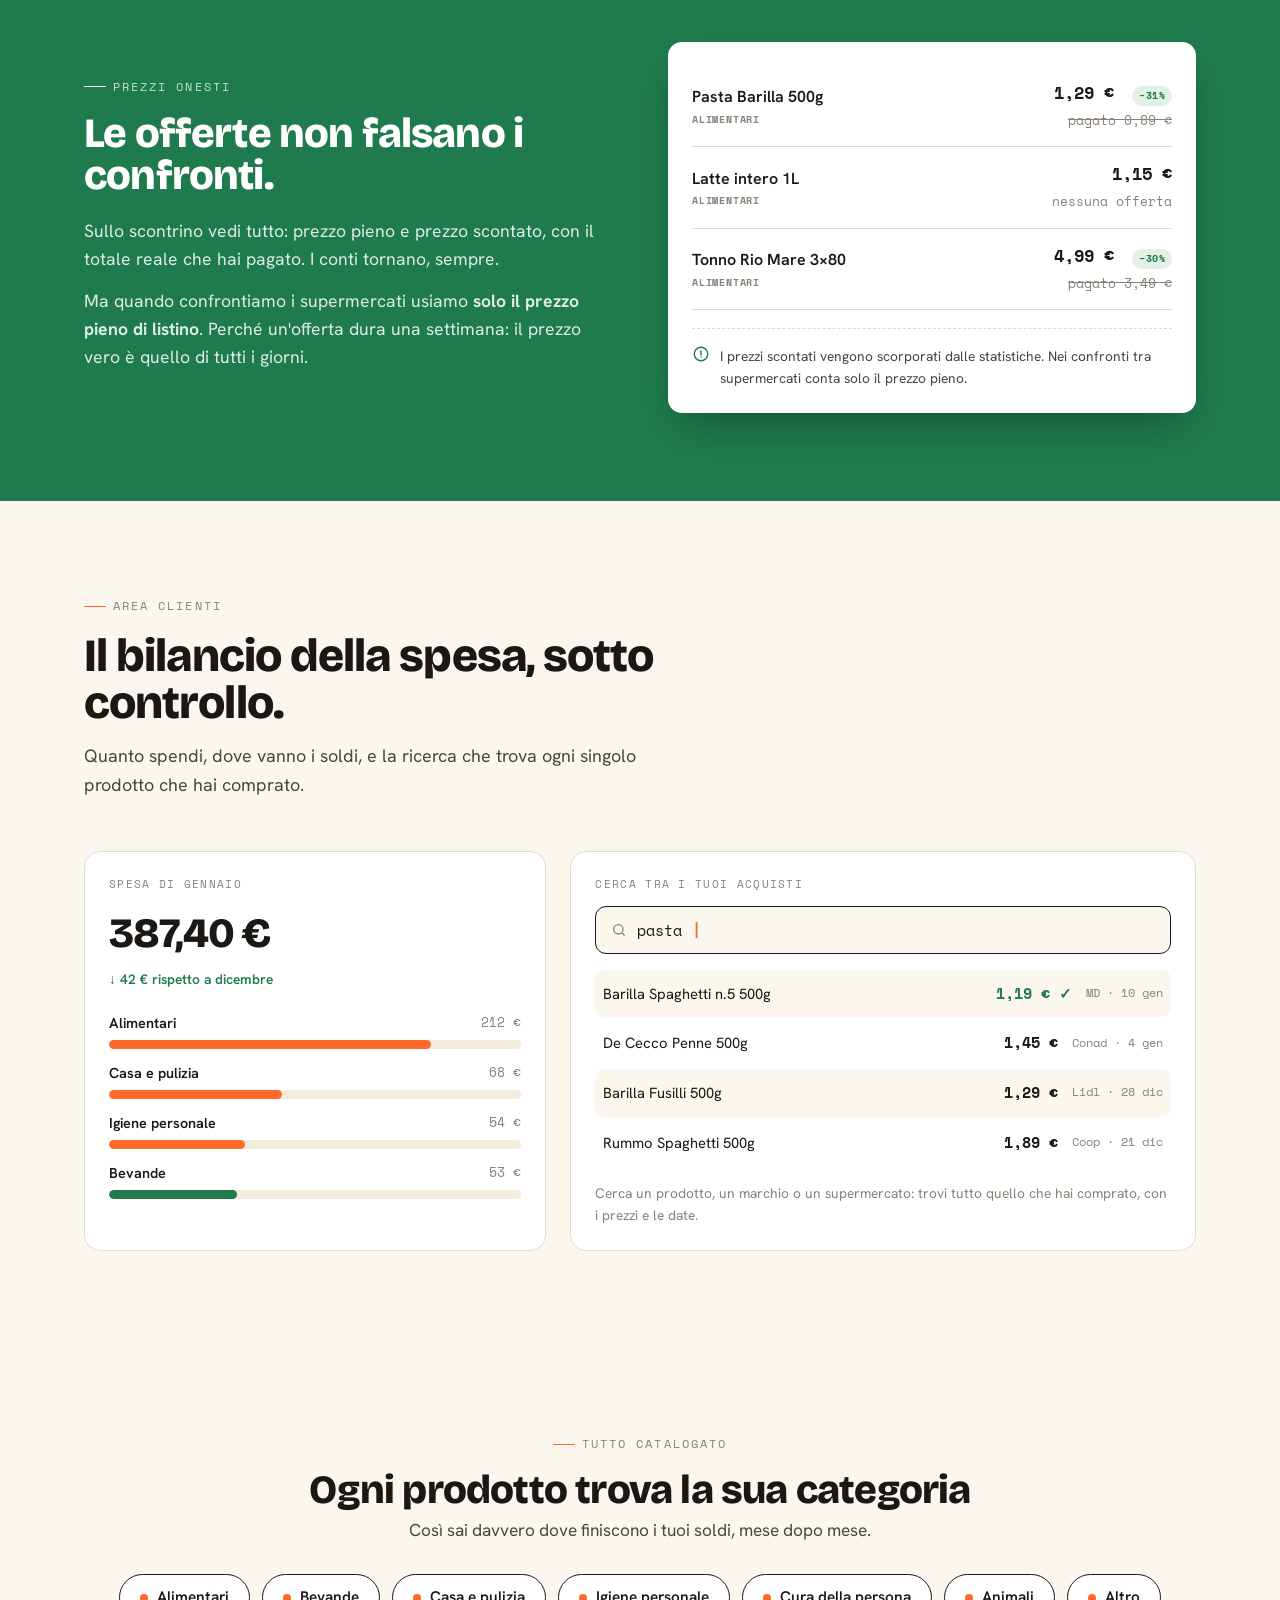
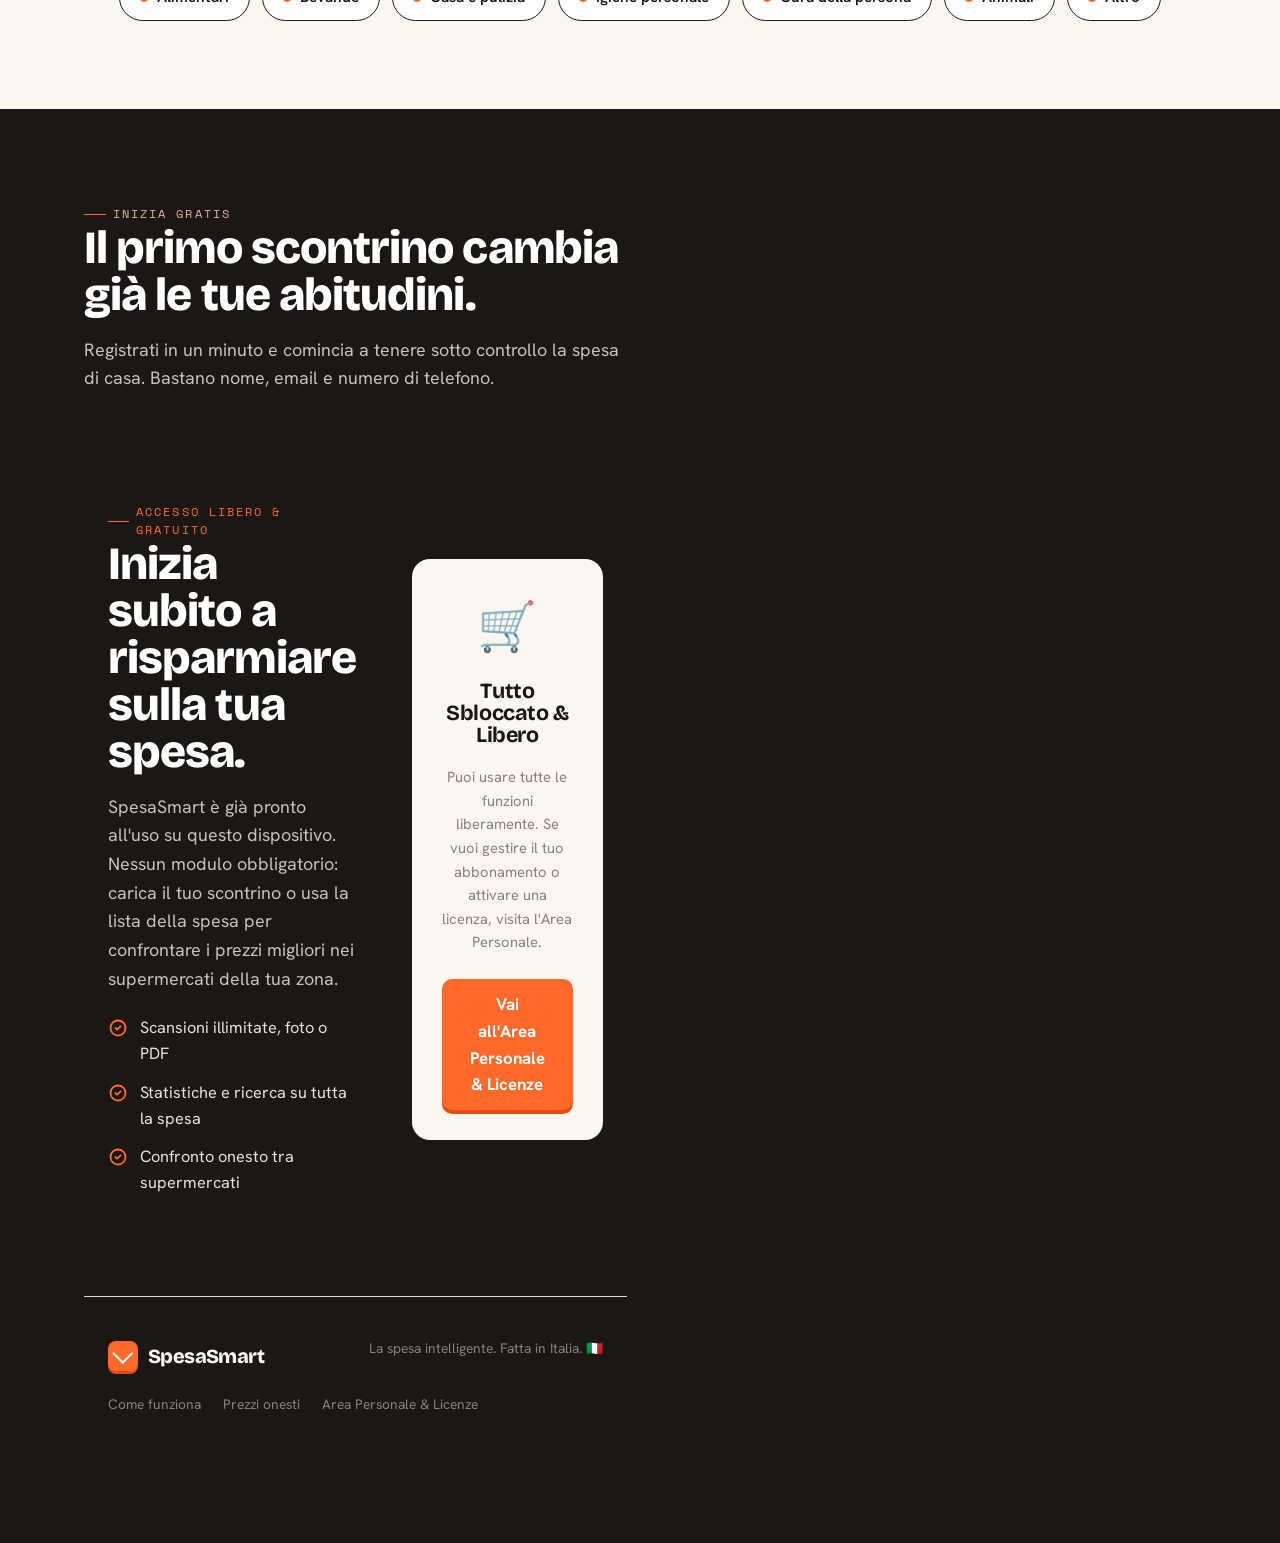
<file: spesasmart.html>
<!DOCTYPE html>
<html lang="it">
<head>
<meta charset="UTF-8">
<meta name="viewport" content="width=device-width, initial-scale=1.0">
<title>SpesaSmart — Ogni scontrino ti dice dove conviene fare la spesa</title>
<link rel="preconnect" href="https://fonts.googleapis.com">
<link rel="preconnect" href="https://fonts.gstatic.com" crossorigin>
<link href="https://fonts.googleapis.com/css2?family=Bricolage+Grotesque:opsz,wght@12..96,600;12..96,700;12..96,800&family=Hanken+Grotesk:wght@400;500;600;700&family=Space+Mono:wght@400;700&display=swap" rel="stylesheet">
<style>
  :root{
    --carta:#FBF7EF;
    --carta-2:#F3ECDD;
    --inchiostro:#1A1714;
    --mandarino:#FF6A2B;
    --mandarino-scuro:#E24E12;
    --basilico:#1F7A4D;
    --foglia:#E2F1E6;
    --grigio:#8A8178;
    --linea:#E4DACA;
    --ombra:rgba(26,23,20,.08);
  }

  *{margin:0;padding:0;box-sizing:border-box}
  html{scroll-behavior:smooth}
  body{
    font-family:"Hanken Grotesk",sans-serif;
    background:var(--carta);
    color:var(--inchiostro);
    line-height:1.6;
    -webkit-font-smoothing:antialiased;
    overflow-x:hidden;
  }

  /* Navigazione Globale AppUnic */
  .appunic-nav {
    background: var(--inchiostro, #1A1714);
    color: white;
    padding: 10px 24px;
    display: flex;
    gap: 20px;
    font-family: sans-serif;
    align-items: center;
    position: sticky;
    top: 0;
    z-index: 1000;
  }
  .appunic-nav a {
    color: white;
    text-decoration: none;
    padding: 5px 10px;
  }
  .appunic-nav .active {
    background: rgba(255,255,255,0.2);
    border-radius: 4px;
  }
  .appunic-nav .inactive {
    opacity: 0.7;
  }

  /* subtle paper grain */
  body::before{
    content:"";position:fixed;inset:0;pointer-events:none;z-index:0;opacity:.4;
    background-image:radial-gradient(var(--linea) .5px,transparent .5px);
    background-size:22px 22px;
  }

  h1,h2,h3,.display{font-family:"Bricolage Grotesque",sans-serif;line-height:1.02;letter-spacing:-.02em;}
  .mono{font-family:"Space Mono",monospace;}

  .wrap{max-width:1160px;margin:0 auto;padding:0 24px;position:relative;z-index:1;}

  .eyebrow{
    font-family:"Space Mono",monospace;font-size:.72rem;letter-spacing:.18em;
    text-transform:uppercase;color:var(--grigio);display:inline-flex;align-items:center;gap:.6em;
  }
  .eyebrow::before{content:"";width:22px;height:1px;background:var(--mandarino);}

  /* ---------- NAV ---------- */
  nav{
    position:sticky;top:0;z-index:50;background:rgba(251,247,239,.82);
    backdrop-filter:blur(10px);border-bottom:1px solid var(--linea);
  }
  .nav-in{display:flex;align-items:center;justify-content:space-between;height:68px;}
  .logo{display:flex;align-items:center;gap:10px;font-family:"Bricolage Grotesque";font-weight:800;font-size:1.25rem;letter-spacing:-.03em;}
  .logo-mark{
    width:30px;height:30px;border-radius:8px;background:var(--mandarino);position:relative;flex:none;
    box-shadow:0 3px 0 var(--mandarino-scuro);
  }
  .logo-mark::after{
    content:"";position:absolute;inset:0;margin:auto;width:13px;height:13px;
    border:2.5px solid var(--carta);border-top:none;border-right:none;transform:rotate(-45deg) translate(1px,-2px);
  }
  .nav-links{display:flex;align-items:center;gap:30px;}
  .nav-links a{color:var(--inchiostro);text-decoration:none;font-weight:500;font-size:.96rem;opacity:.75;transition:opacity .2s;}
  .nav-links a:hover{opacity:1;}
  .btn{
    font-family:"Hanken Grotesk";font-weight:700;font-size:.96rem;cursor:pointer;border:none;
    padding:11px 22px;border-radius:10px;text-decoration:none;display:inline-flex;align-items:center;gap:8px;
    transition:transform .15s ease, box-shadow .15s ease;
  }
  .btn-primary{background:var(--mandarino);color:#fff;box-shadow:0 4px 0 var(--mandarino-scuro);}
  .btn-primary:hover{transform:translateY(-2px);box-shadow:0 6px 0 var(--mandarino-scuro);}
  .btn-primary:active{transform:translateY(2px);box-shadow:0 2px 0 var(--mandarino-scuro);}
  .btn-ghost{background:transparent;color:var(--inchiostro);border:1.5px solid var(--inchiostro);}
  .btn-ghost:hover{background:var(--inchiostro);color:var(--carta);}
  .nav-cta-mobile{display:none;}

  /* ---------- HERO ---------- */
  .hero{padding:70px 0 40px;}
  .hero-grid{display:grid;grid-template-columns:1.05fr .95fr;gap:56px;align-items:center;}
  .hero h1{font-size:clamp(2.4rem,5.2vw,4.1rem);font-weight:800;margin:22px 0 22px;}
  .hero h1 .ink{color:var(--mandarino);position:relative;white-space:nowrap;}
  .hero p.lead{font-size:1.2rem;color:#4a443d;max-width:30em;margin-bottom:32px;}
  .hero-cta{display:flex;gap:14px;flex-wrap:wrap;align-items:center;}
  .hero-note{font-size:.9rem;color:var(--grigio);margin-top:22px;display:flex;align-items:center;gap:8px;}
  .hero-note svg{flex:none;}

  /* receipt */
  .receipt-stage{position:relative;display:flex;justify-content:center;}
  .receipt{
    background:#fff;width:340px;max-width:100%;position:relative;
    padding:26px 26px 30px;box-shadow:0 24px 50px -18px rgba(26,23,20,.35);
    font-family:"Space Mono",monospace;font-size:.82rem;color:var(--inchiostro);
  }
  /* zig-zag torn edges */
  .receipt::before,.receipt::after{
    content:"";position:absolute;left:0;right:0;height:10px;
    background:linear-gradient(-45deg,#fff 6px,transparent 0),linear-gradient(45deg,#fff 6px,transparent 0);
    background-size:12px 12px;background-position:0 0;
  }
  .receipt::before{top:-9px;transform:rotate(180deg);}
  .receipt::after{bottom:-9px;}
  .r-head{text-align:center;border-bottom:1.5px dashed var(--linea);padding-bottom:12px;margin-bottom:12px;}
  .r-logo{font-family:"Bricolage Grotesque";font-weight:800;font-size:1.5rem;letter-spacing:-.04em;}
  .r-sub{font-size:.68rem;letter-spacing:.12em;color:var(--grigio);margin-top:3px;}
  .r-row{display:flex;justify-content:space-between;gap:10px;padding:4px 0;opacity:0;}
  .r-name{white-space:nowrap;overflow:hidden;text-overflow:ellipsis;}
  .r-dots{flex:1;border-bottom:1.5px dotted var(--linea);margin:0 6px;transform:translateY(-4px);}
  .r-price{white-space:nowrap;font-weight:700;}
  .r-total{display:flex;justify-content:space-between;border-top:1.5px dashed var(--linea);margin-top:12px;padding-top:12px;font-weight:700;font-size:1rem;}
  .r-barcode{margin-top:16px;height:34px;background:repeating-linear-gradient(90deg,var(--inchiostro) 0 2px,transparent 2px 4px,var(--inchiostro) 4px 5px,transparent 5px 9px);opacity:.85;}
  .r-foot{text-align:center;font-size:.62rem;color:var(--grigio);letter-spacing:.1em;margin-top:10px;}

  /* scan line */
  .scanline{position:absolute;left:-6px;right:-6px;height:36px;pointer-events:none;
    background:linear-gradient(180deg,transparent,rgba(255,106,43,.28),transparent);
    box-shadow:0 0 12px rgba(255,106,43,.5);border-top:1px solid var(--mandarino);border-bottom:1px solid var(--mandarino);opacity:0;}

  /* understood chip that floats out */
  .parsed{
    position:absolute;right:-26px;bottom:38px;background:var(--inchiostro);color:#fff;
    border-radius:12px;padding:12px 15px;width:210px;box-shadow:0 16px 30px -10px rgba(26,23,20,.5);
    opacity:0;transform:translateX(12px);
  }
  .parsed .p-top{display:flex;align-items:center;justify-content:space-between;margin-bottom:7px;}
  .parsed .p-name{font-family:"Bricolage Grotesque";font-weight:700;font-size:.98rem;}
  .parsed .p-cat{font-family:"Space Mono";font-size:.6rem;letter-spacing:.1em;text-transform:uppercase;background:rgba(255,255,255,.14);padding:2px 7px;border-radius:20px;color:#fff;}
  .parsed .p-prices{display:flex;align-items:baseline;gap:10px;}
  .parsed .p-full{font-family:"Space Mono";font-size:.95rem;font-weight:700;}
  .parsed .p-tag{font-size:.68rem;color:#8fd6ab;font-weight:600;}

  @keyframes printIn{to{opacity:1;}}
  @keyframes sweep{
    0%{top:6px;opacity:0;}10%{opacity:1;}90%{opacity:1;}100%{top:calc(100% - 42px);opacity:0;}
  }
  @keyframes floatIn{to{opacity:1;transform:translateX(0);}}

  .animate .r-row{animation:printIn .4s ease forwards;}
  .animate .r-row:nth-child(1){animation-delay:.35s}
  .animate .r-row:nth-child(2){animation-delay:.5s}
  .animate .r-row:nth-child(3){animation-delay:.65s}
  .animate .r-row:nth-child(4){animation-delay:.8s}
  .animate .r-row:nth-child(5){animation-delay:.95s}
  .animate .scanline{animation:sweep 2.4s ease-in-out 1.2s;}
  .animate .parsed{animation:floatIn .5s ease 2.1s forwards;}

  /* ---------- strip divider ---------- */
  .ticker{background:var(--inchiostro);color:var(--carta);overflow:hidden;padding:13px 0;margin-top:30px;}
  .ticker-in{display:flex;gap:44px;white-space:nowrap;font-family:"Space Mono";font-size:.82rem;letter-spacing:.05em;animation:scroll 26s linear infinite;}
  .ticker-in span{display:inline-flex;align-items:center;gap:44px;}
  .ticker b{color:var(--mandarino);}
  @keyframes scroll{to{transform:translateX(-50%);}}

  /* ---------- SECTIONS ---------- */
  section{padding:88px 0;}
  .sec-head{max-width:38em;margin-bottom:52px;}
  .sec-head h2{font-size:clamp(1.9rem,3.6vw,2.9rem);font-weight:800;margin:16px 0;}
  .sec-head p{font-size:1.12rem;color:#4a443d;}

  /* how it works */
  .steps{display:grid;grid-template-columns:repeat(3,1fr);gap:0;border:1.5px solid var(--inchiostro);background:#fff;}
  .step{padding:34px 30px;border-right:1.5px solid var(--inchiostro);position:relative;}
  .step:last-child{border-right:none;}
  .step-n{font-family:"Space Mono";font-size:.78rem;font-weight:700;color:var(--mandarino);letter-spacing:.1em;}
  .step h3{font-size:1.4rem;font-weight:700;margin:16px 0 10px;}
  .step p{color:#4a443d;font-size:1rem;}
  .step-ico{width:44px;height:44px;margin-bottom:6px;color:var(--inchiostro);}

  /* transparency band */
  .trust{background:var(--basilico);color:#fff;}
  .trust .wrap{display:grid;grid-template-columns:1fr 1fr;gap:56px;align-items:center;}
  .trust .eyebrow{color:#bfe6cd;}
  .trust .eyebrow::before{background:#fff;}
  .trust h2{font-size:clamp(1.8rem,3.3vw,2.6rem);font-weight:800;margin:16px 0 20px;color:#fff;}
  .trust p{color:#dcefe2;font-size:1.1rem;margin-bottom:14px;}
  .trust .demo{background:#fff;color:var(--inchiostro);border-radius:14px;padding:24px;box-shadow:0 20px 40px -14px rgba(0,0,0,.35);}
  .demo-row{display:flex;justify-content:space-between;align-items:center;padding:14px 0;border-bottom:1px solid var(--linea);}
  .demo-row:last-of-type{border-bottom:none;}
  .demo-name{font-weight:600;}
  .demo-name small{display:block;font-family:"Space Mono";font-size:.62rem;letter-spacing:.08em;color:var(--grigio);text-transform:uppercase;margin-top:2px;}
  .demo-prices{text-align:right;font-family:"Space Mono";}
  .price-full{font-weight:700;font-size:1.05rem;}
  .price-paid{color:var(--grigio);text-decoration:line-through;font-size:.82rem;}
  .badge-promo{display:inline-block;background:var(--foglia);color:var(--basilico);font-family:"Space Mono";font-size:.62rem;font-weight:700;padding:2px 7px;border-radius:20px;margin-left:8px;letter-spacing:.05em;}
  .demo-caption{margin-top:18px;padding-top:16px;border-top:1.5px dashed var(--linea);font-size:.86rem;color:#4a443d;display:flex;gap:10px;}
  .demo-caption svg{flex:none;color:var(--basilico);}

  /* dashboard preview */
  .dash{display:grid;grid-template-columns:.85fr 1.15fr;gap:24px;}
  .card{background:#fff;border:1.5px solid var(--linea);border-radius:16px;padding:24px;}
  .card-lbl{font-family:"Space Mono";font-size:.68rem;letter-spacing:.12em;text-transform:uppercase;color:var(--grigio);}
  .big-num{font-family:"Bricolage Grotesque";font-weight:800;font-size:2.6rem;letter-spacing:-.03em;margin:6px 0 2px;}
  .trend{font-size:.86rem;color:var(--basilico);font-weight:600;}
  .cat-bars{margin-top:22px;display:flex;flex-direction:column;gap:13px;}
  .cat{}
  .cat-top{display:flex;justify-content:space-between;font-size:.9rem;margin-bottom:5px;}
  .cat-top b{font-weight:600;}
  .cat-top span{font-family:"Space Mono";color:var(--grigio);font-size:.82rem;}
  .bar{height:9px;background:var(--carta-2);border-radius:20px;overflow:hidden;}
  .bar i{display:block;height:100%;border-radius:20px;background:var(--mandarino);}
  .bar.g i{background:var(--basilico);}

  .search-card{display:flex;flex-direction:column;}
  .search-box{display:flex;align-items:center;gap:10px;border:1.5px solid var(--inchiostro);border-radius:11px;padding:11px 15px;font-family:"Space Mono";font-size:.95rem;background:var(--carta);}
  .search-box .cur{color:var(--mandarino);font-weight:700;animation:blink 1.1s steps(1) infinite;}
  @keyframes blink{50%{opacity:0;}}
  .results{margin-top:16px;display:flex;flex-direction:column;gap:2px;}
  .res{display:grid;grid-template-columns:1fr auto auto;gap:14px;align-items:center;padding:12px 8px;border-radius:9px;font-size:.92rem;}
  .res:nth-child(odd){background:var(--carta);}
  .res .rp{font-family:"Space Mono";font-weight:700;}
  .res .rs{font-family:"Space Mono";font-size:.74rem;color:var(--grigio);text-align:right;}
  .res .best{color:var(--basilico);}
  .res .best::after{content:" ✓";}

  /* categories */
  .cats-wrap{text-align:center;}
  .chips{display:flex;flex-wrap:wrap;gap:12px;justify-content:center;margin-top:8px;}
  .chip{border:1.5px solid var(--inchiostro);border-radius:40px;padding:10px 20px;font-weight:600;font-size:.96rem;background:#fff;display:inline-flex;align-items:center;gap:9px;transition:transform .15s, background .15s, color .15s;}
  .chip:hover{transform:translateY(-3px);background:var(--inchiostro);color:var(--carta);}
  .chip .dot{width:8px;height:8px;border-radius:50%;background:var(--mandarino);}

  /* CTA / register */
  .cta{background:var(--inchiostro);color:var(--carta);}
  .cta-grid{display:grid;grid-template-columns:1fr 1fr;gap:56px;align-items:center;}
  .cta h2{font-size:clamp(2rem,3.6vw,3rem);font-weight:800;color:#fff;margin-bottom:18px;}
  .cta p{color:#c9c2b8;font-size:1.12rem;margin-bottom:16px;}
  .cta-list{list-style:none;display:flex;flex-direction:column;gap:12px;margin-top:22px;}
  .cta-list li{display:flex;align-items:flex-start;gap:12px;color:#e8e2d8;font-size:1.02rem;}
  .cta-list svg{flex:none;color:var(--mandarino);margin-top:3px;}
  .form{background:var(--carta);color:var(--inchiostro);border-radius:18px;padding:30px;}
  .form h3{font-size:1.35rem;font-weight:700;margin-bottom:4px;}
  .form .fsub{font-size:.92rem;color:var(--grigio);margin-bottom:20px;}
  .field{margin-bottom:14px;}
  .field label{display:block;font-size:.82rem;font-weight:600;margin-bottom:6px;}
  .field input{width:100%;border:1.5px solid var(--linea);border-radius:10px;padding:12px 14px;font-family:"Hanken Grotesk";font-size:1rem;background:#fff;transition:border-color .2s;}
  .field input:focus{outline:none;border-color:var(--mandarino);}
  .field-row{display:grid;grid-template-columns:1fr 1fr;gap:14px;}
  .sms-hint{display:flex;gap:10px;align-items:flex-start;background:var(--foglia);color:#155e3a;border-radius:10px;padding:12px 14px;font-size:.86rem;margin:6px 0 16px;}
  .sms-hint svg{flex:none;margin-top:2px;}
  .consent{display:flex;gap:9px;align-items:flex-start;font-size:.82rem;color:#4a443d;margin-bottom:18px;}
  .consent input{margin-top:3px;flex:none;width:16px;height:16px;accent-color:var(--mandarino);}
  .form .btn-primary{width:100%;justify-content:center;font-size:1.05rem;padding:14px;}
  .form-msg{text-align:center;font-size:.88rem;color:var(--basilico);font-weight:600;margin-top:12px;min-height:1.2em;}

  /* footer */
  footer{border-top:1px solid var(--linea);padding:40px 0;}
  .foot-in{display:flex;justify-content:space-between;align-items:center;flex-wrap:wrap;gap:18px;}
  .foot-in p{font-size:.86rem;color:var(--grigio);}
  .foot-links{display:flex;gap:22px;}
  .foot-links a{color:var(--grigio);text-decoration:none;font-size:.86rem;transition:color .2s;}
  .foot-links a:hover{color:var(--inchiostro);}

  /* reveal on scroll */
  .reveal{opacity:0;transform:translateY(24px);transition:opacity .7s ease, transform .7s ease;}
  .reveal.in{opacity:1;transform:none;}

  /* ---------- RESPONSIVE ---------- */
  @media (max-width:900px){
    .hero-grid,.trust .wrap,.dash,.cta-grid{grid-template-columns:1fr;}
    .hero{padding:48px 0 20px;}
    .receipt-stage{margin-top:20px;}
    .parsed{right:0;}
    .steps{grid-template-columns:1fr;}
    .step{border-right:none;border-bottom:1.5px solid var(--inchiostro);}
    .step:last-child{border-bottom:none;}
    .nav-links{display:none;}
    .nav-cta-mobile{display:inline-flex;}
    section{padding:60px 0;}
    .trust .demo{order:-1;}
  }
  @media (max-width:520px){
    .field-row{grid-template-columns:1fr;}
    .hero h1 .ink{white-space:normal;}
  }

  @media (prefers-reduced-motion:reduce){
    *{animation:none!important;transition:none!important;}
    .r-row,.parsed{opacity:1!important;transform:none!important;}
    .reveal{opacity:1!important;transform:none!important;}
  }
</style>
</head>
<body>
<!-- Navigazione Globale AppUnic -->
<nav class="appunic-nav" style="background: var(--inchiostro, #1A1714); color: white; padding: 10px 16px; display: flex; gap: 12px; align-items: center; position: sticky; top: 0; z-index: 1000; font-family: sans-serif; overflow-x: auto; white-space: nowrap; scrollbar-width: none;">
  <a href="./index.html" class="brand" style="font-weight: 800; font-size: 1.1rem; letter-spacing: 1px; color: white; text-decoration: none; flex-shrink: 0;">AppUnic</a>
  <div style="display: flex; gap: 10px; align-items: center; flex-shrink: 0;">
    <a href="./bollette.html" style="color: white; text-decoration: none; font-weight: bold; opacity: 0.9; padding: 5px 10px; font-size: 0.9rem;">Bollette</a>
    <a href="./spesasmart.html" style="color: white; text-decoration: none; font-weight: bold; opacity: 1; background: rgba(255,255,255,0.2); border-radius: 4px; padding: 5px 10px; font-size: 0.9rem;">SpesaSmart</a>
    <a href="./organizzazione.html" style="color: white; text-decoration: none; font-weight: bold; opacity: 0.9; padding: 5px 10px; font-size: 0.9rem;">Organizzazione</a>
    <a href="./memorie.html" style="color: white; text-decoration: none; font-weight: bold; opacity: 0.9; padding: 5px 10px; font-size: 0.9rem;">Memorie</a>
    <a href="./finanze.html" style="color: white; text-decoration: none; font-weight: bold; opacity: 0.9; padding: 5px 10px; font-size: 0.9rem;">Finanze</a>
    <a href="#" style="color: white; text-decoration: none; font-weight: bold; opacity: 0.4; cursor: not-allowed; padding: 5px 10px; font-size: 0.9rem;">Fisco</a>
    <a href="#" style="color: white; text-decoration: none; font-weight: bold; opacity: 0.4; cursor: not-allowed; padding: 5px 10px; font-size: 0.9rem;">Salute</a>
  </div>
  <a href="./area-personale.html" style="margin-left: auto; color: white; text-decoration: none; padding: 5px 10px; font-weight: bold; background: rgba(255, 255, 255, 0.2); border-radius: 8px; font-size: 0.9rem; flex-shrink: 0;">Area Personale</a>
</nav>

<!-- NAV -->
<nav>
  <div class="wrap nav-in">
    <div class="logo"><span class="logo-mark"></span>SpesaSmart</div>
    <div class="nav-links">
      <a href="#come">Come funziona</a>
      <a href="#trasparenza">Prezzi onesti</a>
      <a href="./area-personale.html">Area clienti</a>
      <a href="#inizia" class="btn btn-ghost">Entra</a>
    </div>
    <a href="#inizia" class="btn btn-primary nav-cta-mobile">Entra</a>
  </div>
</nav>

<!-- HERO -->
<header class="hero">
  <div class="wrap hero-grid">
    <div>
      <span class="eyebrow">Il tuo bilancio della spesa</span>
      <h1>Ogni scontrino ti dice <span class="ink">dove conviene</span> fare la spesa.</h1>
      <p class="lead">Fotografa lo scontrino o carica il PDF. SpesaSmart lo legge da solo, tiene il conto di quanto spendi e ti mostra dove gli stessi prodotti costano meno.</p>
      <div class="hero-cta">
        <a href="#inizia" class="btn btn-primary">Inizia gratis
          <svg width="16" height="16" viewBox="0 0 16 16" fill="none"><path d="M3 8h9M8 4l4 4-4 4" stroke="currentColor" stroke-width="2" stroke-linecap="round" stroke-linejoin="round"/></svg>
        </a>
        <a href="#come" class="btn btn-ghost">Guarda come funziona</a>
      </div>
      <div class="hero-note">
        <svg width="17" height="17" viewBox="0 0 24 24" fill="none"><path d="M9 12l2 2 4-4" stroke="var(--basilico)" stroke-width="2.2" stroke-linecap="round" stroke-linejoin="round"/><circle cx="12" cy="12" r="9" stroke="var(--basilico)" stroke-width="2.2"/></svg>
        Foto o PDF · Nessun dato inventato · I conti tornano sempre
      </div>
    </div>

    <div class="receipt-stage" id="stage">
      <div class="receipt">
        <div class="scanline"></div>
        <div class="r-head">
          <div class="r-logo">MD</div>
          <div class="r-sub">SUPERMERCATO · FOGGIA</div>
        </div>
        <div class="r-row"><span class="r-name">PASTA BARILLA 500</span><span class="r-dots"></span><span class="r-price">1,29</span></div>
        <div class="r-row"><span class="r-name">LATTE INT 1L</span><span class="r-dots"></span><span class="r-price">1,15</span></div>
        <div class="r-row"><span class="r-name">TONNO RIO MARE 3X</span><span class="r-dots"></span><span class="r-price">3,49</span></div>
        <div class="r-row"><span class="r-name">PARMIGIANO 200G</span><span class="r-dots"></span><span class="r-price">4,90</span></div>
        <div class="r-row"><span class="r-name">SHOPPER</span><span class="r-dots"></span><span class="r-price">0,10</span></div>
        <div class="r-total"><span>TOTALE</span><span>10,93</span></div>
        <div class="r-barcode"></div>
        <div class="r-foot">10-01-2026 · GRAZIE E ARRIVEDERCI</div>
      </div>

      <div class="parsed">
        <div class="p-top">
          <span class="p-name">Pasta Barilla</span>
          <span class="p-cat">Alimentari</span>
        </div>
        <div class="p-prices">
          <span class="p-full">1,29 €</span>
          <span class="p-tag">2,58 €/kg</span>
        </div>
      </div>
    </div>
  </div>
</header>

<!-- TICKER -->
<div class="ticker" aria-hidden="true">
  <div class="ticker-in">
    <span>
      LETTO CON L'IA&nbsp;&nbsp;<b>◆</b>&nbsp;&nbsp;PREZZO PIENO PER I CONFRONTI&nbsp;&nbsp;<b>◆</b>&nbsp;&nbsp;RICERCA OGNI PRODOTTO&nbsp;&nbsp;<b>◆</b>&nbsp;&nbsp;SPESA PER CATEGORIA&nbsp;&nbsp;<b>◆</b>&nbsp;&nbsp;FOTO O PDF&nbsp;&nbsp;<b>◆</b>&nbsp;&nbsp;
    </span>
    <span>
      LETTO CON L'IA&nbsp;&nbsp;<b>◆</b>&nbsp;&nbsp;PREZZO PIENO PER I CONFRONTI&nbsp;&nbsp;<b>◆</b>&nbsp;&nbsp;RICERCA OGNI PRODOTTO&nbsp;&nbsp;<b>◆</b>&nbsp;&nbsp;SPESA PER CATEGORIA&nbsp;&nbsp;<b>◆</b>&nbsp;&nbsp;FOTO O PDF&nbsp;&nbsp;<b>◆</b>&nbsp;&nbsp;
    </span>
  </div>
</div>

<!-- HOW IT WORKS -->
<section id="come">
  <div class="wrap">
    <div class="sec-head reveal">
      <span class="eyebrow">Come funziona</span>
      <h2>Dallo scontrino ai tuoi conti, in tre passi.</h2>
      <p>Niente da digitare a mano. Fai una foto e il lavoro noioso lo facciamo noi.</p>
    </div>
    <div class="steps reveal">
      <div class="step">
        <svg class="step-ico" viewBox="0 0 24 24" fill="none"><rect x="3" y="6" width="18" height="14" rx="2" stroke="currentColor" stroke-width="1.8"/><circle cx="12" cy="13" r="3.5" stroke="currentColor" stroke-width="1.8"/><path d="M8 6l1.2-2h5.6L16 6" stroke="currentColor" stroke-width="1.8" stroke-linejoin="round"/></svg>
        <div class="step-n">01 — SCANSIONI</div>
        <h3>Fotografi lo scontrino</h3>
        <p>Con la fotocamera del telefono o caricando il PDF dello scontrino elettronico. Un secondo e hai finito.</p>
      </div>
      <div class="step">
        <svg class="step-ico" viewBox="0 0 24 24" fill="none"><path d="M12 3v3M12 18v3M3 12h3M18 12h3" stroke="currentColor" stroke-width="1.8" stroke-linecap="round"/><rect x="7" y="7" width="10" height="10" rx="2.5" stroke="currentColor" stroke-width="1.8"/><circle cx="12" cy="12" r="1.8" fill="currentColor"/></svg>
        <div class="step-n">02 — L'IA LEGGE</div>
        <h3>Prodotti e prezzi, ordinati</h3>
        <p>L'intelligenza artificiale riconosce ogni voce, pulisce i nomi e li mette in categoria. Anche se lo scontrino è stropicciato.</p>
      </div>
      <div class="step">
        <svg class="step-ico" viewBox="0 0 24 24" fill="none"><path d="M4 19V5M4 19h16" stroke="currentColor" stroke-width="1.8" stroke-linecap="round"/><path d="M8 15l3-4 3 2 4-6" stroke="currentColor" stroke-width="1.8" stroke-linecap="round" stroke-linejoin="round"/></svg>
        <div class="step-n">03 — CONFRONTI</div>
        <h3>Vedi dove risparmi</h3>
        <p>Quanto hai speso, in quali categorie, e dove gli stessi prodotti costano meno vicino a te. Tutto ricercabile.</p>
      </div>
    </div>
  </div>
</section>

<!-- TRANSPARENCY -->
<section class="trust" id="trasparenza">
  <div class="wrap">
    <div class="reveal">
      <span class="eyebrow">Prezzi onesti</span>
      <h2>Le offerte non falsano i confronti.</h2>
      <p>Sullo scontrino vedi tutto: prezzo pieno e prezzo scontato, con il totale reale che hai pagato. I conti tornano, sempre.</p>
      <p>Ma quando confrontiamo i supermercati usiamo <strong>solo il prezzo pieno di listino</strong>. Perché un'offerta dura una settimana: il prezzo vero è quello di tutti i giorni.</p>
    </div>
    <div class="demo reveal">
      <div class="demo-row">
        <div class="demo-name">Pasta Barilla 500g<small>Alimentari</small></div>
        <div class="demo-prices"><span class="price-full">1,29 €</span> <span class="badge-promo">−31%</span><br><span class="price-paid">pagato 0,89 €</span></div>
      </div>
      <div class="demo-row">
        <div class="demo-name">Latte intero 1L<small>Alimentari</small></div>
        <div class="demo-prices"><span class="price-full">1,15 €</span><br><span class="price-paid" style="text-decoration:none;color:var(--grigio)">nessuna offerta</span></div>
      </div>
      <div class="demo-row">
        <div class="demo-name">Tonno Rio Mare 3×80<small>Alimentari</small></div>
        <div class="demo-prices"><span class="price-full">4,99 €</span> <span class="badge-promo">−30%</span><br><span class="price-paid">pagato 3,49 €</span></div>
      </div>
      <div class="demo-caption">
        <svg width="18" height="18" viewBox="0 0 24 24" fill="none"><circle cx="12" cy="12" r="9" stroke="currentColor" stroke-width="1.8"/><path d="M12 8v5M12 16h.01" stroke="currentColor" stroke-width="2" stroke-linecap="round"/></svg>
        <span>I prezzi scontati vengono scorporati dalle statistiche. Nei confronti tra supermercati conta solo il prezzo pieno.</span>
      </div>
    </div>
  </div>
</section>

<!-- DASHBOARD PREVIEW -->
<section id="area">
  <div class="wrap">
    <div class="sec-head reveal">
      <span class="eyebrow">Area clienti</span>
      <h2>Il bilancio della spesa, sotto controllo.</h2>
      <p>Quanto spendi, dove vanno i soldi, e la ricerca che trova ogni singolo prodotto che hai comprato.</p>
    </div>
    <div class="dash reveal">
      <div class="card">
        <div class="card-lbl">Spesa di gennaio</div>
        <div class="big-num">387,40 €</div>
        <div class="trend">↓ 42 € rispetto a dicembre</div>
        <div class="cat-bars">
          <div class="cat">
            <div class="cat-top"><b>Alimentari</b><span>212 €</span></div>
            <div class="bar"><i style="width:78%"></i></div>
          </div>
          <div class="cat">
            <div class="cat-top"><b>Casa e pulizia</b><span>68 €</span></div>
            <div class="bar"><i style="width:42%"></i></div>
          </div>
          <div class="cat">
            <div class="cat-top"><b>Igiene personale</b><span>54 €</span></div>
            <div class="bar"><i style="width:33%"></i></div>
          </div>
          <div class="cat">
            <div class="cat-top"><b>Bevande</b><span>53 €</span></div>
            <div class="bar g"><i style="width:31%"></i></div>
          </div>
        </div>
      </div>

      <div class="card search-card">
        <div class="card-lbl" style="margin-bottom:12px;">Cerca tra i tuoi acquisti</div>
        <div class="search-box"><svg width="16" height="16" viewBox="0 0 24 24" fill="none"><circle cx="11" cy="11" r="7" stroke="var(--grigio)" stroke-width="2"/><path d="M20 20l-3.5-3.5" stroke="var(--grigio)" stroke-width="2" stroke-linecap="round"/></svg>pasta<span class="cur">|</span></div>
        <div class="results">
          <div class="res"><span>Barilla Spaghetti n.5 500g</span><span class="rp best">1,19&nbsp;€</span><span class="rs">MD · 10 gen</span></div>
          <div class="res"><span>De Cecco Penne 500g</span><span class="rp">1,45&nbsp;€</span><span class="rs">Conad · 4 gen</span></div>
          <div class="res"><span>Barilla Fusilli 500g</span><span class="rp">1,29&nbsp;€</span><span class="rs">Lidl · 28 dic</span></div>
          <div class="res"><span>Rummo Spaghetti 500g</span><span class="rp">1,89&nbsp;€</span><span class="rs">Coop · 21 dic</span></div>
        </div>
        <p style="margin-top:16px;font-size:.86rem;color:var(--grigio);">Cerca un prodotto, un marchio o un supermercato: trovi tutto quello che hai comprato, con i prezzi e le date.</p>
      </div>
    </div>
  </div>
</section>

<!-- CATEGORIES -->
<section class="cats-wrap">
  <div class="wrap reveal">
    <span class="eyebrow" style="justify-content:center;">Tutto catalogato</span>
    <h2 style="font-size:clamp(1.7rem,3.2vw,2.5rem);font-weight:800;margin:16px 0 6px;">Ogni prodotto trova la sua categoria</h2>
    <p style="color:#4a443d;font-size:1.08rem;max-width:34em;margin:0 auto 30px;">Così sai davvero dove finiscono i tuoi soldi, mese dopo mese.</p>
    <div class="chips">
      <span class="chip"><span class="dot"></span>Alimentari</span>
      <span class="chip"><span class="dot"></span>Bevande</span>
      <span class="chip"><span class="dot"></span>Casa e pulizia</span>
      <span class="chip"><span class="dot"></span>Igiene personale</span>
      <span class="chip"><span class="dot"></span>Cura della persona</span>
      <span class="chip"><span class="dot"></span>Animali</span>
      <span class="chip"><span class="dot"></span>Altro</span>
    </div>
  </div>
</section>

<!-- CTA / REGISTER -->
<section class="cta" id="registrati">
  <div class="wrap cta-grid">
    <div class="reveal">
      <span class="eyebrow" style="color:#e9b38f;">Inizia gratis</span>
      <h2>Il primo scontrino cambia già le tue abitudini.</h2>
      <p>Registrati in un minuto e comincia a tenere sotto controllo la spesa di casa. Bastano nome, email e numero di telefono.</p>
      <ul class="cta-list">
<!-- SEZIONE FINALE ACCESSO LIBERO -->
<section class="cta" id="inizia">
  <div class="wrap cta-grid">
    <div>
      <span class="eyebrow" style="color:var(--mandarino);">Accesso Libero &amp; Gratuito</span>
      <h2>Inizia subito a risparmiare sulla tua spesa.</h2>
      <p>SpesaSmart è già pronto all'uso su questo dispositivo. Nessun modulo obbligatorio: carica il tuo scontrino o usa la lista della spesa per confrontare i prezzi migliori nei supermercati della tua zona.</p>
      <ul class="cta-list">
        <li><svg width="20" height="20" viewBox="0 0 24 24" fill="none"><path d="M9 12l2 2 4-4" stroke="currentColor" stroke-width="2.2" stroke-linecap="round" stroke-linejoin="round"/><circle cx="12" cy="12" r="9" stroke="currentColor" stroke-width="2.2"/></svg>Scansioni illimitate, foto o PDF</li>
        <li><svg width="20" height="20" viewBox="0 0 24 24" fill="none"><path d="M9 12l2 2 4-4" stroke="currentColor" stroke-width="2.2" stroke-linecap="round" stroke-linejoin="round"/><circle cx="12" cy="12" r="9" stroke="currentColor" stroke-width="2.2"/></svg>Statistiche e ricerca su tutta la spesa</li>
        <li><svg width="20" height="20" viewBox="0 0 24 24" fill="none"><path d="M9 12l2 2 4-4" stroke="currentColor" stroke-width="2.2" stroke-linecap="round" stroke-linejoin="round"/><circle cx="12" cy="12" r="9" stroke="currentColor" stroke-width="2.2"/></svg>Confronto onesto tra supermercati</li>
      </ul>
    </div>

    <div class="form reveal" style="text-align: center; display: flex; flex-direction: column; justify-content: center; align-items: center; gap: 15px;">
      <div style="font-size: 3rem;">🛒</div>
      <h3>Tutto Sbloccato &amp; Libero</h3>
      <p class="fsub" style="margin-bottom: 10px;">Puoi usare tutte le funzioni liberamente. Se vuoi gestire il tuo abbonamento o attivare una licenza, visita l'Area Personale.</p>
      <a href="./area-personale.html" class="btn btn-primary" style="width: auto; padding: 12px 28px;">Vai all'Area Personale &amp; Licenze</a>
    </div>
  </div>
</section>

<!-- FOOTER -->
<footer>
  <div class="wrap foot-in">
    <div class="logo"><span class="logo-mark"></span>SpesaSmart</div>
    <p>La spesa intelligente. Fatta in Italia. 🇮🇹</p>
    <div class="foot-links">
      <a href="#come">Come funziona</a>
      <a href="#trasparenza">Prezzi onesti</a>
      <a href="./area-personale.html">Area Personale &amp; Licenze</a>
    </div>
  </div>
</footer>

<script>
  // hero receipt animation on load
  window.addEventListener('load', function(){
    document.getElementById('stage')?.classList.add('animate');
    renderShoppingList();
  });

  // scroll reveal
  const io = new IntersectionObserver(function(entries){
    entries.forEach(function(e){ if(e.isIntersecting){ e.target.classList.add('in'); io.unobserve(e.target); } });
  }, {threshold:.15});
  document.querySelectorAll('.reveal').forEach(function(el){ io.observe(el); });

  // SHOPPING LIST LOGIC
  function renderShoppingList() {
    let widget = document.getElementById('shopping-widget');
    if (!widget) {
      widget = document.createElement('div');
      widget.id = 'shopping-widget';
      widget.style.position = 'fixed';
      widget.style.bottom = '20px';
      widget.style.left = '20px';
      widget.style.width = '300px';
      widget.style.maxHeight = '400px';
      widget.style.overflowY = 'auto';
      widget.style.background = 'rgba(255, 255, 255, 0.85)';
      widget.style.backdropFilter = 'blur(16px)';
      widget.style.WebkitBackdropFilter = 'blur(16px)';
      widget.style.border = '1px solid rgba(255, 255, 255, 0.6)';
      widget.style.borderRadius = '16px';
      widget.style.boxShadow = '0 10px 40px rgba(0, 0, 0, 0.1)';
      widget.style.padding = '20px';
      widget.style.zIndex = '900';
      document.body.appendChild(widget);
    }

    const shopStr = localStorage.getItem('APPUNIC_SHOPPING') || '[]';
    const shoppingList = JSON.parse(shopStr);

    if (shoppingList.length === 0) {
      widget.style.display = 'none';
      return;
    }
    widget.style.display = 'block';

    let html = '<h3 style="margin-top:0; font-size:1.1rem; border-bottom:1px solid #ccc; padding-bottom:10px;">🛒 Lista della Spesa</h3><ul style="list-style:none; padding:0; margin:0;">';
    
    shoppingList.forEach((item) => {
      html += `
        <li style="padding: 8px 0; border-bottom: 1px dashed #e4daca; display: flex; justify-content: space-between;">
          <span style="${item.comprato ? 'text-decoration: line-through; color: #aaa;' : 'color: var(--inchiostro);'}">${item.nome}</span>
          <button onclick="toggleShopping('${item.id}')" style="background:none; border:none; color:var(--basilico); cursor:pointer;">${item.comprato ? 'Ripristina' : 'Fatto'}</button>
        </li>
      `;
    });
    html += '</ul>';
    widget.innerHTML = html;
  }

  window.toggleShopping = function(id) {
    const shopStr = localStorage.getItem('APPUNIC_SHOPPING') || '[]';
    const shoppingList = JSON.parse(shopStr);
    const item = shoppingList.find(i => String(i.id) === String(id));
    if (item) {
      item.comprato = !item.comprato;
      localStorage.setItem('APPUNIC_SHOPPING', JSON.stringify(shoppingList));
      renderShoppingList();
    }
  };
</script>
</body>
</html>
</file>
